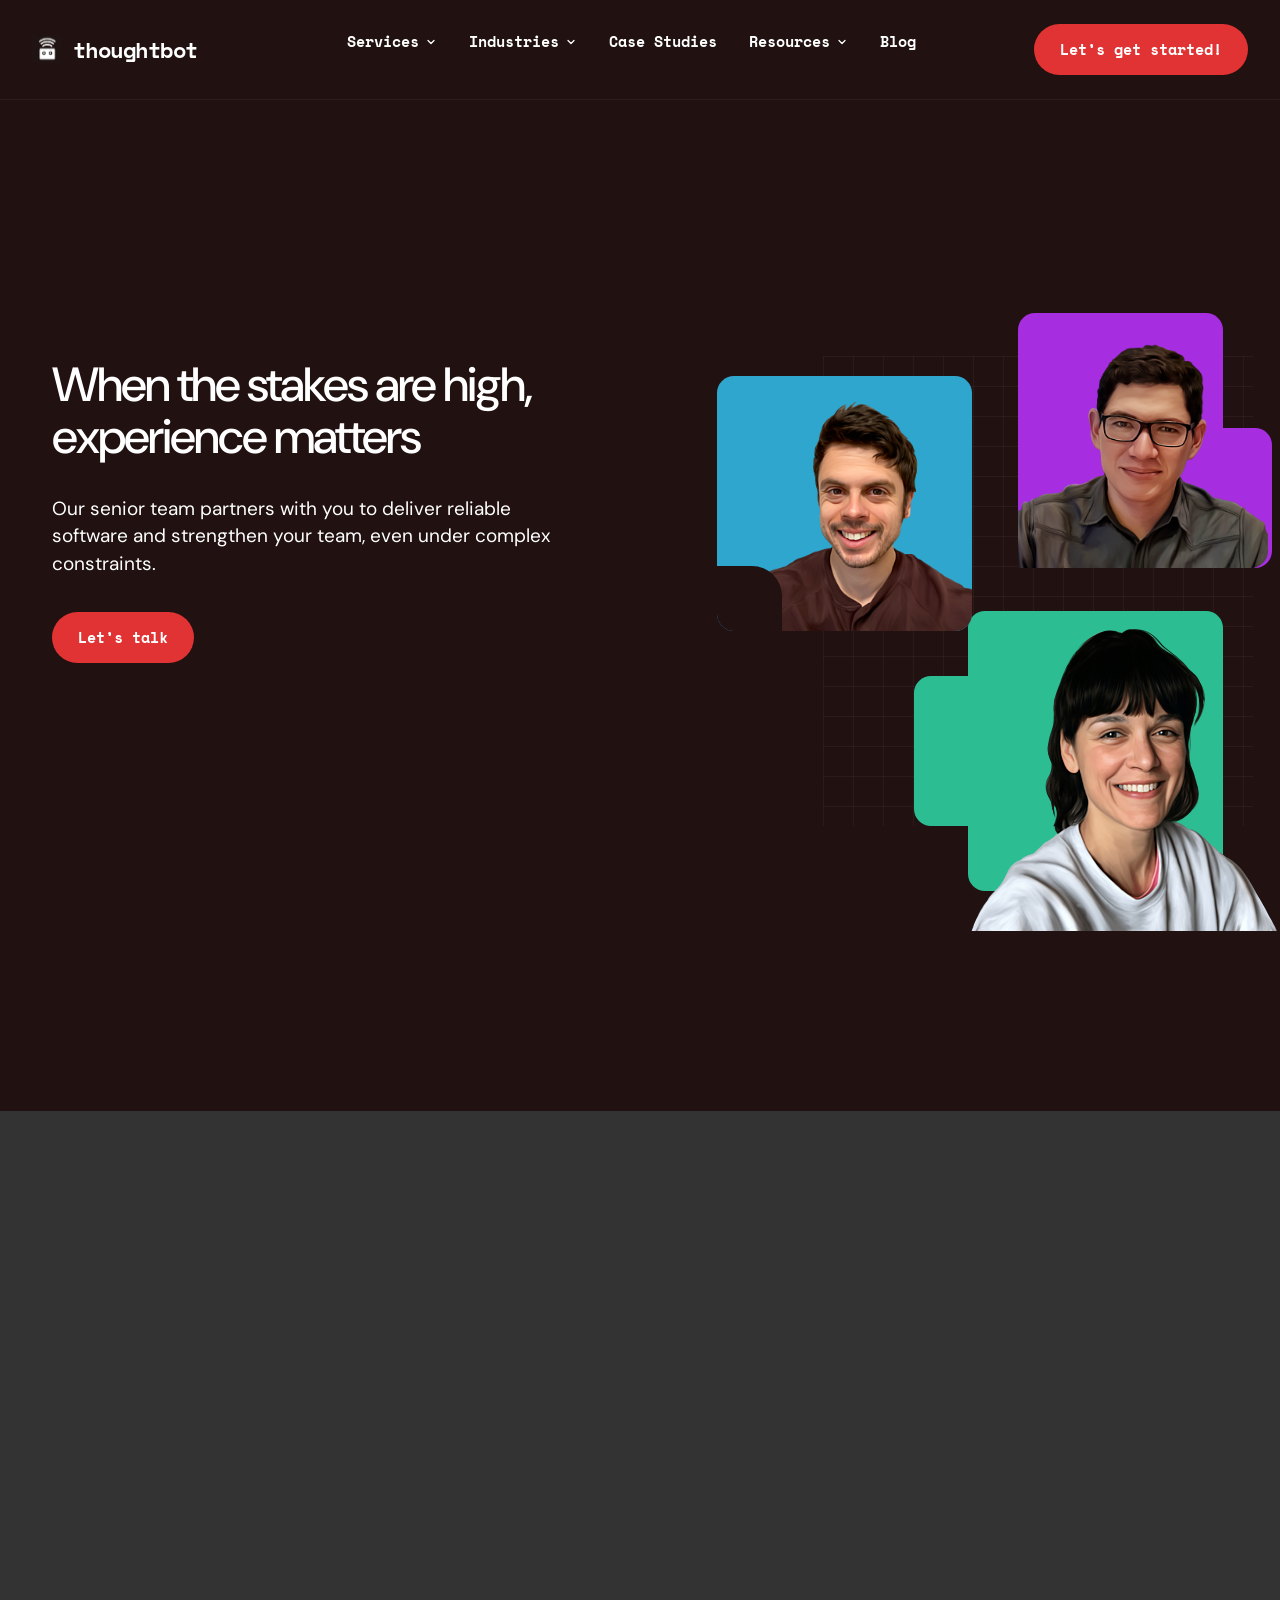
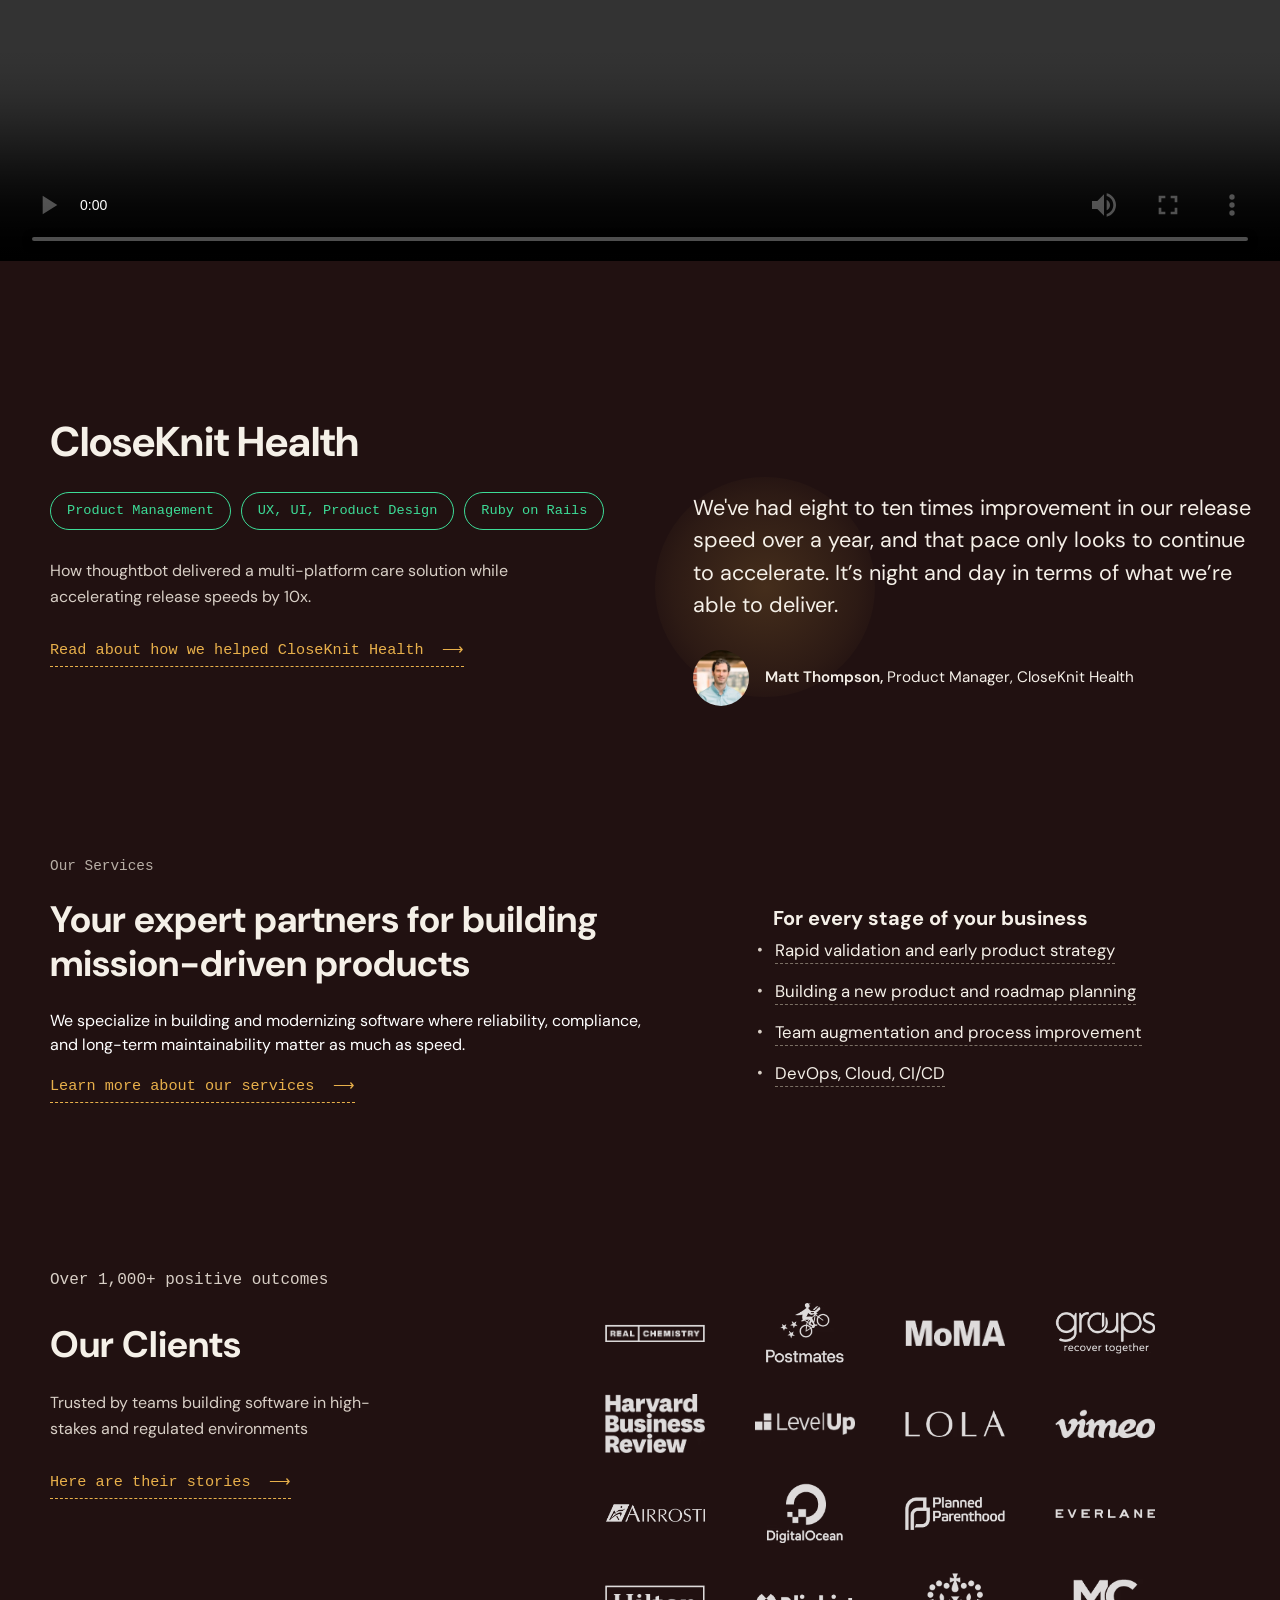
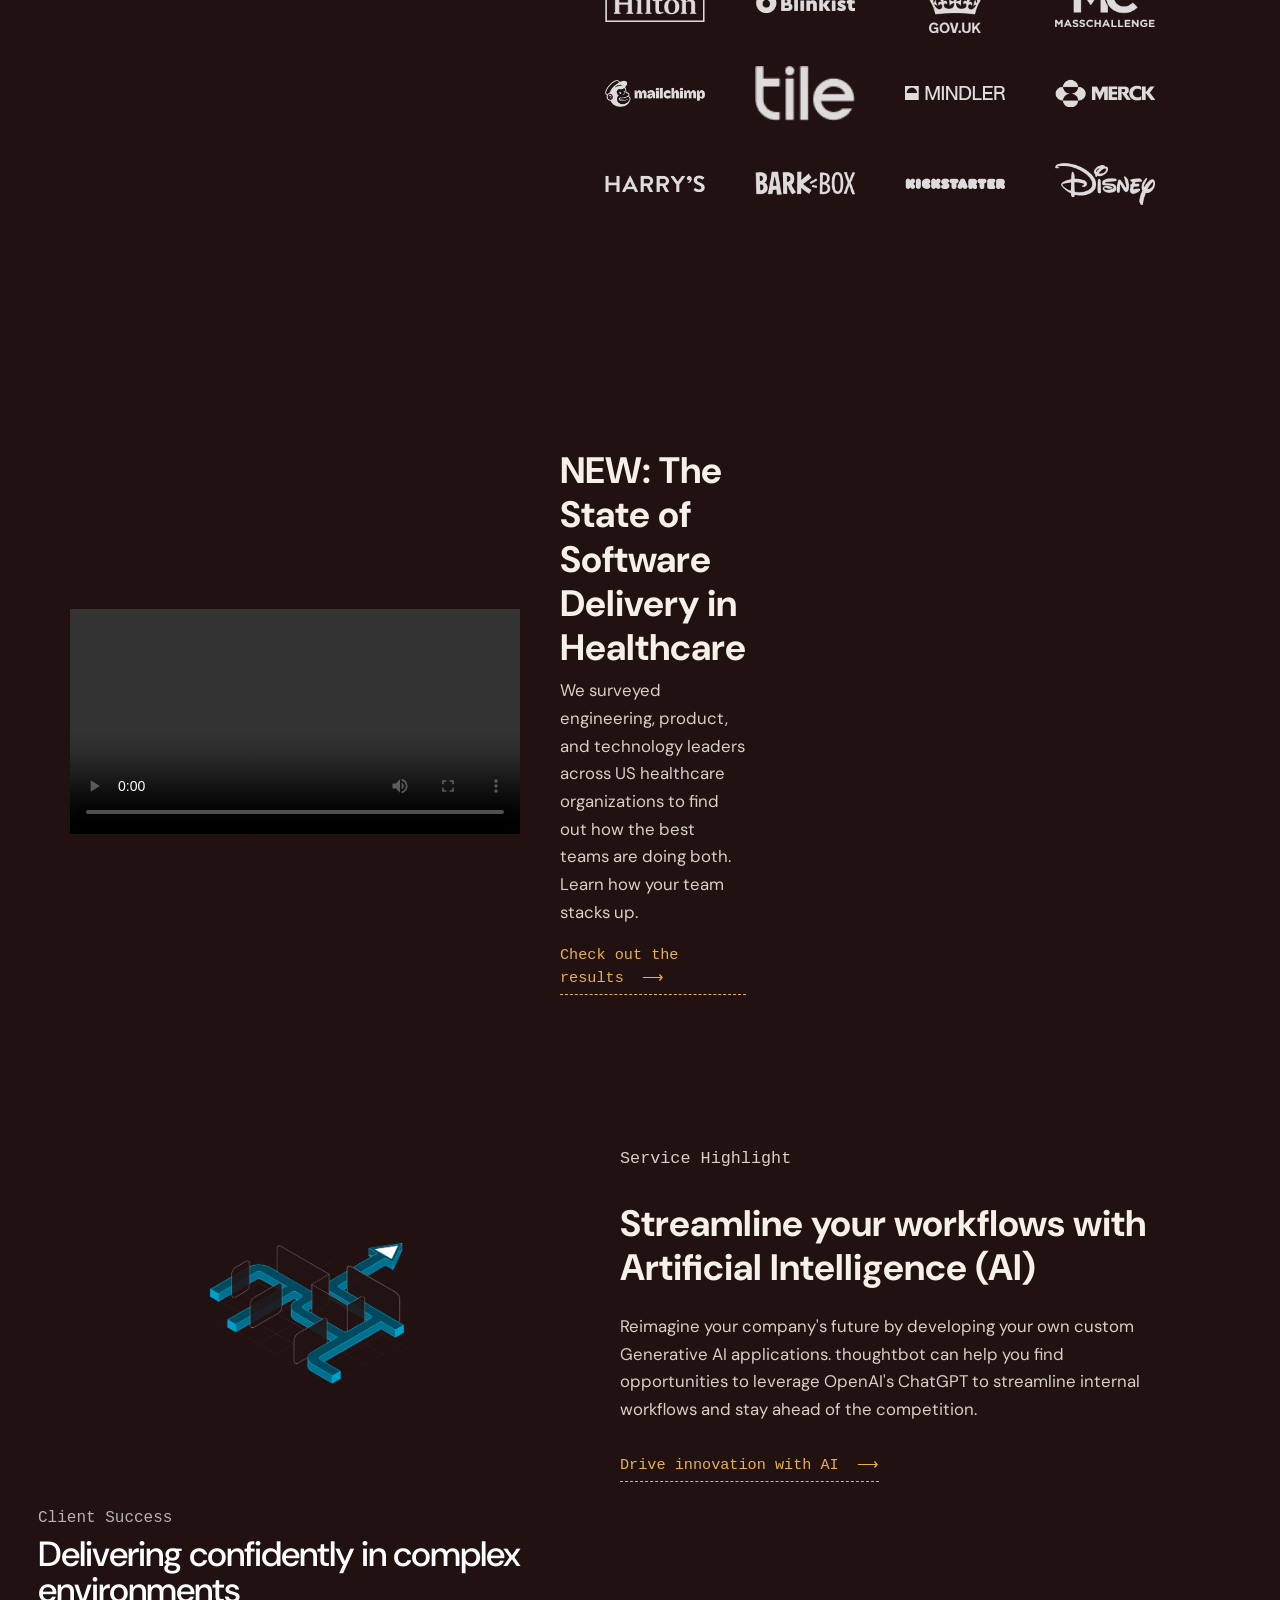
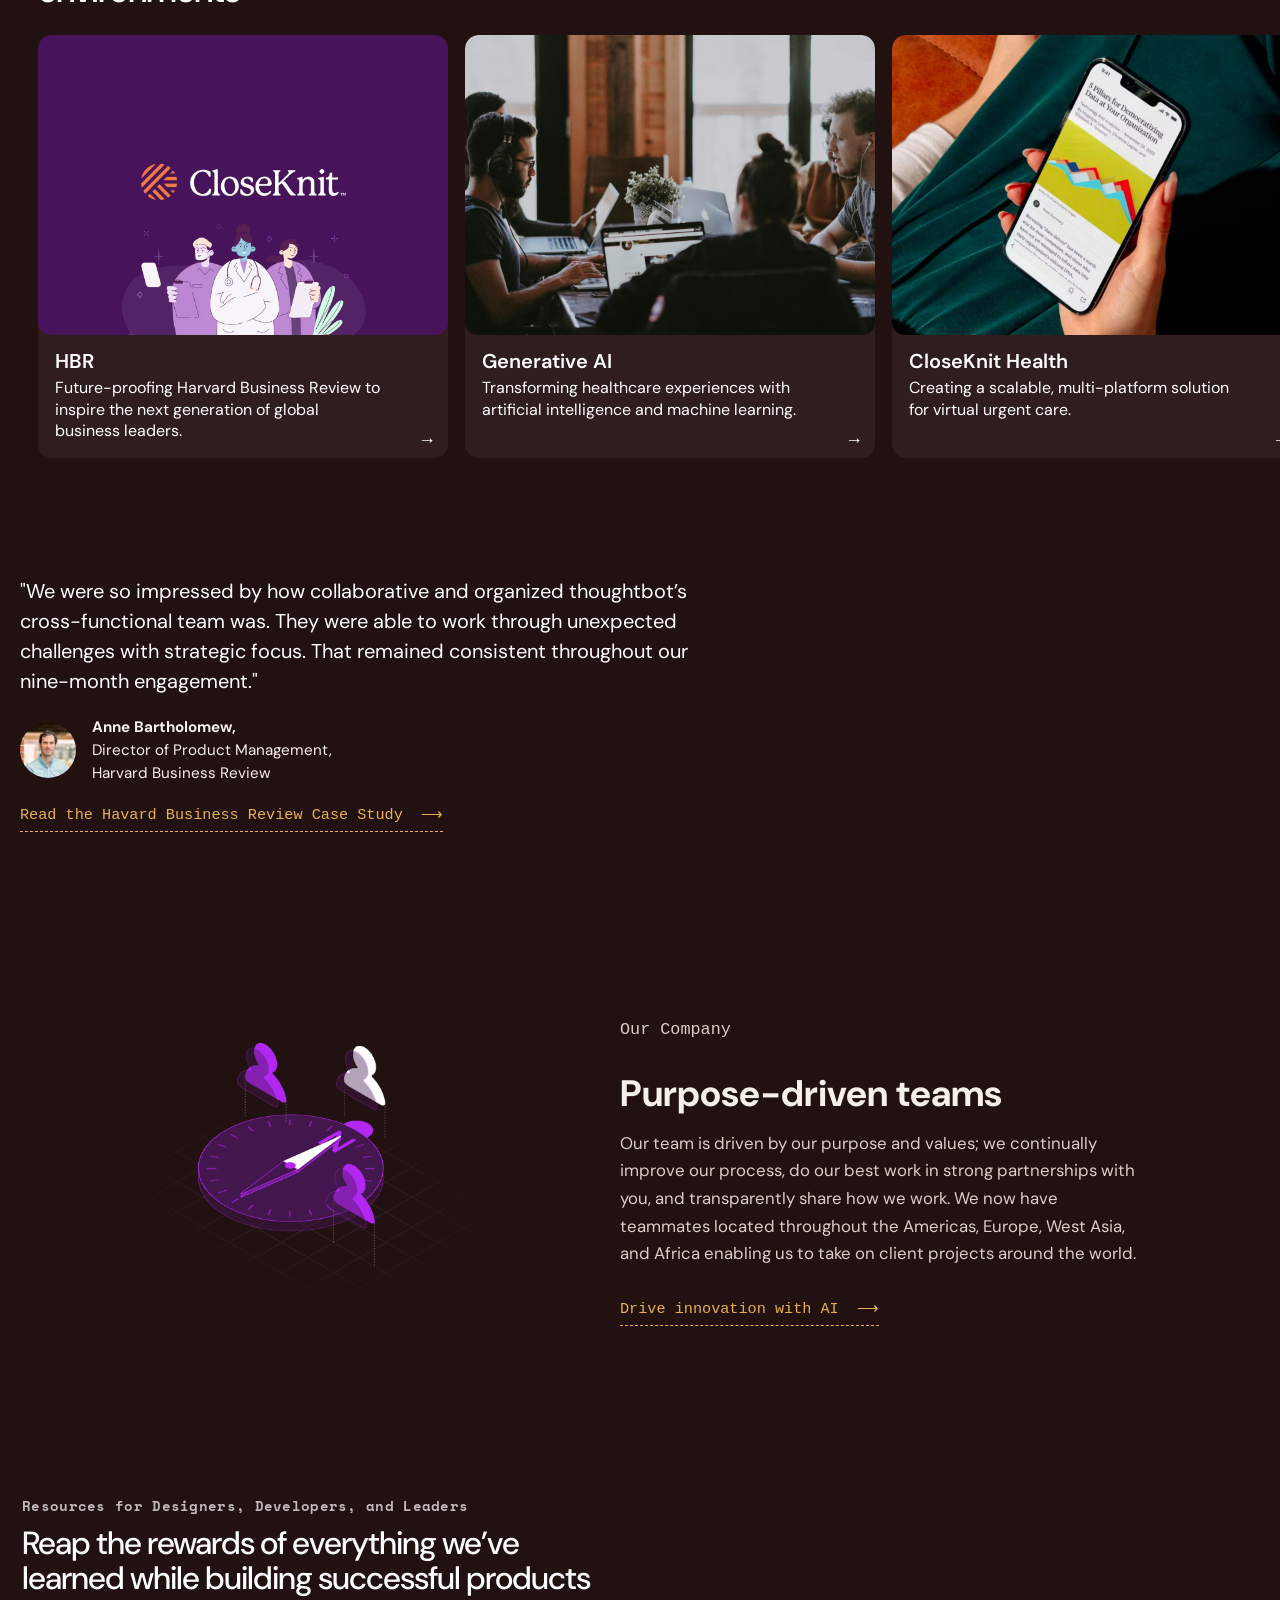
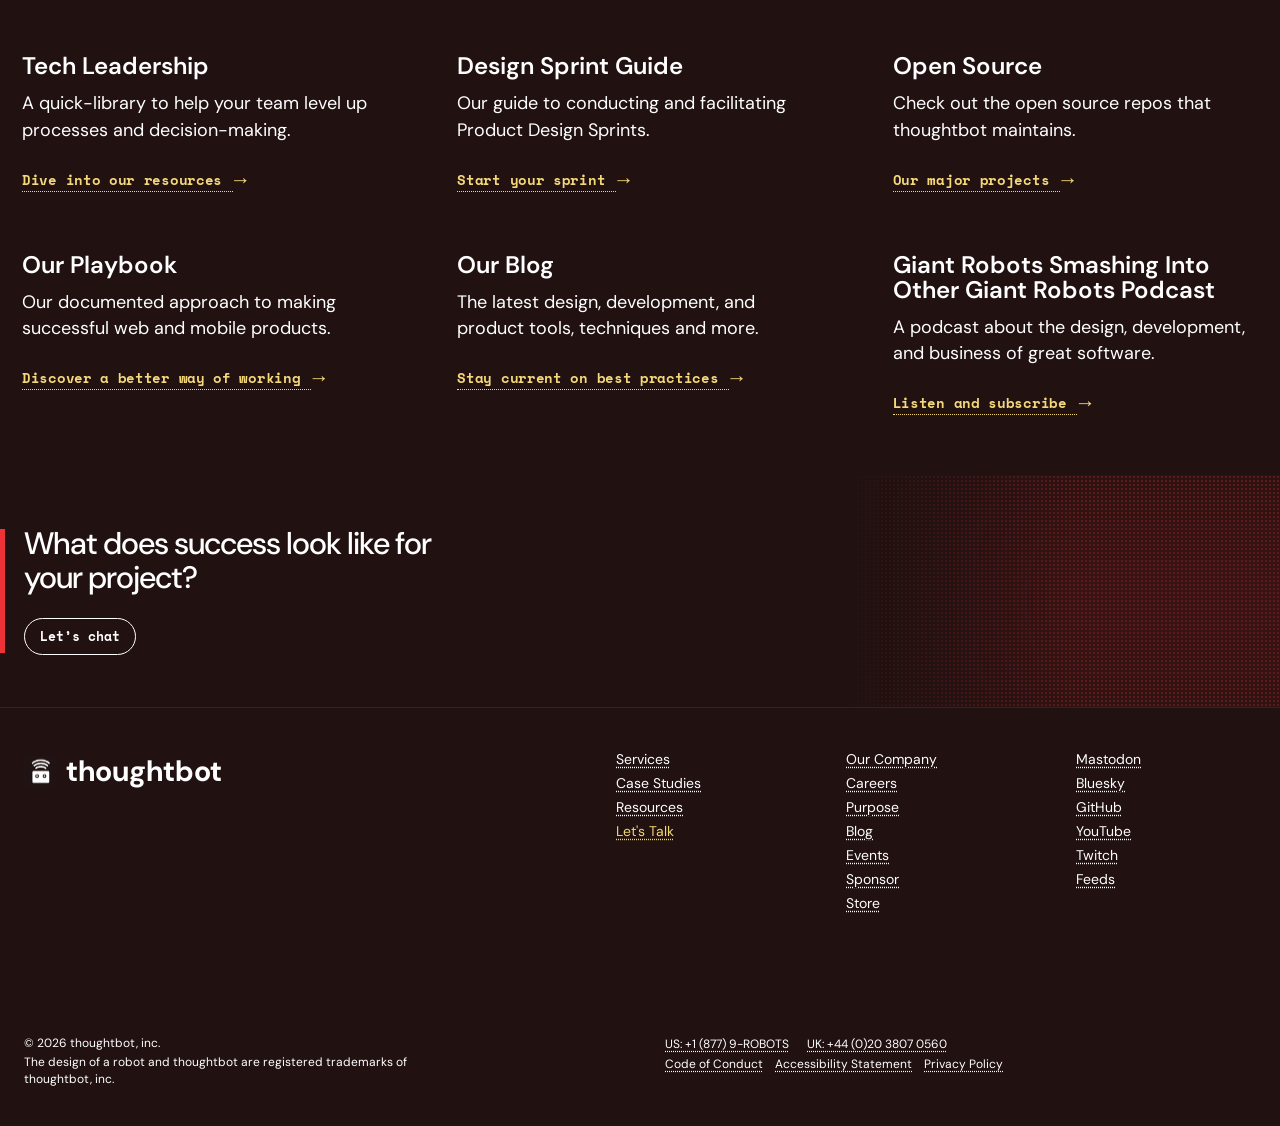
<file: index.html>
<!DOCTYPE html>
<html lang="en">

<head>
    <meta charset="UTF-8">
    <meta name="viewport" content="width=device-width, initial-scale=1.0">

    <title>Thoughtbot</title>

    <link href="https://cdn.jsdelivr.net/npm/bootstrap@5.3.3/dist/css/bootstrap.min.css" rel="stylesheet">

    <link rel="stylesheet" ref="https://cdn.jsdelivr.net/npm/bootstrap-icons@1.11.3/font/bootstrap-icons.min.css">

    <link rel="preconnect" href="https://fonts.googleapis.com">
    <link rel="preconnect" href="https://fonts.gstatic.com" crossorigin>

    <link
        href="https://fonts.googleapis.com/css2?family=DM+Sans:wght@400;500;600;700&family=Space+Mono:wght@400;700&display=swap"
        rel="stylesheet">

    <link rel="stylesheet" href="style.css">

</head>

<body>

    <header class="navbar-header">
        <nav class="navbar">

            <a href="#" class="brand-logo">
                <img src="./image/logo.png" alt="thoughtbot logo" class="brand-logo-img">
                <span class="brand-text">thoughtbot</span>
            </a>

            <ul class="nav-links">

                <li class="has-dropdown1">
                    <a href="#" class="nav-item">
                        Services
                        <svg class="chevron-icon" viewBox="0 0 24 24" fill="none" stroke="currentColor"
                            stroke-width="2.5" stroke-linecap="round" stroke-linejoin="round">
                            <polyline points="6 9 12 15 18 9"></polyline>
                        </svg>
                    </a>


                    <div class="mega-dropdown">
                        <div class="mega-dropdown-content">

                            <div class="dropdown-column">
                                <h3 class="column-title">Development</h3>
                                <ul>
                                    <li><a href="#">Ruby on Rails</a></li>
                                    <li><a href="#">Hotwire</a></li>
                                    <li><a href="#">AI and Machine Learning</a></li>
                                    <li><a href="#">Maintenance</a></li>
                                    <li><a href="#">Mobile</a></li>
                                </ul>
                            </div>

                            <div class="dropdown-column">
                                <h3 class="column-title">Design</h3>
                                <ul>
                                    <li><a href="#">Shaping Sprints</a></li>
                                    <li><a href="#">UX, UI, and Product Design</a></li>
                                    <li><a href="#">Design Systems</a></li>
                                </ul>
                            </div>

                            <div class="dropdown-column">
                                <h3 class="column-title">Product</h3>
                                <ul>
                                    <li><a href="#">MVP</a></li>
                                    <li><a href="#">Product Management</a></li>
                                    <li><a href="#">Accessibility</a></li>
                                </ul>
                            </div>

                            <div class="dropdown-column">
                                <h3 class="column-title">Team and Processes</h3>
                                <ul>
                                    <li><a href="#">Team Augmentation</a></li>
                                    <li><a href="#">Fractional Leadership</a></li>
                                </ul>
                            </div>

                        </div>

                        <div class="mega-dropdown-footer">
                            <a href="#" class="view-all-link">View all Services &rarr;</a>
                        </div>
                    </div>
                </li>

                <li class="has-dropdown2">
                    <a href="#" class="nav-item">
                        Industries
                        <svg class="chevron-icon2" viewBox="0 0 24 24" fill="none" stroke="currentColor"
                            stroke-width="2.5" stroke-linecap="round" stroke-linejoin="round">
                            <polyline points="6 9 12 15 18 9"></polyline>
                        </svg>
                    </a>

                    <div class="mega-dropdown2">
                        <div class="mega-dropdown-content">

                            <div class="dropdown-column2">
                                <h3 class="column-title1">Healthcare</h3>
                            </div>

                            <div class="dropdown-column">
                                <h3 class="column-title">Insurance</h3>
                            </div>

                            <div class="dropdown-column">
                                <h3 class="column-title">Finance</h3>
                            </div>

                        </div>
                    </div>
                </li>

                <li>
                    <a href="#" class="nav-item">Case Studies</a>
                </li>

                <li class="has-dropdown3">
                    <a href="#" class="nav-item">
                        Resources
                        <svg class="chevron-icon3" viewBox="0 0 24 24" fill="none" stroke="currentColor"
                            stroke-width="2.5" stroke-linecap="round" stroke-linejoin="round">
                            <polyline points="6 9 12 15 18 9"></polyline>
                        </svg>
                    </a>

                    <div class="mega-dropdown3">
                        <div class="mega-dropdown3-content">

                            <div class="dropdown-column3">
                                <h3 class="column-title3">Development</h3>
                                <ul>
                                    <li><a href="#">Tech Leaderhip Resources</a></li>
                                    <li><a href="#">Open Source</a></li>
                                    <li><a href="#">Agent Skills</a></li>
                                    <li><a href="#">Books</a></li>
                                    <li><a href="#">The Bike Shed Podcast</a></li>
                                    <li><a href="#">Live Streaming on Youtube</a></li>
                                    <li><a href="#">Conference Talks</a></li>
                                </ul>
                            </div>

                            <div class="dropdown-column3">
                                <h3 class="column-title3">The Business of Great Software</h3>
                                <ul>
                                    <li><a href="#">Play Book</a></li>
                                    <li><a href="#">Giant Robots Smashing into Other Giant Robots Podcast</a></li>
                                    <li><a href="#">Design Sprint Guide</a></li>
                                    <li><a href="#">Live Streaming on LinkedIn</a></li>
                                </ul>
                            </div>

                        </div>

                        <div class="mega-dropdown-footer3">
                            <a href="#" class="view-all-link">View all Services &rarr;</a>
                        </div>
                    </div>

                </li>

                <li>
                    <a href="#" class="nav-item">Blog</a>
                </li>

            </ul>

            <a href="#" class="cta-button">Let’s get started!</a>

        </nav>
    </header>



    <div class="section-divider1">
        <span>Featured case study</span>
    </div>

    <section class="hero">
        <div class="container-fluid">
            <div class="row hero-row align-items-center">
                <div class="col-lg-6 hero-left">
                    <h1>
                        When the stakes are high,
                        <br>
                        experience matters
                    </h1>

                    <p>
                        Our senior team partners with you to deliver reliable
                        software and strengthen your team, even under
                        complex constraints.
                    </p>

                    <a href="#" class="talk-btn">
                        Let’s talk
                    </a>

                </div>

                <div class="col-lg-6 hero-right">
                    <div class="people-container">
                        <div class="hero-grid"></div>
                        <div class="blue-person">

                            <img src="./image/imgi_51_Steve_Polito.png" alt="Team member">
                        </div>

                        <div class="purple-person">

                            <img src="./image/imgi_47_Diego_Oliveria_.png" alt="Team member">
                        </div>

                        <div class="green-shape">
                            <img src="./image/imgi_49_Valeria_Graffeo.png" alt="Team member">
                        </div>
                    </div>
                </div>
            </div>
        </div>
    </section>

    <script src="https://cdn.jsdelivr.net/npm/bootstrap@5.3.3/dist/js/bootstrap.bundle.min.js">
    </script>


    <section class="thoughtbot2">
        <div class="first-video">
            <video src="./image/thoughbot2.mp4" controls></video>
        </div>
    </section>

    <section class="container1">

        <div class="left">
            <h1>CloseKnit Health</h1>
            <div class="tags">

                <span class="tag">Product Management</span>
                <span class="tag">UX, UI, Product Design</span>
                <span class="tag">Ruby on Rails</span>
            </div>
            <p>How thoughtbot delivered a multi-platform care solution while accelerating release speeds by 10x.</p>
            <a href="#" class="cta">Read about how we helped CloseKnit Health &nbsp;&#10230;</a>
        </div>


        <div class="right">
            <div class="glow"></div>
            <div class="quote-block">
                <span class="quote-mark"></span>
                <p class="quote-text">We've had eight to ten times improvement in our release speed over a year, and
                    that pace only looks to continue to accelerate. It&rsquo;s night and day in terms of what
                    we&rsquo;re able to deliver.</p>
                <div class="attribution">
                    <img class="avatar" src="./image/imgi_4_a35a7111-0877-4116-8ecf-7b08fa1ad0fe_Matthew-Thompson.jpg"
                        alt="Matt Thompson">
                    <div class="attribution-text"><strong>Matt Thompson,</strong> Product Manager, CloseKnit Health
                    </div>
                </div>
            </div>
        </div>
    </section>


    <section class="container2">

        <div class="left1">
            <p class="header">Our Services</p>
            <h6 class="headline">Your expert partners for building mission-driven products</h6>
            <p>We specialize in building and modernizing software where reliability, compliance, and long-term
                maintainability matter as much as speed.</p>
            <a href="#" class="cta">Learn more about our services &nbsp;&#10230;</a>
        </div>

        <div class="right">
            <h3>For every stage of your business</h3>
            <ul class="service-list">
                <li><a href="#">Rapid validation and early product strategy</a></li>
                <li><a href="#">Building a new product and roadmap planning</a></li>
                <li><a href="#">Team augmentation and process improvement</a></li>
                <li><a href="#">DevOps, Cloud, CI/CD</a></li>
            </ul>
        </div>

    </section>


    <section class="container3">
        <div class="left">
            <p class="header2">Over 1,000+ positive outcomes</p>
            <h2 class="headline">Our Clients</h2>
            <p>Trusted by teams building software in high-stakes and regulated environments</p>
            <a href="#" class="cta">Here are their stories &nbsp;&#10230;</a>
        </div>

        <div class="right">
            <div class="logo-grid">
                <div class="logo"><img src="./image/real chemistry.png" alt="Client logo 1"></div>
                <div class="logo"><img src="./image/postmates.png" alt="Client logo 2"></div>
                <div class="logo"><img src="./image/moma.png" alt="Client logo 3"></div>
                <div class="logo"><img src="./image/groups.png" alt="Client logo 4"></div>

                <div class="logo"><img src="./image/havard business review.png" alt="Client logo 5"></div>
                <div class="logo"><img src="./image/levelup.png" alt="Client logo 6"></div>
                <div class="logo"><img src="./image/lola.png" alt="Client logo 7"></div>
                <div class="logo"><img src="./image/vimeo.png" alt="Client logo 8"></div>

                <div class="logo"><img src="./image/airrostle.png" alt="Client logo 9"></div>
                <div class="logo"><img src="./image/digital rename.png" alt="Client logo 10"></div>
                <div class="logo"><img src="./image/planned parenthood.png" alt="Client logo 11"></div>
                <div class="logo"><img src="./image/everlane (2).png" alt="Client logo 12"></div>

                <div class="logo"><img src="./image/hilton.png" alt="Client logo 13"></div>
                <div class="logo"><img src="./image/blinkist.png" alt="Client logo 14"></div>
                <div class="logo"><img src="./image/gov.uk.png" alt="Client logo 15"></div>
                <div class="logo"><img src="./image/MC.png" alt="Client logo 16"></div>

                <div class="logo"><img src="./image/mailchimp.png" alt="Client logo 17"></div>
                <div class="logo"><img src="./image/tile.png" alt="Client logo 18"></div>
                <div class="logo"><img src="./image/mindler.png" alt="Client logo 19"></div>
                <div class="logo"><img src="./image/merck.png" alt="Client logo 20"></div>

                <div class="logo"><img src="./image/harry.png" alt="Client logo 21"></div>
                <div class="logo"><img src="./image/bark box.png" alt="Client logo 22"></div>
                <div class="logo"><img src="./image/kickstarter.png" alt="Client logo 23"></div>
                <div class="logo"><img src="./image/disney.png" alt="Client logo 24"></div>
            </div>
        </div>

        <section class="video-container1">
            <div class="left-container">
                <video src="./image/thoughtbot.mp4" controls width="500px"></video>
            </div>

            <div class="right2">
                <h3>NEW: The State of Software Delivery in Healthcare</h3>
                <p class="content11">We surveyed engineering, product, and technology leaders across US healthcare
                    organizations to find out how the best teams are doing both. Learn how your team stacks up.</p>
                <a href="#" class="new-cta">Check out the results &nbsp;&#10230;</a>
            </div>
        </section>

    </section>

    <section class="container4">
        <div class="illustration">
            <img src="./image/streamline.png" alt="AI workflow illustration">
        </div>

        <div class="text-block1">
            <p class="header4">Service Highlight</p>
            <h2 class="headline">Streamline your workflows with Artificial Intelligence (AI)</h2>
            <p>Reimagine your company's future by developing your own custom Generative AI applications. thoughtbot can
                help you find opportunities to leverage OpenAI's ChatGPT to streamline internal workflows and stay ahead
                of the competition.</p>
            <a href="#" class="cta">Drive innovation with AI &nbsp;&#10230;</a>
        </div>
    </section>

    <section class="client-success">
        <div class="client-success-container">
            <div class="client-success-heading">
                <p class="success-label">
                    Client Success
                </p>
                <h2>
                    Delivering confidently in complex
                    <br>
                    environments
                </h2>
            </div>

            <div class="success-grid">
                <article class="success-card">
                    <div class="success-image">
                        <img src="image/imgi_78_dee4f34d-9119-4eec-9be3-974af6ea0d19_case-study-card__Closeknit.png"
                            alt="HBR project">
                    </div>
                    <div class="success-card-content">
                        <h3>HBR</h3>
                        <p>
                            Future-proofing Harvard Business Review to inspire the next
                            generation of global business leaders.
                        </p>

                    </div>

                    <a href="#" class="success-arrow">
                        →
                    </a>

                </article>

                <article class="success-card">
                    <div class="success-image">
                        <img src="image/imgi_77_ad-yQJ1ZCF7ETOK1_confidential-healthcare-case-study-card.jpg"
                            alt="Generative AI project">
                    </div>
                    <div class="success-card-content">
                        <h3>
                            Generative AI
                        </h3>

                        <p>
                            Transforming healthcare experiences with artificial intelligence
                            and machine learning.
                        </p>

                    </div>

                    <a href="#" class="success-arrow">
                        →
                    </a>

                </article>

                <article class="success-card">
                    <div class="success-image">
                        <img src="image/imgi_76_ad-yRp1ZCF7ETOK5_hbr-case-study-card (1).jpg"
                            alt="CloseKnit Health project">
                    </div>

                    <div class="success-card-content">

                        <h3>
                            CloseKnit Health
                        </h3>

                        <p>
                            Creating a scalable, multi-platform solution for
                            virtual urgent care.
                        </p>
                    </div>

                    <a href="#" class="success-arrow">
                        →
                    </a>

                </article>
            </div>
        </div>
    </section>


    <div class="text-block2">
        <p>"We were so impressed by how collaborative and organized thoughtbot’s cross-functional
            team was. They were able to work through unexpected challenges with strategic focus. That remained
            consistent throughout our nine-month engagement."</p>
        <div class="attribution2">
            <img class="avatar2" src="image/imgi_4_a35a7111-0877-4116-8ecf-7b08fa1ad0fe_Matthew-Thompson.jpg"
                alt="Matt Thompson">
            <div class="attribution-text2"><strong>Anne Bartholomew,</strong><br> Director of Product Management,<br>
                Harvard Business Review
            </div>
        </div>
        <a href="#" class="cta2">Read the Havard Business Review Case Study &nbsp;&#10230;</a>
    </div>


    <section class="container5">
        <div class="illustration2">
            <img src="./image/purpose.png" alt="AI workflow illustration">
        </div>

        <div class="text-block3">
            <p class="header5">Our Company</p>
            <h2 class="headline2">Purpose-driven teams</h2>
            <p>Our team is driven by our purpose and values; we continually improve our process, do our best work in
                strong partnerships with you, and transparently share how we work. We now have teammates located
                throughout the Americas, Europe, West Asia, and Africa enabling us to take on client projects around the
                world.</p>
            <a href="#" class="cta">Drive innovation with AI &nbsp;&#10230;</a>
        </div>
    </section>


    <section class="resources-section">
        <div class="resources-container">
            <div class="resources-heading">
                <p class="resources-label">
                    Resources for Designers, Developers, and Leaders
                </p>
                <h2>
                    Reap the rewards of everything we’ve
                    <br>
                    learned while building successful products
                </h2>
            </div>

            <div class="resources-grid">
                <article class="resource-card">
                    <h3>Tech Leadership</h3>
                    <p>
                        A quick-library to help your team level up processes
                        and decision-making.
                    </p>
                    <a href="#">
                        Dive into our resources
                        <span>→</span>
                    </a>
                </article>

                <article class="resource-card">
                    <h3>Design Sprint Guide</h3>
                    <p>
                        Our guide to conducting and facilitating Product
                        Design Sprints.
                    </p>
                    <a href="#">
                        Start your sprint
                        <span>→</span>
                    </a>
                </article>

                <article class="resource-card">
                    <h3>Open Source</h3>
                    <p>
                        Check out the open source repos that
                        thoughtbot maintains.
                    </p>
                    <a href="#">
                        Our major projects
                        <span>→</span>
                    </a>
                </article>
                <article class="resource-card">
                    <h3>Our Playbook</h3>
                    <p>
                        Our documented approach to making successful web
                        and mobile products.
                    </p>
                    <a href="#">
                        Discover a better way of working
                        <span>→</span>
                    </a>
                </article>

                <article class="resource-card">
                    <h3>Our Blog</h3>
                    <p>
                        The latest design, development, and product tools,
                        techniques and more.
                    </p>
                    <a href="#">
                        Stay current on best practices
                        <span>→</span>
                    </a>
                </article>

                <article class="resource-card">
                    <h3>
                        Giant Robots Smashing Into Other Giant
                        Robots Podcast
                    </h3>
                    <p>
                        A podcast about the design, development, and
                        business of great software.
                    </p>
                    <a href="#">
                        Listen and subscribe
                        <span>→</span>
                    </a>
                </article>
            </div>
        </div>
    </section>


    <footer class="site-footer">
        <section class="footer-cta">

            <div class="cta-content">

                <h2>
                    What does success look like for
                    <br>
                    your project?
                </h2>

                <a href="#" class="chat-button">
                    Let’s chat
                </a>

            </div>
            <div class="cta-texture"></div>

        </section>


        <div class="footer-main">
            <div class="footer-content">
                <div class="footer-brand">
                    <a href="#" class="footer-logo">
                        <img src="./image/logo.png" alt="">
                        <span>thoughtbot</span>

                    </a>

                </div>

                <div class="footer-column">
                    <a href="./otherpages/services.html">Services</a>
                    <a href="#">Case Studies</a>
                    <a href="./otherpages/resources.html">Resources</a>
                    <a href="#" class="yellow-link">
                        Let's Talk
                    </a>
                </div>

                <div class="footer-column">
                    <a href="./otherpages/ourcompany.html">Our Company</a>
                    <a href="./otherpages/career.html">Careers</a>
                    <a href="#">Purpose</a>
                    <a href="#">Blog</a>
                    <a href="#">Events</a>
                    <a href="#">Sponsor</a>
                    <a href="#">Store</a>

                </div>

                <div class="footer-column">
                    <a href="#">Mastodon</a>
                    <a href="#">Bluesky</a>
                    <a href="#">GitHub</a>
                    <a href="#">YouTube</a>
                    <a href="#">Twitch</a>
                    <a href="#">Feeds</a>
                </div>
            </div>

            <div class="footer-bottom">



                <div class="copyright">

                    <p>
                        © 2026 thoughtbot, inc.
                    </p>

                    <p>
                        The design of a robot and thoughtbot are registered trademarks of
                        <br>
                        thoughtbot, inc.
                    </p>

                </div>



                <div class="footer-legal">

                    <div class="phone-numbers">

                        <a href="#">
                            US: +1 (877) 9-ROBOTS
                        </a>

                        <a href="#">
                            UK: +44 (0)20 3807 0560
                        </a>

                    </div>


                    <div class="legal-links">

                        <a href="#">
                            Code of Conduct
                        </a>

                        <a href="#">
                            Accessibility Statement
                        </a>

                        <a href="#">
                            Privacy Policy
                        </a>

                    </div>

                </div>


            </div>
        </div>

    </footer>

</body>

</html>
</file>
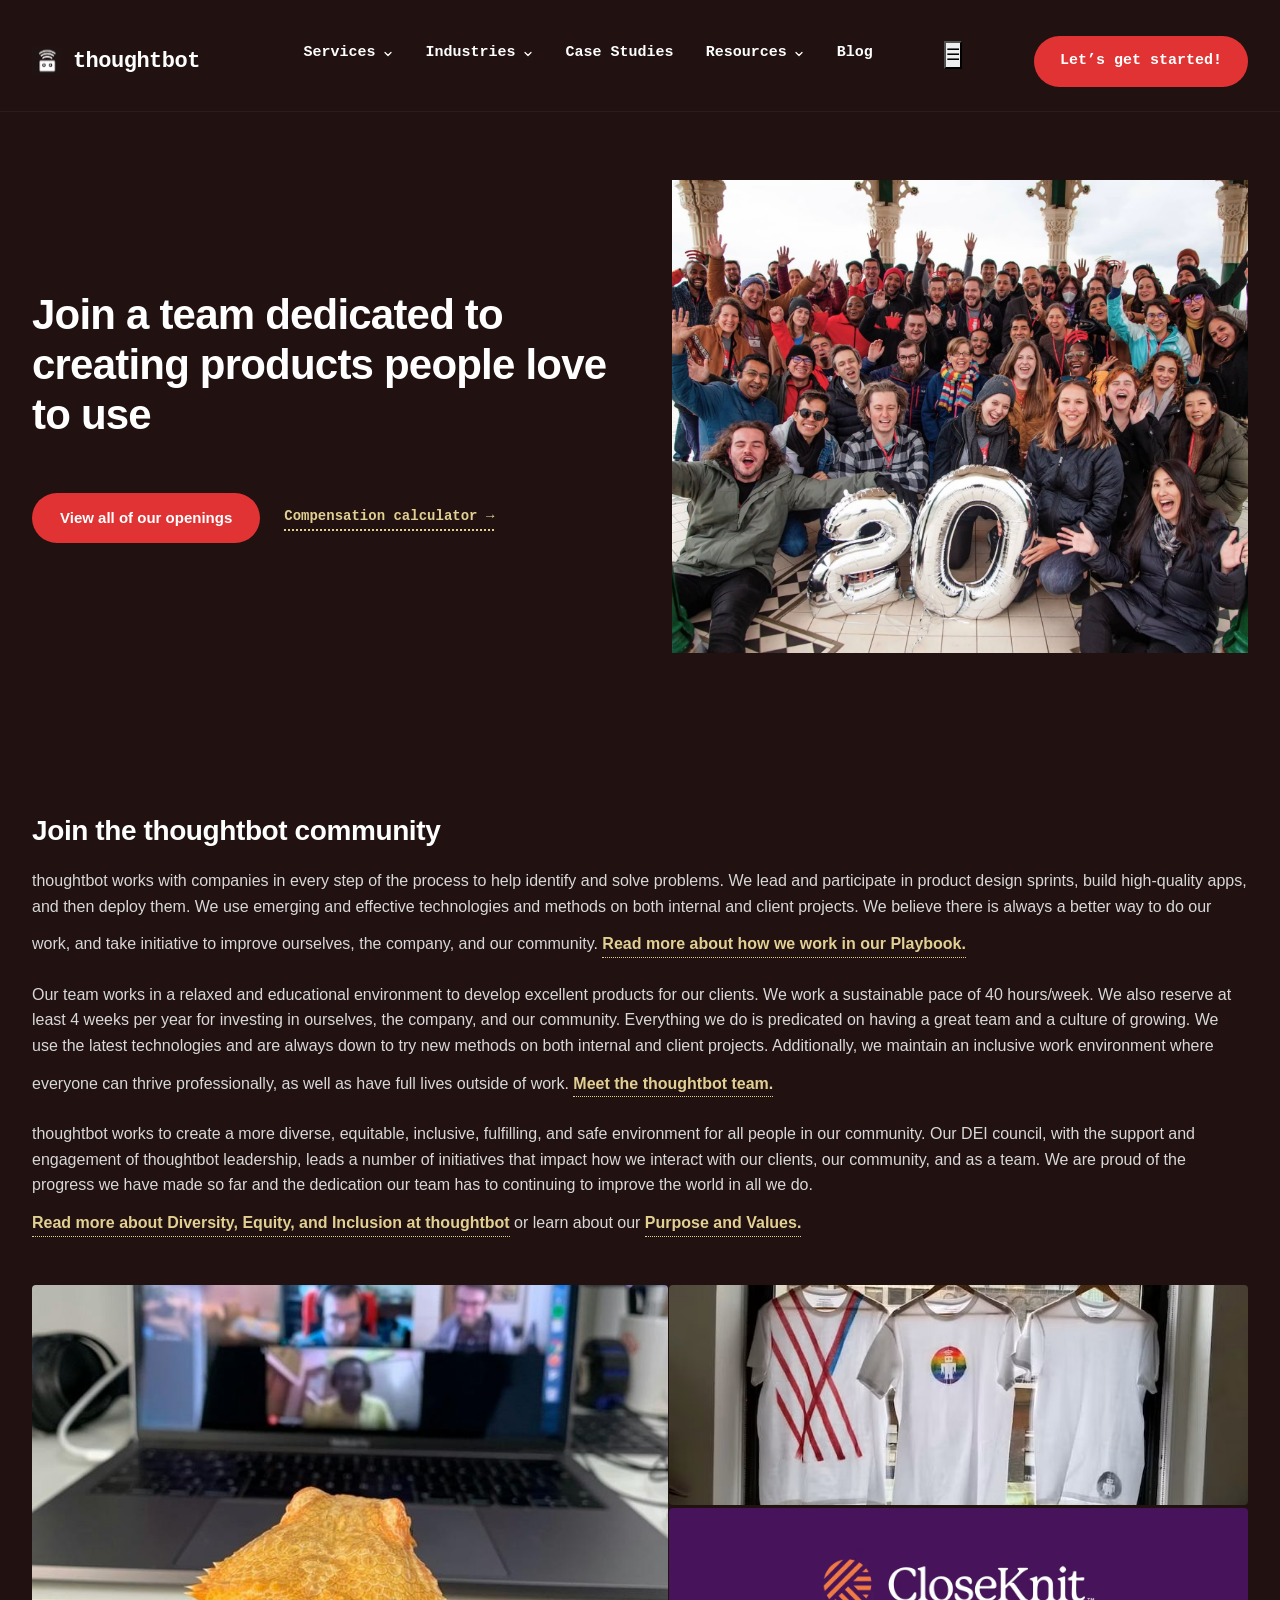
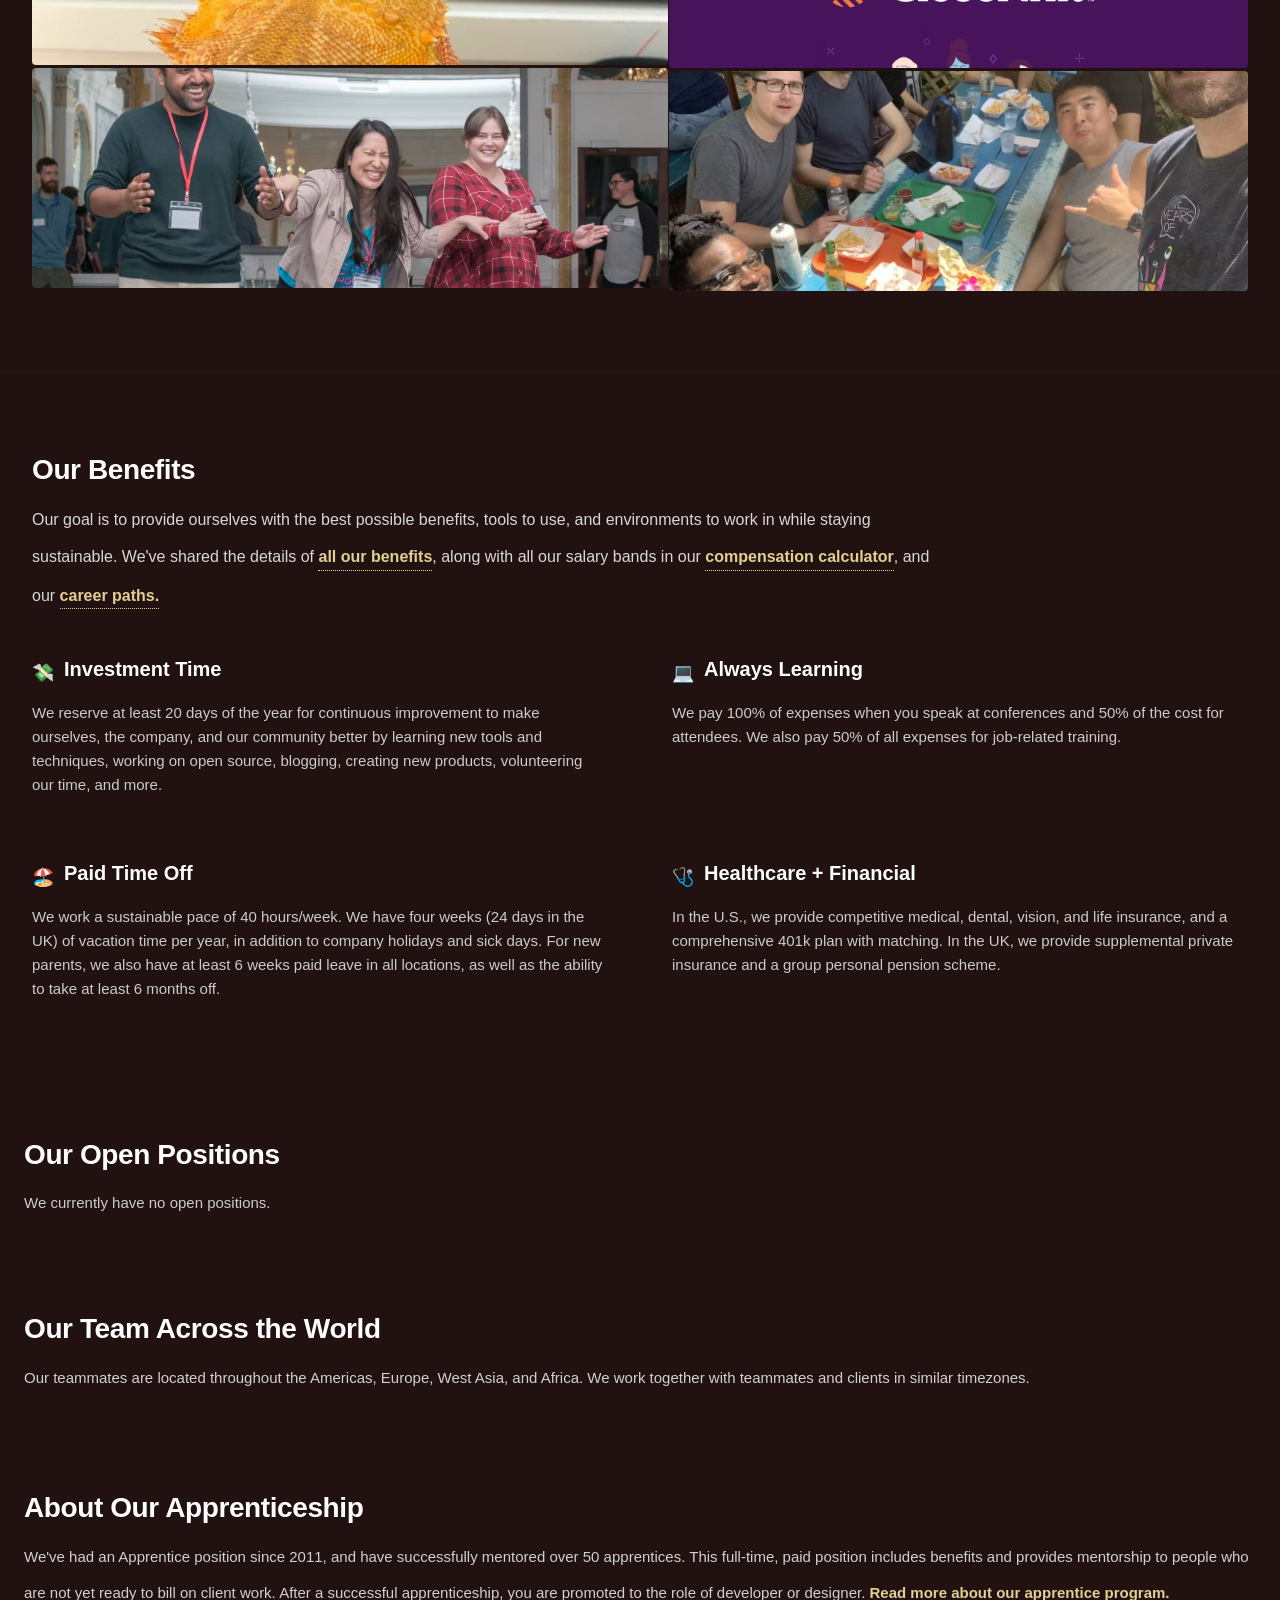
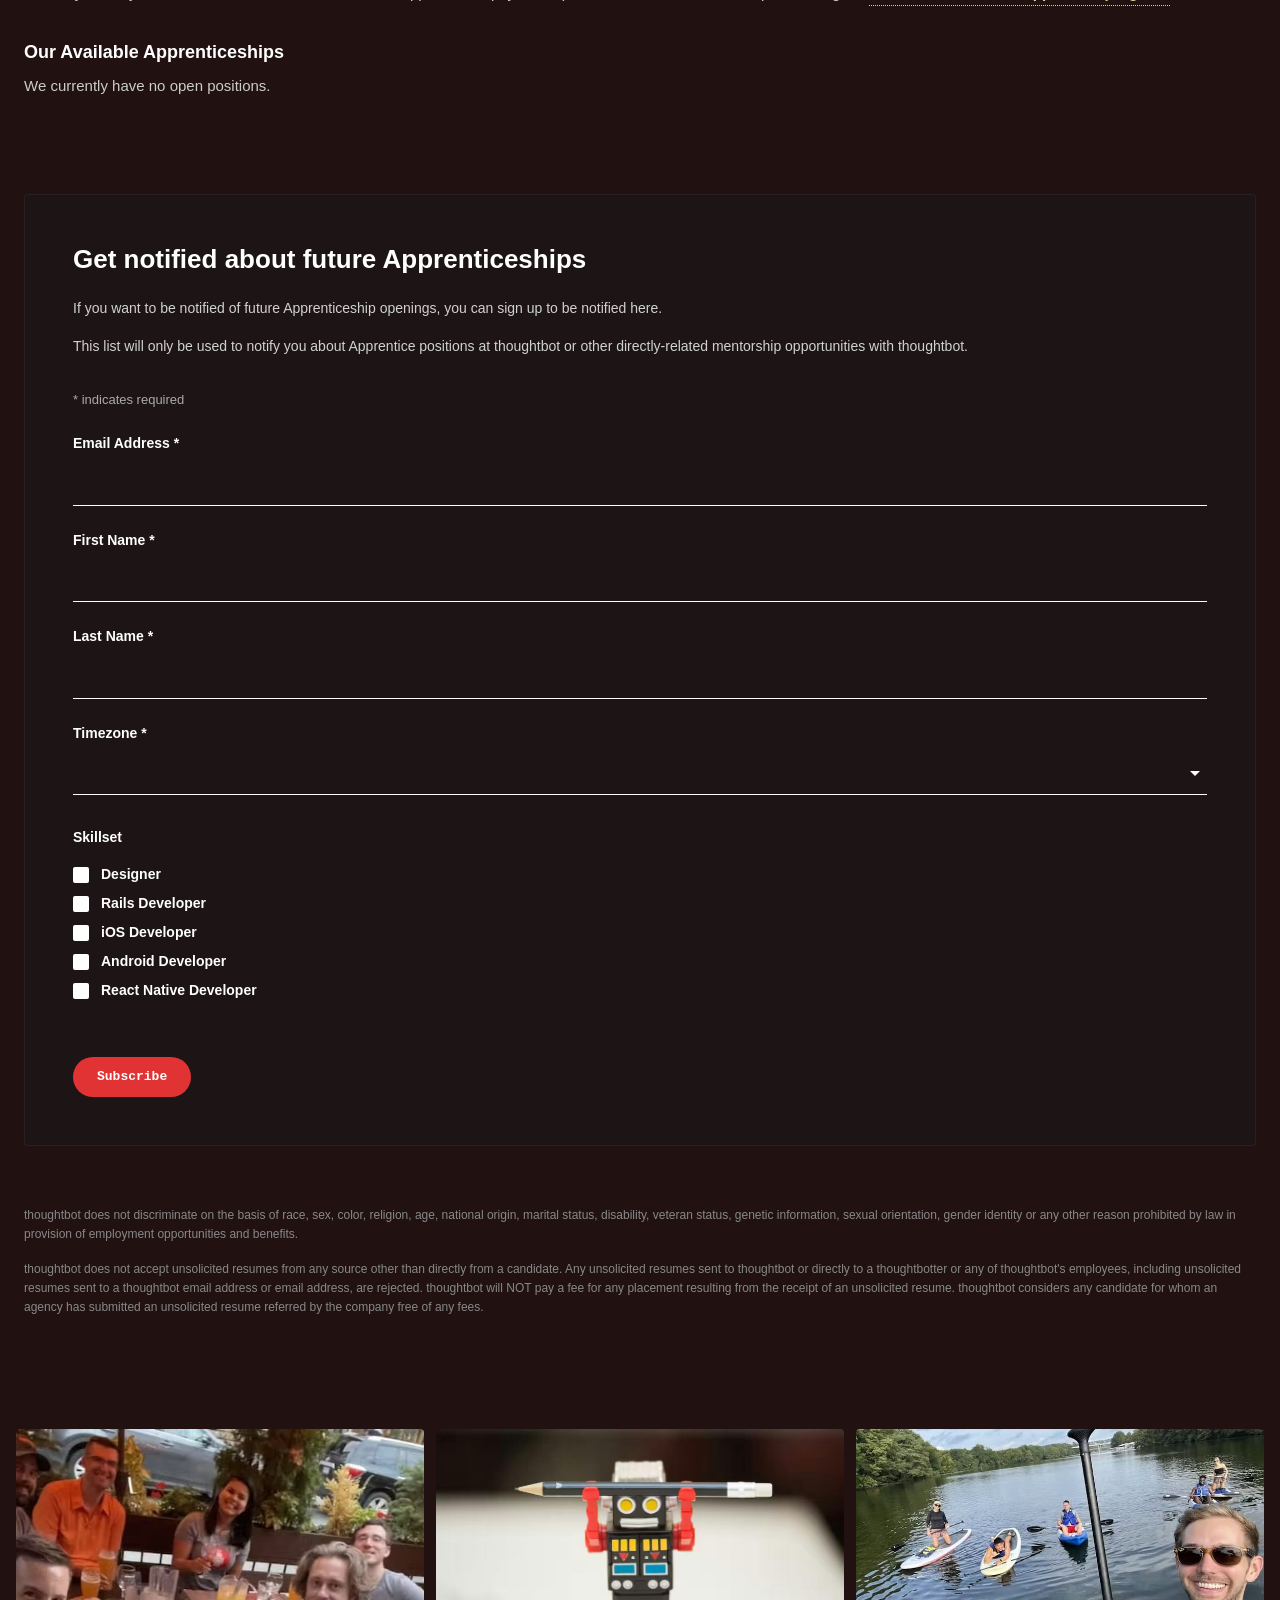
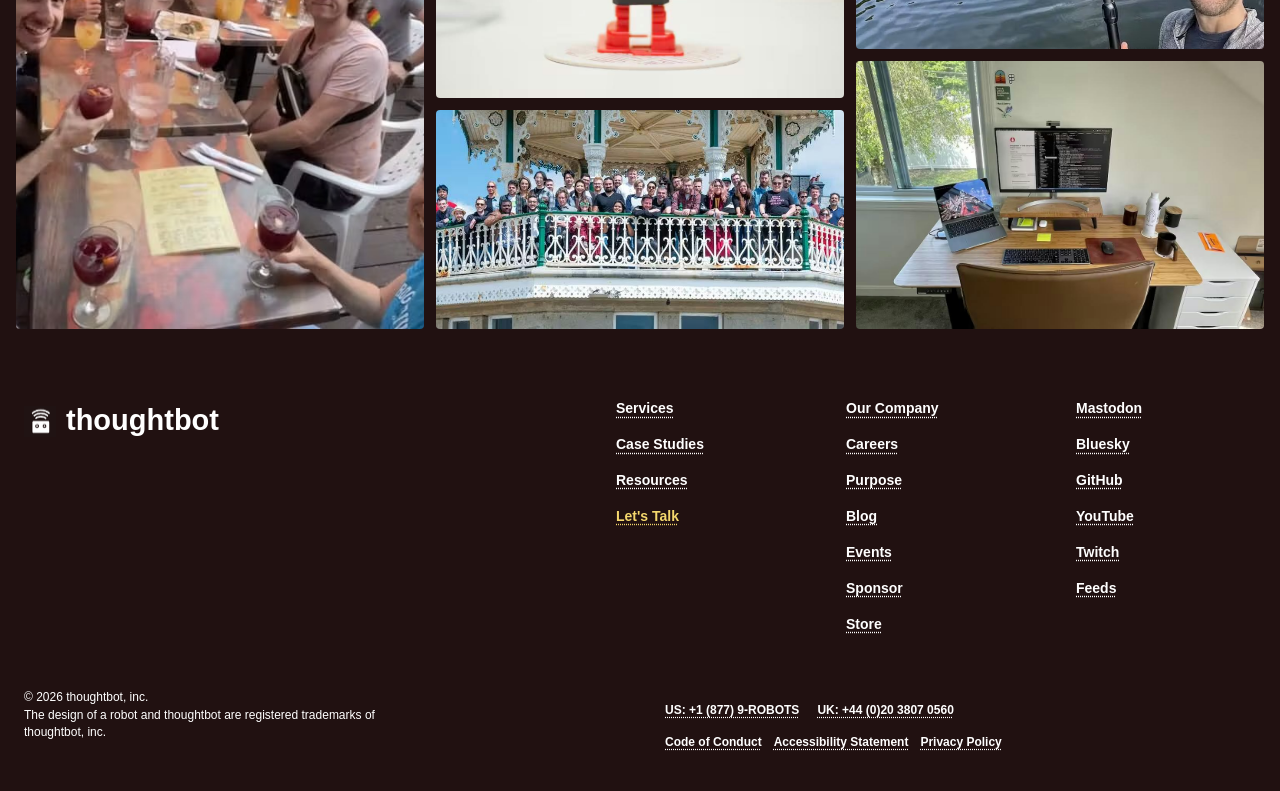
<file: otherpages/career.html>
<!DOCTYPE html>
<html lang="en">

<head>
    <meta charset="UTF-8">
    <meta name="viewport" content="width=device-width, initial-scale=1.0">

    <title>Thoughtbot</title>

    <link href="https://cdn.jsdelivr.net/npm/bootstrap@5.3.3/dist/css/bootstrap.min.css" rel="stylesheet">

    <link rel="stylesheet" ref="https://cdn.jsdelivr.net/npm/bootstrap-icons@1.11.3/font/bootstrap-icons.min.css">

    <link rel="preconnect" href="https://fonts.googleapis.com">
    <link rel="preconnect" href="https://fonts.gstatic.com" crossorigin>

    <link rel="stylesheet"
        href="https://fonts.googleapis.com/css2?family=Material+Symbols+Outlined:opsz,wght,FILL,GRAD@20..48,100..700,0..1,-50..200&icon_names=menu" />

    <link rel="stylesheet" href="career.css">
</head>

<body>


    <header class="navbar-header">
        <nav class="navbar">

            <a href="#" class="brand-logo">
                <img src="./image/logo.png" alt="thoughtbot logo" class="brand-logo-img">
                <span class="brand-text">thoughtbot</span>
            </a>

        
            <ul class="nav-links">
                <li class="has-dropdown">
                    <a href="#" class="nav-item">
                        Services
                        <svg class="chevron-icon" viewBox="0 0 24 24" fill="none" stroke="currentColor"
                            stroke-width="2.5" stroke-linecap="round" stroke-linejoin="round">
                            <polyline points="6 9 12 15 18 9"></polyline>
                        </svg>
                    </a>
                </li>


                <li>
                    <a href="#" class="nav-item">
                        Industries
                        <svg class="chevron-icon" viewBox="0 0 24 24" fill="none" stroke="currentColor"
                            stroke-width="2.5" stroke-linecap="round" stroke-linejoin="round">
                            <polyline points="6 9 12 15 18 9"></polyline>
                        </svg>
                    </a>
                </li>

                <li>
                    <a href="#" class="nav-item">Case Studies</a>
                </li>

                <li>
                    <a href="#" class="nav-item">
                        Resources
                        <svg class="chevron-icon" viewBox="0 0 24 24" fill="none" stroke="currentColor"
                            stroke-width="2.5" stroke-linecap="round" stroke-linejoin="round">
                            <polyline points="6 9 12 15 18 9"></polyline>
                        </svg>
                    </a>
                </li>

                <li>
                    <a href="#" class="nav-item">Blog</a>
                </li>

            </ul>

             <button class="hamburger" aria-label="Open menu">
                ☰
            </button>
            
            <a href="#" class="cta-button">Let’s get started!</a>

        </nav>
    </header>

    <section class="careers-hero-section">
        <div class="careers-hero-container">

            <div class="careers-hero-text">
                <h1 class="hero-title">
                    Join a team dedicated to creating products people love to use
                </h1>

                <div class="hero-actions">
                    <a href="#" class="btn-primary">View all of our openings</a>
                    <a href="#" class="dotted-link">Compensation calculator &rarr;</a>
                </div>
            </div>

            <div class="careers-hero-image">
                <img src="./image/imgi_25_aTBODHNYClf9nxal_20th-team.jpg"
                    alt="Thoughtbot team photo celebrating 20 years">
            </div>

        </div>
    </section>


    <section class="community-section">
        <div class="section-container">

            <div class="community-header">
                <h2 class="main-heading">Join the thoughtbot community</h2>

                <p class="community-text">
                    thoughtbot works with companies in every step of the process to help identify and solve problems. We
                    lead and participate in product design sprints, build high-quality apps, and then deploy them. We
                    use emerging and effective technologies and methods on both internal and client projects. We believe
                    there is always a better way to do our work, and take initiative to improve ourselves, the company,
                    and our community.
                    <a href="#" class="dotted-link-inline">Read more about how we work in our Playbook.</a>
                </p>

                <p class="community-text">
                    Our team works in a relaxed and educational environment to develop excellent products for our
                    clients. We work a sustainable pace of 40 hours/week. We also reserve at least 4 weeks per year for
                    investing in ourselves, the company, and our community. Everything we do is predicated on having a
                    great team and a culture of growing. We use the latest technologies and are always down to try new
                    methods on both internal and client projects. Additionally, we maintain an inclusive work
                    environment where everyone can thrive professionally, as well as have full lives outside of work.
                    <a href="#" class="dotted-link-inline">Meet the thoughtbot team.</a>
                </p>

                <p class="community-text">
                    thoughtbot works to create a more diverse, equitable, inclusive, fulfilling, and safe environment
                    for all people in our community. Our DEI council, with the support and engagement of thoughtbot
                    leadership, leads a number of initiatives that impact how we interact with our clients, our
                    community, and as a team. We are proud of the progress we have made so far and the dedication our
                    team has to continuing to improve the world in all we do.
                    <a href="#" class="dotted-link-inline">Read more about Diversity, Equity, and Inclusion at
                        thoughtbot</a>
                    or learn about our
                    <a href="#" class="dotted-link-inline">Purpose and Values.</a>
                </p>
            </div>

            <div class="community-gallery">
                <div class="gallery-col gallery-col-left">
                    <div class="gallery-item large">
                        <img src="./image/imgi_26_8bb85c14-ea03-47d4-a15a-242da6947697_remoteWorking_Lizard.jpg"
                            alt="Team meeting on laptop with lizard in foreground">
                    </div>
                    <div class="gallery-item medium">
                        <img src="./image/imgi_15_aJT6zaTt2nPbZ-iB_ThoughtbotBrighton-LRes-116.jpg"
                            alt="Team dining together outdoors">
                    </div>
                </div>

                <div class="gallery-col gallery-col-right">
                    <div class="gallery-item medium">
                        <img src="./image/imgi_28_aLiX7GGNHVfTOmBj_ddfe3e04-5275-4a73-9189-02d6b426dc76_tb_tshirtWindow.jpg"
                            alt="Team members laughing together">
                    </div>
                    <div class="gallery-item small">
                        <img src="./image/imgi_78_dee4f34d-9119-4eec-9be3-974af6ea0d19_case-study-card__Closeknit.png"
                            alt="Hanging t-shirts display">
                    </div>
                    <div class="gallery-item medium">
                        <img src="./image/imgi_20_aLiWvGGNHVfTOl-j_8b581ab7-484b-47fd-9725-9ca29dfab01e_IMG_2109.png"
                            alt="Team members presenting at event">
                    </div>
                </div>
            </div>

        </div>
    </section>

    <section class="benefits-section">
        <div class="section-container">

            <div class="benefits-header">
                <h2 class="main-heading">Our Benefits</h2>
                <p class="benefits-intro">
                    Our goal is to provide ourselves with the best possible benefits, tools to use, and environments to
                    work in while staying sustainable. We've shared the details of
                    <a href="#" class="dotted-link-inline">all our benefits</a>,
                    along with all our salary bands in our
                    <a href="#" class="dotted-link-inline">compensation calculator</a>,
                    and our
                    <a href="#" class="dotted-link-inline">career paths.</a>
                </p>
            </div>

            <div class="benefits-grid">

                <div class="benefit-card">
                    <div class="benefit-title-wrap">
                        <span class="benefit-icon">💸</span>
                        <h3 class="benefit-title">Investment Time</h3>
                    </div>
                    <p class="benefit-desc">
                        We reserve at least 20 days of the year for continuous improvement to make ourselves, the
                        company, and our community better by learning new tools and techniques, working on open source,
                        blogging, creating new products, volunteering our time, and more.
                    </p>
                </div>

                <div class="benefit-card">
                    <div class="benefit-title-wrap">
                        <span class="benefit-icon">💻</span>
                        <h3 class="benefit-title">Always Learning</h3>
                    </div>
                    <p class="benefit-desc">
                        We pay 100% of expenses when you speak at conferences and 50% of the cost for attendees. We also
                        pay 50% of all expenses for job-related training.
                    </p>
                </div>

                <div class="benefit-card">
                    <div class="benefit-title-wrap">
                        <span class="benefit-icon">🏖️</span>
                        <h3 class="benefit-title">Paid Time Off</h3>
                    </div>
                    <p class="benefit-desc">
                        We work a sustainable pace of 40 hours/week. We have four weeks (24 days in the UK) of vacation
                        time per year, in addition to company holidays and sick days. For new parents, we also have at
                        least 6 weeks paid leave in all locations, as well as the ability to take at least 6 months off.
                    </p>
                </div>

                <div class="benefit-card">
                    <div class="benefit-title-wrap">
                        <span class="benefit-icon">🩺</span>
                        <h3 class="benefit-title">Healthcare + Financial</h3>
                    </div>
                    <p class="benefit-desc">
                        In the U.S., we provide competitive medical, dental, vision, and life insurance, and a
                        comprehensive 401k plan with matching. In the UK, we provide supplemental private insurance and
                        a group personal pension scheme.
                    </p>
                </div>

            </div>

        </div>
    </section>

    <section class="info-section">
        <div class="section-container">
            <h2 class="main-heading">Our Open Positions</h2>
            <p class="status-message">We currently have no open positions.</p>
        </div>
    </section>

    <section class="info-section">
        <div class="section-container">
            <h2 class="main-heading">Our Team Across the World</h2>
            <p class="section-paragraph">
                Our teammates are located throughout the Americas, Europe, West Asia, and Africa. We work together with
                teammates and clients in similar timezones.
            </p>
        </div>
    </section>

    <section class="info-section">
        <div class="section-container">
            <h2 class="main-heading">About Our Apprenticeship</h2>
            <p class="section-paragraph">
                We've had an Apprentice position since 2011, and have successfully mentored over 50 apprentices. This
                full-time, paid position includes benefits and provides mentorship to people who are not yet ready to
                bill on client work. After a successful apprenticeship, you are promoted to the role of developer or
                designer.
                <a href="#" class="dotted-link-inline">Read more about our apprentice program.</a>
            </p>

            <div class="sub-block">
                <h3 class="sub-heading">Our Available Apprenticeships</h3>
                <p class="status-message">We currently have no open positions.</p>
            </div>
        </div>
    </section>

    <section class="form-section">
        <div class="section-container">
            <div class="form-card">

                <h2 class="card-heading">Get notified about future Apprenticeships</h2>

                <p class="form-desc">
                    If you want to be notified of future Apprenticeship openings, you can sign up to be notified here.
                </p>
                <p class="form-desc">
                    This list will only be used to notify you about Apprentice positions at thoughtbot or other
                    directly-related mentorship opportunities with thoughtbot.
                </p>

                <form action="#" method="POST" class="notify-form">
                    <span class="required-notice">* indicates required</span>

                    <!-- Text Inputs -->
                    <div class="form-group">
                        <label for="email">Email Address <span>*</span></label>
                        <input type="email" id="email" name="email" required>
                    </div>

                    <div class="form-group">
                        <label for="first_name">First Name <span>*</span></label>
                        <input type="text" id="first_name" name="first_name" required>
                    </div>

                    <div class="form-group">
                        <label for="last_name">Last Name <span>*</span></label>
                        <input type="text" id="last_name" name="last_name" required>
                    </div>

                    <!-- Dropdown Select -->
                    <div class="form-group">
                        <label for="timezone">Timezone <span>*</span></label>
                        <select id="timezone" name="timezone" required>
                            <option value="" disabled selected hidden></option>
                            <option value="americas">Americas (UTC-3 through UTC-10)</option>
                            <option value="europe_africa">Europe, Middle East, or Africa (UTC-2 through UTC+3)</option>
                        </select>
                    </div>

                    <!-- Checkbox Options -->
                    <div class="form-group checkboxes-group">
                        <label class="group-label">Skillset</label>

                        <label class="checkbox-label">
                            <input type="checkbox" name="skillset" value="designer">
                            <span class="custom-checkbox"></span>
                            Designer
                        </label>

                        <label class="checkbox-label">
                            <input type="checkbox" name="skillset" value="rails">
                            <span class="custom-checkbox"></span>
                            Rails Developer
                        </label>

                        <label class="checkbox-label">
                            <input type="checkbox" name="skillset" value="ios">
                            <span class="custom-checkbox"></span>
                            iOS Developer
                        </label>

                        <label class="checkbox-label">
                            <input type="checkbox" name="skillset" value="android">
                            <span class="custom-checkbox"></span>
                            Android Developer
                        </label>

                        <label class="checkbox-label">
                            <input type="checkbox" name="skillset" value="react_native">
                            <span class="custom-checkbox"></span>
                            React Native Developer
                        </label>
                    </div>

                    <button type="submit" class="submit-btn">Subscribe</button>
                </form>

            </div>
        </div>
    </section>

    <section class="legal-disclaimer-section">
        <div class="section-container">
            <p class="disclaimer-text">
                thoughtbot does not discriminate on the basis of race, sex, color, religion, age, national origin,
                marital status, disability, veteran status, genetic information, sexual orientation, gender identity or
                any other reason prohibited by law in provision of employment opportunities and benefits.
            </p>
            <p class="disclaimer-text">
                thoughtbot does not accept unsolicited resumes from any source other than directly from a candidate. Any
                unsolicited resumes sent to thoughtbot or directly to a thoughtbotter or any of thoughtbot's employees,
                including unsolicited resumes sent to a thoughtbot email address or email address, are rejected.
                thoughtbot will NOT pay a fee for any placement resulting from the receipt of an unsolicited resume.
                thoughtbot considers any candidate for whom an agency has submitted an unsolicited resume referred by
                the company free of any fees.
            </p>
        </div>
    </section>

    <section class="gallery-section">
        <div class="gallery-container">

            <div class="gallery-item item-tall">
                <img src="image/imgi_17_aLiX9WGNHVfTOmBq_bff0c887-4190-4b66-b1b1-e367169f7e8e_img_5424.jpg"
                    alt="Team outdoor dining together">
            </div>

            <div class="gallery-middle-col">
                <div class="gallery-item item-top-mid">
                    <img src="./image/imgi_21_aLiWMWGNHVfTOl9R_fd783a18-9a31-4fbe-b383-1f12fb180f21_mini_robot.jpg"
                        alt="Lego robot holding a pencil">
                </div>
                <div class="gallery-item item-bottom-mid">
                    <img src="./image/imgi_22_aLiWx2GNHVfTOl-q_aJT6zKTt2nPbZ-iA_ThoughtbotBrighton-LRes-165.jpg"
                        alt="Team members kayaking on a river">
                </div>
            </div>

            <div class="gallery-right-col">
                <div class="gallery-item item-top-right">
                    <img src="./image/imgi_23_aLiUzGGNHVfTOl5b_a70cf179-8874-4009-b164-d3f1ca43db32_IMG_7573.jpg"
                        alt="Large group team photo on a gazebo">
                </div>
                <div class="gallery-item item-bottom-right">
                    <img src="./image/imgi_24_aLiW0WGNHVfTOl-y_cf2ac09a-c24a-4d59-b582-277798be4bc8_IMG_3039.jpg"
                        alt="Desk setup with dual monitors">
                </div>
            </div>

        </div>
    </section>

    <div class="footer-main">
        <div class="footer-content">
            <div class="footer-brand">
                <a href="#" class="footer-logo">
                    <img src="./image/logo.png" alt="">
                    <span>thoughtbot</span>

                </a>

            </div>

            <div class="footer-column">
                <a href="./otherpages/services.html">Services</a>
                <a href="#">Case Studies</a>
                <a href="./otherpages/resources.html">Resources</a>
                <a href="#" class="yellow-link">
                    Let's Talk
                </a>
            </div>

            <div class="footer-column">
                <a href="./otherpages/ourcompany.html">Our Company</a>
                <a href="./otherpages/career.html">Careers</a>
                <a href="#">Purpose</a>
                <a href="#">Blog</a>
                <a href="#">Events</a>
                <a href="#">Sponsor</a>
                <a href="#">Store</a>

            </div>

            <div class="footer-column">
                <a href="#">Mastodon</a>
                <a href="#">Bluesky</a>
                <a href="#">GitHub</a>
                <a href="#">YouTube</a>
                <a href="#">Twitch</a>
                <a href="#">Feeds</a>
            </div>
        </div>

        <div class="footer-bottom">



            <div class="copyright">

                <p>
                    © 2026 thoughtbot, inc.
                </p>

                <p>
                    The design of a robot and thoughtbot are registered trademarks of
                    <br>
                    thoughtbot, inc.
                </p>

            </div>



            <!-- Contact / Legal -->

            <div class="footer-legal">

                <div class="phone-numbers">

                    <a href="#">
                        US: +1 (877) 9-ROBOTS
                    </a>

                    <a href="#">
                        UK: +44 (0)20 3807 0560
                    </a>

                </div>


                <div class="legal-links">

                    <a href="#">
                        Code of Conduct
                    </a>

                    <a href="#">
                        Accessibility Statement
                    </a>

                    <a href="#">
                        Privacy Policy
                    </a>

                </div>

            </div>


        </div>
</body>

</html>
</file>
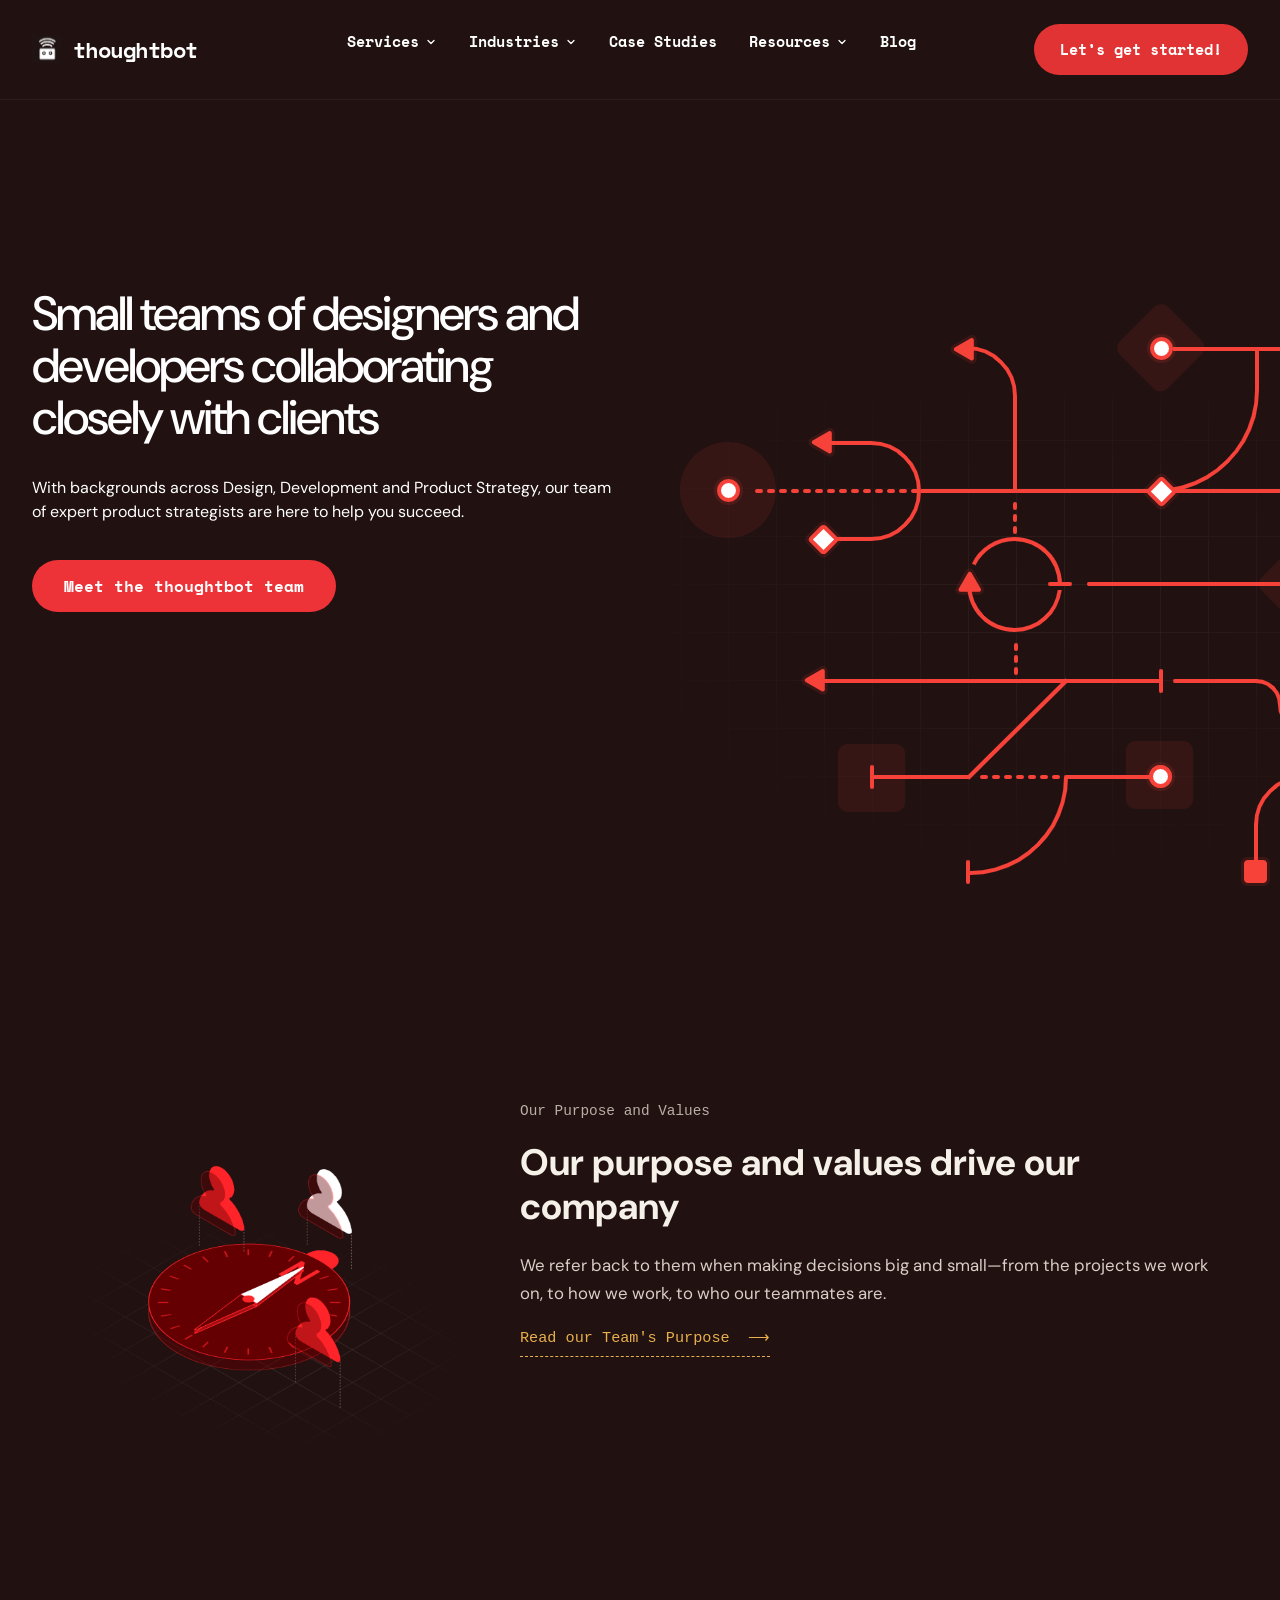
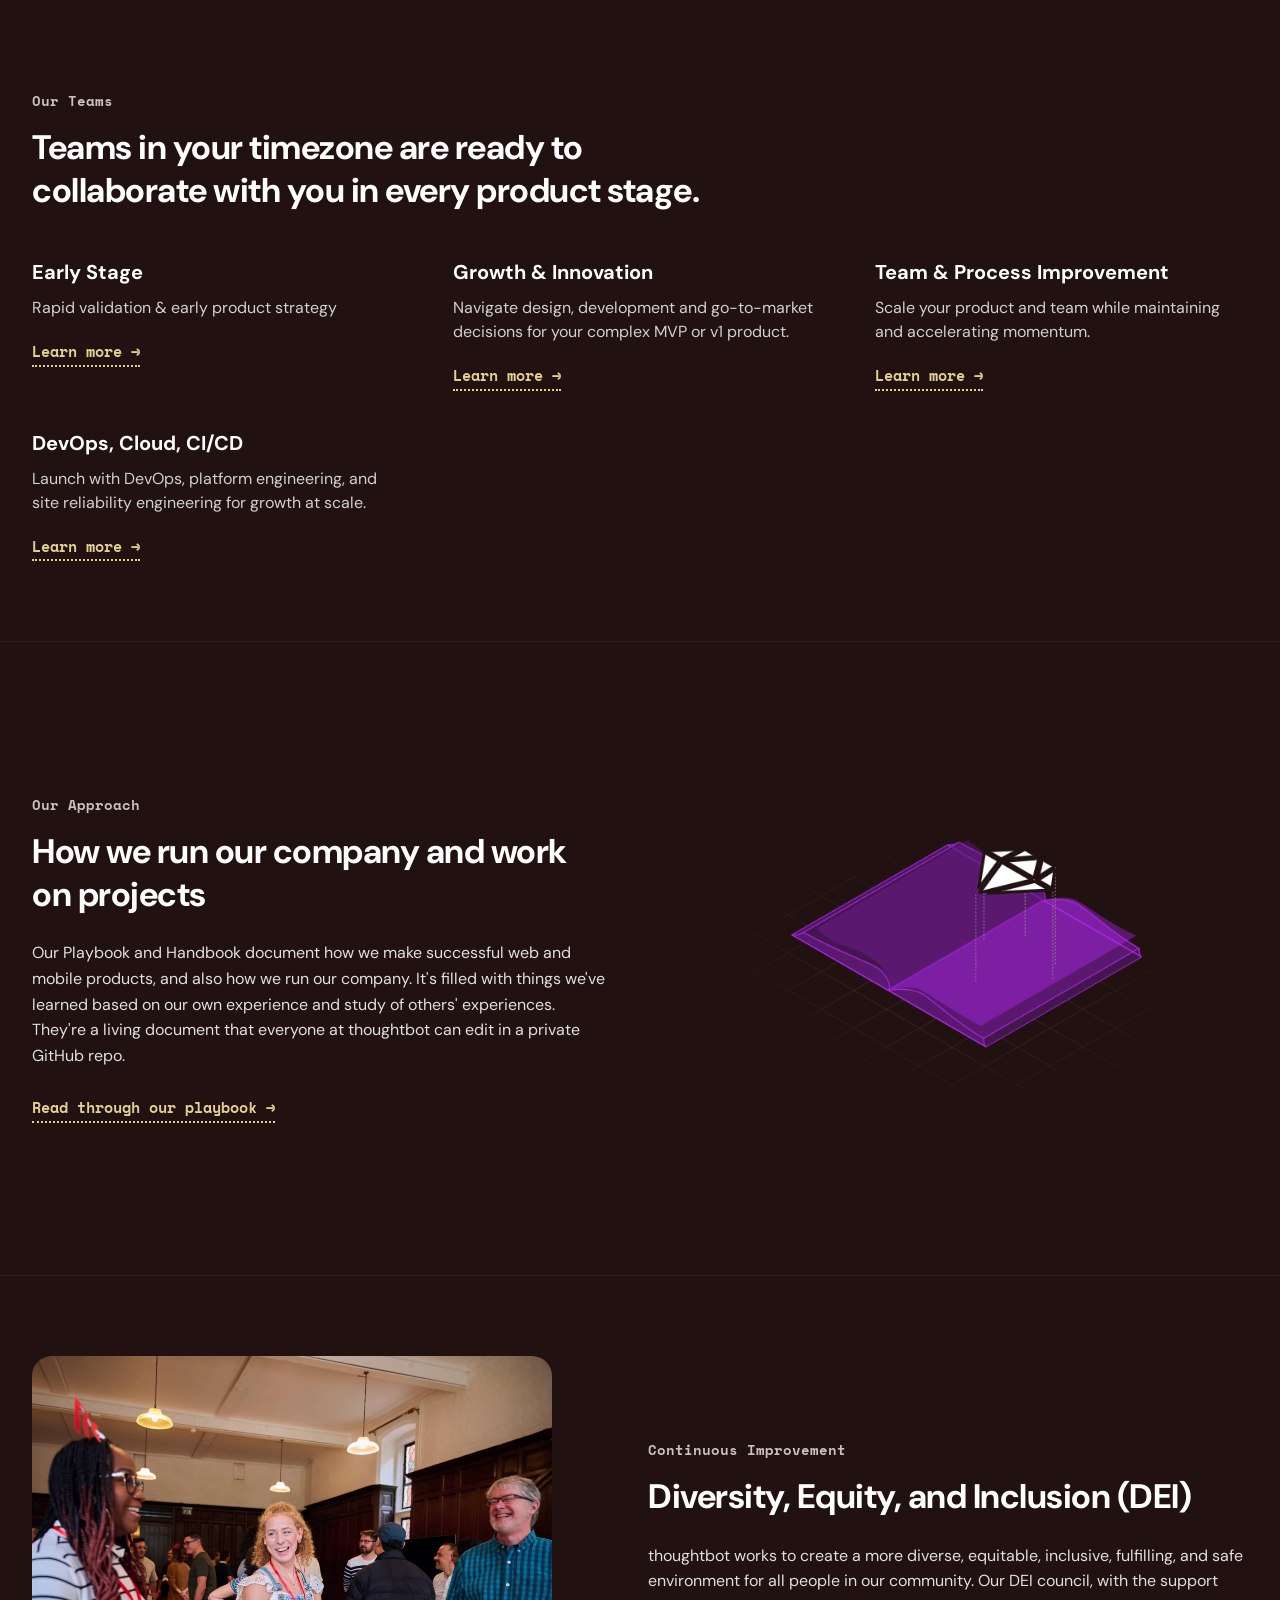
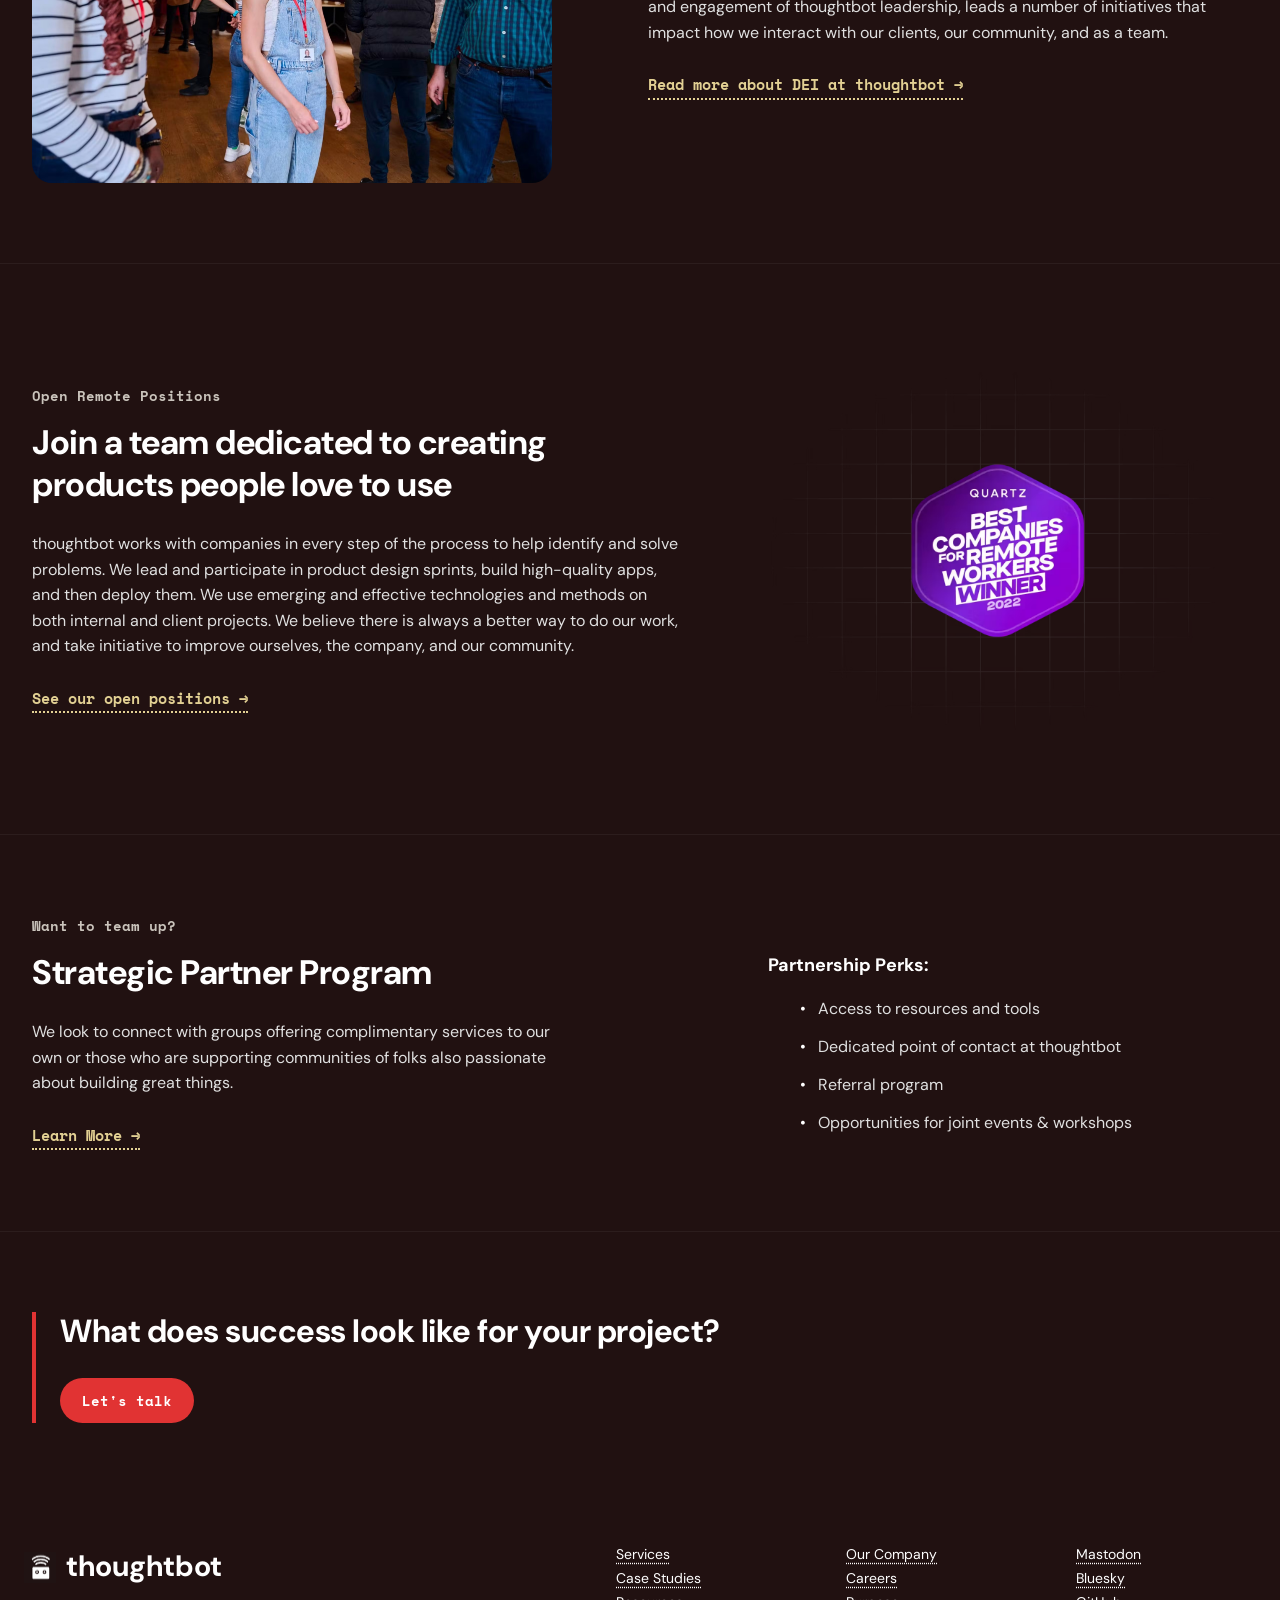
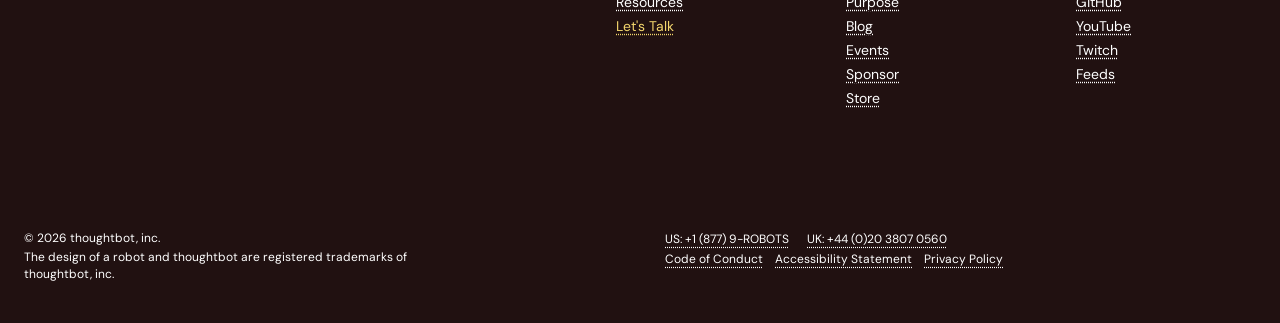
<file: otherpages/ourcompany.html>
<!DOCTYPE html>
<html lang="en">

<head>
    <meta charset="UTF-8">
    <meta name="viewport" content="width=device-width, initial-scale=1.0">
    <title>Thoughtbot</title>

    <link href="https://cdn.jsdelivr.net/npm/bootstrap@5.3.3/dist/css/bootstrap.min.css" rel="stylesheet">

    <link rel="stylesheet" ref="https://cdn.jsdelivr.net/npm/bootstrap-icons@1.11.3/font/bootstrap-icons.min.css">

    <link rel="preconnect" href="https://fonts.googleapis.com">
    <link rel="preconnect" href="https://fonts.gstatic.com" crossorigin>

    <link
        href="https://fonts.googleapis.com/css2?family=DM+Sans:wght@400;500;600;700&family=Space+Mono:wght@400;700&display=swap"
        rel="stylesheet">

    <link rel="stylesheet" href="ourcompany.css">
</head>

<body>


    <header class="navbar-header">
        <nav class="navbar">

            <a href="#" class="brand-logo">
                <img src="./image/logo.png" alt="thoughtbot logo" class="brand-logo-img">
                <span class="brand-text">thoughtbot</span>
            </a>

            <ul class="nav-links">

                <li class="has-dropdown">
                    <a href="#" class="nav-item">
                        Services
                        <svg class="chevron-icon" viewBox="0 0 24 24" fill="none" stroke="currentColor"
                            stroke-width="2.5" stroke-linecap="round" stroke-linejoin="round">
                            <polyline points="6 9 12 15 18 9"></polyline>
                        </svg>
                    </a>
                </li>


                <li>
                    <a href="#" class="nav-item">
                        Industries
                        <svg class="chevron-icon" viewBox="0 0 24 24" fill="none" stroke="currentColor"
                            stroke-width="2.5" stroke-linecap="round" stroke-linejoin="round">
                            <polyline points="6 9 12 15 18 9"></polyline>
                        </svg>
                    </a>
                </li>

                <li>
                    <a href="#" class="nav-item">Case Studies</a>
                </li>

                <li>
                    <a href="#" class="nav-item">
                        Resources
                        <svg class="chevron-icon" viewBox="0 0 24 24" fill="none" stroke="currentColor"
                            stroke-width="2.5" stroke-linecap="round" stroke-linejoin="round">
                            <polyline points="6 9 12 15 18 9"></polyline>
                        </svg>
                    </a>
                </li>

                <li>
                    <a href="#" class="nav-item">Blog</a>
                </li>

            </ul>

            <a href="#" class="cta-button">Let’s get started!</a>

        </nav>
    </header>

    <section class="hero">
        <div class="container-fluid">
            <div class="row hero-row align-items-center">
                <div class="col-lg-6 hero-left">
                    <h1>Small teams of designers and developers collaborating closely with clients</h1>
                    <p>With backgrounds across Design, Development and Product Strategy, our team of expert product
                        strategists are here to help you succeed.</p>

                    <a href="#" class="talk-btn">
                        Meet the thoughtbot team
                    </a>
                </div>

                <div class="right-image">

                    <img src="./image/imgi_1_hero_01_right-897d7e36851f41930b595c4b0afd36f40b3b50267f8bb374cd28e490cd7ebe05.png"
                        alt="Team member">
                </div>
            </div>

    </section>

    <section class="container1">
        <div class="content1">
            <div class="left-image1">
                <img src="./image/imgi_2_aTBaIXNYClf9nxoF_purposedriventeams-red.png" alt="AI workflow illustration">
            </div>

            <div class="text-content1">
                <p class="heading1">Our Purpose and Values</p>
                <h2 class="headline">Our purpose and values drive our company</h2>
                <p>We refer back to them when making decisions big and small—from the projects we work on, to how we
                    work, to who our teammates are.</p>
                <a href="#" class="cta">Read our Team's Purpose &nbsp;&#10230;</a>
            </div>
        </div>
    </section>

    <section class="teams-timezone-section">
        <div class="section-container">

            <div class="section-header">
                <span class="overline">Our Teams</span>
                <h2 class="main-heading">
                    Teams in your timezone are ready to collaborate with you in every product stage.
                </h2>
            </div>

            <div class="teams-grid">
                <div class="team-card">
                    <h3 class="card-title">Early Stage</h3>
                    <p class="card-desc">Rapid validation & early product strategy</p>
                    <a href="#" class="dotted-link">Learn more &rarr;</a>
                </div>

                <div class="team-card">
                    <h3 class="card-title">Growth & Innovation</h3>
                    <p class="card-desc">Navigate design, development and go-to-market decisions for your complex MVP or
                        v1 product.</p>
                    <a href="#" class="dotted-link">Learn more &rarr;</a>
                </div>

                <div class="team-card">
                    <h3 class="card-title">Team & Process Improvement</h3>
                    <p class="card-desc">Scale your product and team while maintaining and accelerating momentum.</p>
                    <a href="#" class="dotted-link">Learn more &rarr;</a>
                </div>

                <div class="team-card">
                    <h3 class="card-title">DevOps, Cloud, CI/CD</h3>
                    <p class="card-desc">Launch with DevOps, platform engineering, and site reliability engineering for
                        growth at scale.</p>
                    <a href="#" class="dotted-link">Learn more &rarr;</a>
                </div>
            </div>

        </div>
    </section>

    <section class="approach-section">
        <div class="section-container approach-container">

            <div class="approach-content">
                <span class="overline">Our Approach</span>
                <h2 class="main-heading">How we run our company and work on projects</h2>
                <p class="section-paragraph">
                    Our Playbook and Handbook document how we make successful web and mobile products, and also how we
                    run our company. It's filled with things we've learned based on our own experience and study of
                    others' experiences. They're a living document that everyone at thoughtbot can edit in a private
                    GitHub repo.
                </p>
                <a href="#" class="dotted-link">Read through our playbook &rarr;</a>
            </div>

            <div class="approach-image">
                <!-- Insert your diamond/playbook illustration image here -->
                <img src="./image/imgi_3_aTBbbHNYClf9nxpu_rubyonrailsbook.png" alt="Playbook illustration">
            </div>

        </div>
    </section>


    <section class="dei-section">
        <div class="section-container dei-container">

            <div class="dei-image">
                <img src="./image/our company.jpg" alt="thoughtbot team members collaborating">
            </div>

            <div class="dei-content">
                <span class="overline">Continuous Improvement</span>
                <h2 class="main-heading">Diversity, Equity, and Inclusion (DEI)</h2>
                <p class="section-paragraph">
                    thoughtbot works to create a more diverse, equitable, inclusive, fulfilling, and safe environment
                    for all people in our community. Our DEI council, with the support and engagement of thoughtbot
                    leadership, leads a number of initiatives that impact how we interact with our clients, our
                    community, and as a team.
                </p>
                <a href="#" class="dotted-link">Read more about DEI at thoughtbot &rarr;</a>
            </div>

        </div>
    </section>

    <section class="careers-section">
        <div class="section-container careers-container">

            <div class="careers-content">
                <span class="overline">Open Remote Positions</span>
                <h2 class="main-heading">
                    Join a team dedicated to creating products people love to use
                </h2>
                <p class="section-paragraph">
                    thoughtbot works with companies in every step of the process to help identify and solve problems. We
                    lead and participate in product design sprints, build high-quality apps, and then deploy them. We
                    use emerging and effective technologies and methods on both internal and client projects. We believe
                    there is always a better way to do our work, and take initiative to improve ourselves, the company,
                    and our community.
                </p>
                <a href="#" class="dotted-link">See our open positions &rarr;</a>
            </div>

            <div class="careers-badge">
                <!-- Replace 'quartz-badge.png' with your badge asset -->
                <img src="./image/imgi_5_aTBVqHNYClf9nxh0_Remotework.png"
                    alt="Quartz Best Companies for Remote Workers Winner 2023">
            </div>

        </div>
    </section>

    <section class="partner-section">
        <div class="section-container partner-container">

            <div class="partner-info">
                <span class="overline">Want to team up?</span>
                <h2 class="main-heading">Strategic Partner Program</h2>
                <p class="section-paragraph">
                    We look to connect with groups offering complimentary services to our own or those who are
                    supporting communities of folks also passionate about building great things.
                </p>
                <a href="#" class="dotted-link">Learn More &rarr;</a>
            </div>

            <div class="partner-perks">
                <h3 class="perks-heading">Partnership Perks:</h3>
                <ul class="perks-list">
                    <li>Access to resources and tools</li>
                    <li>Dedicated point of contact at thoughtbot</li>
                    <li>Referral program</li>
                    <li>Opportunities for joint events & workshops</li>
                </ul>
            </div>

        </div>
    </section>

    <section class="cta-banner-section">
        <div class="section-container cta-banner-container">

            <div class="cta-banner-content">
                <h2 class="cta-heading">
                    What does success look like for your project?
                </h2>
                <a href="#" class="cta-talk-button">Let's talk</a>
            </div>

        </div>
    </section>


    <div class="footer-main">
        <div class="footer-content">
            <div class="footer-brand">
                <a href="#" class="footer-logo">
                    <img src="./image/logo.png" alt="">
                    <span>thoughtbot</span>

                </a>

            </div>

            <div class="footer-column">
                <a href="./otherpages/services.html">Services</a>
                <a href="#">Case Studies</a>
                <a href="./otherpages/resources.html">Resources</a>
                <a href="#" class="yellow-link">
                    Let's Talk
                </a>
            </div>

            <div class="footer-column">
                <a href="./otherpages/ourcompany.html">Our Company</a>
                <a href="./otherpages/career.html">Careers</a>
                <a href="#">Purpose</a>
                <a href="#">Blog</a>
                <a href="#">Events</a>
                <a href="#">Sponsor</a>
                <a href="#">Store</a>

            </div>

            <div class="footer-column">
                <a href="#">Mastodon</a>
                <a href="#">Bluesky</a>
                <a href="#">GitHub</a>
                <a href="#">YouTube</a>
                <a href="#">Twitch</a>
                <a href="#">Feeds</a>
            </div>
        </div>

        <div class="footer-bottom">



            <div class="copyright">

                <p>
                    © 2026 thoughtbot, inc.
                </p>

                <p>
                    The design of a robot and thoughtbot are registered trademarks of
                    <br>
                    thoughtbot, inc.
                </p>

            </div>



            <!-- Contact / Legal -->

            <div class="footer-legal">

                <div class="phone-numbers">

                    <a href="#">
                        US: +1 (877) 9-ROBOTS
                    </a>

                    <a href="#">
                        UK: +44 (0)20 3807 0560
                    </a>

                </div>


                <div class="legal-links">

                    <a href="#">
                        Code of Conduct
                    </a>

                    <a href="#">
                        Accessibility Statement
                    </a>

                    <a href="#">
                        Privacy Policy
                    </a>

                </div>

            </div>


        </div>


</body>

</html>
</file>
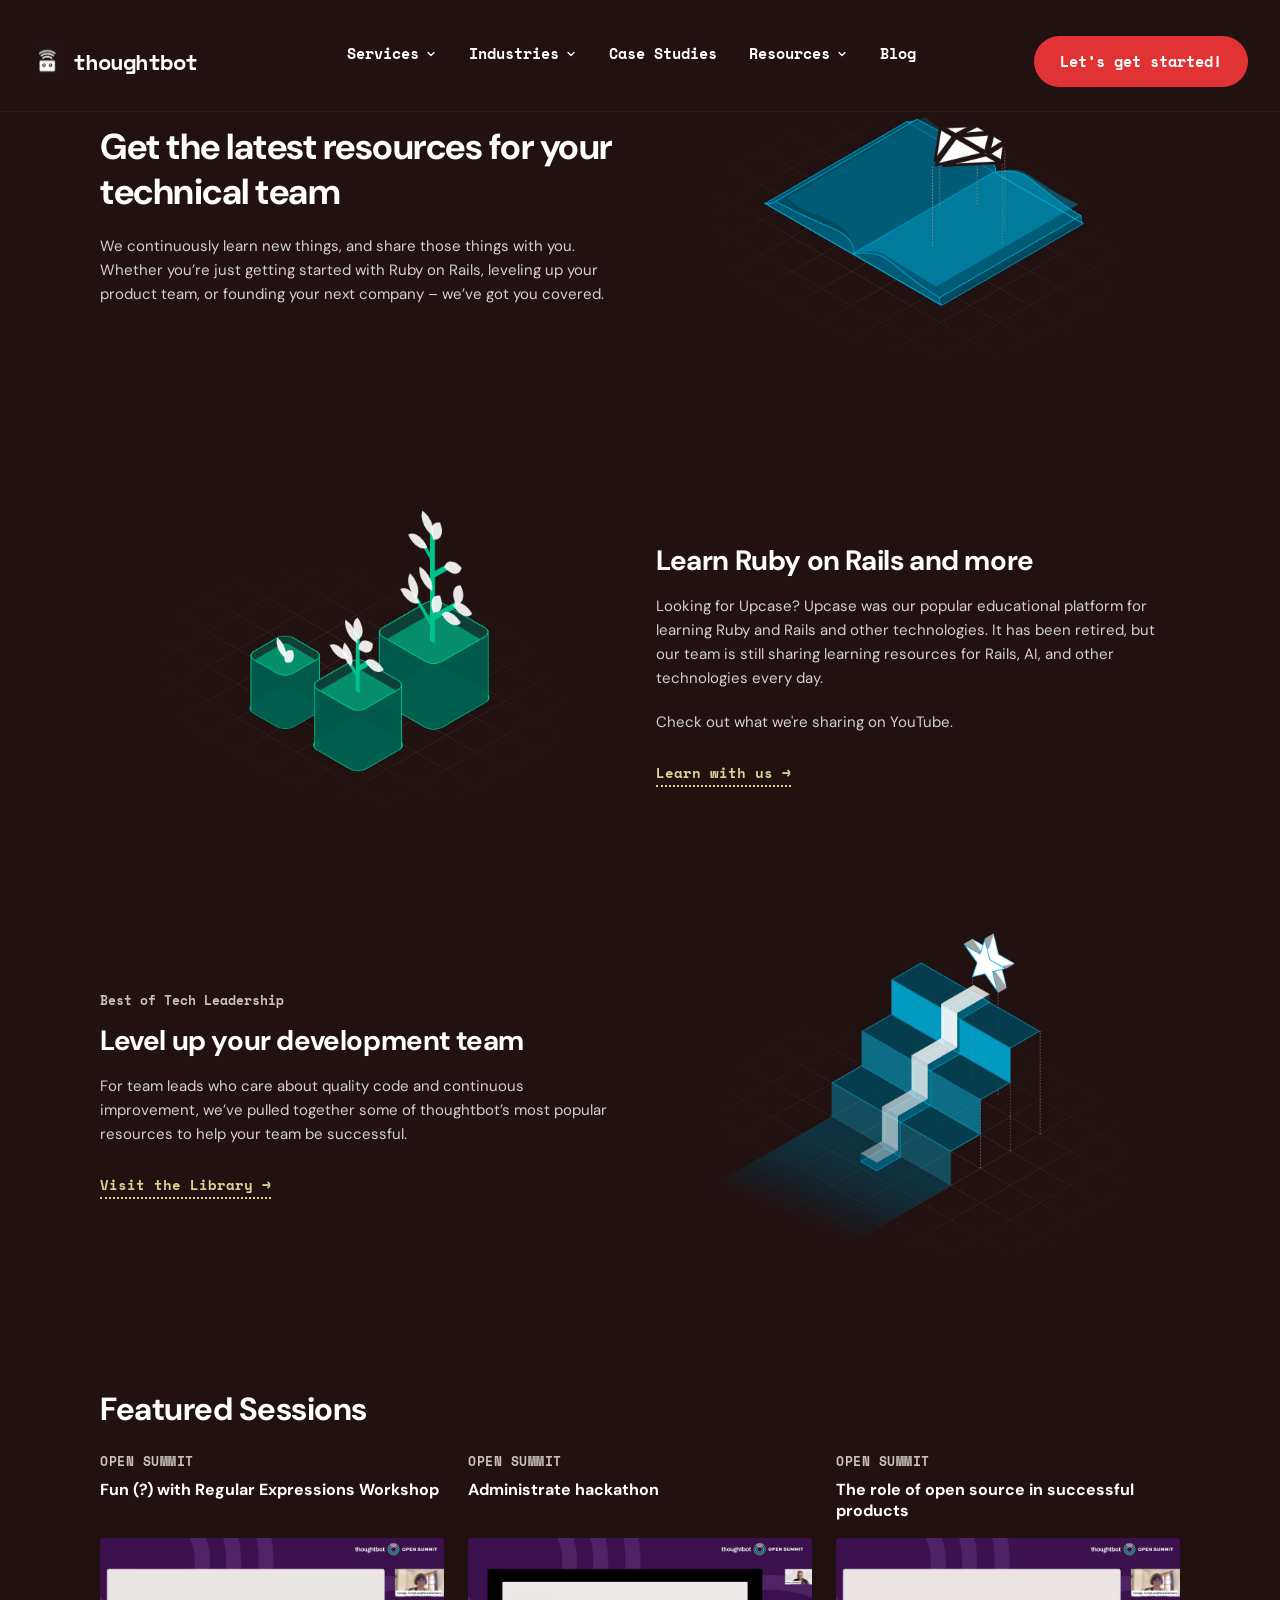
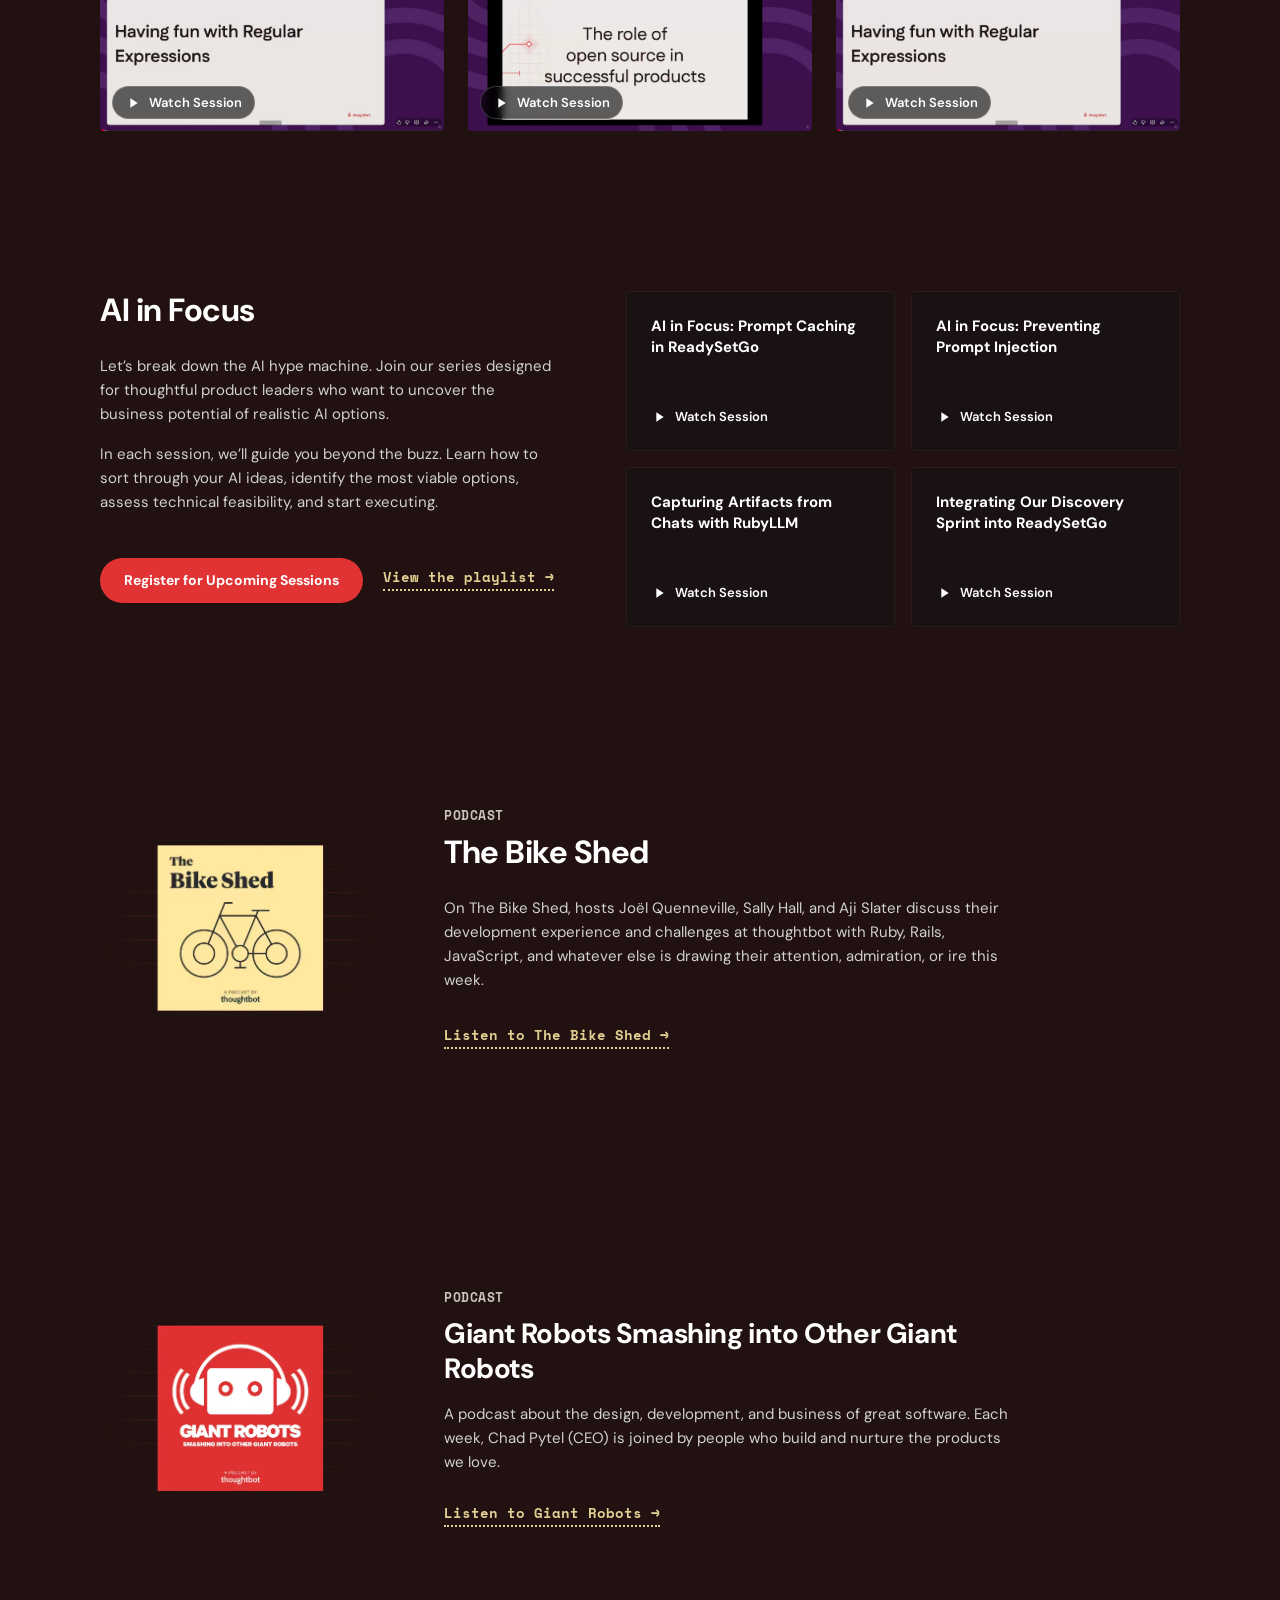
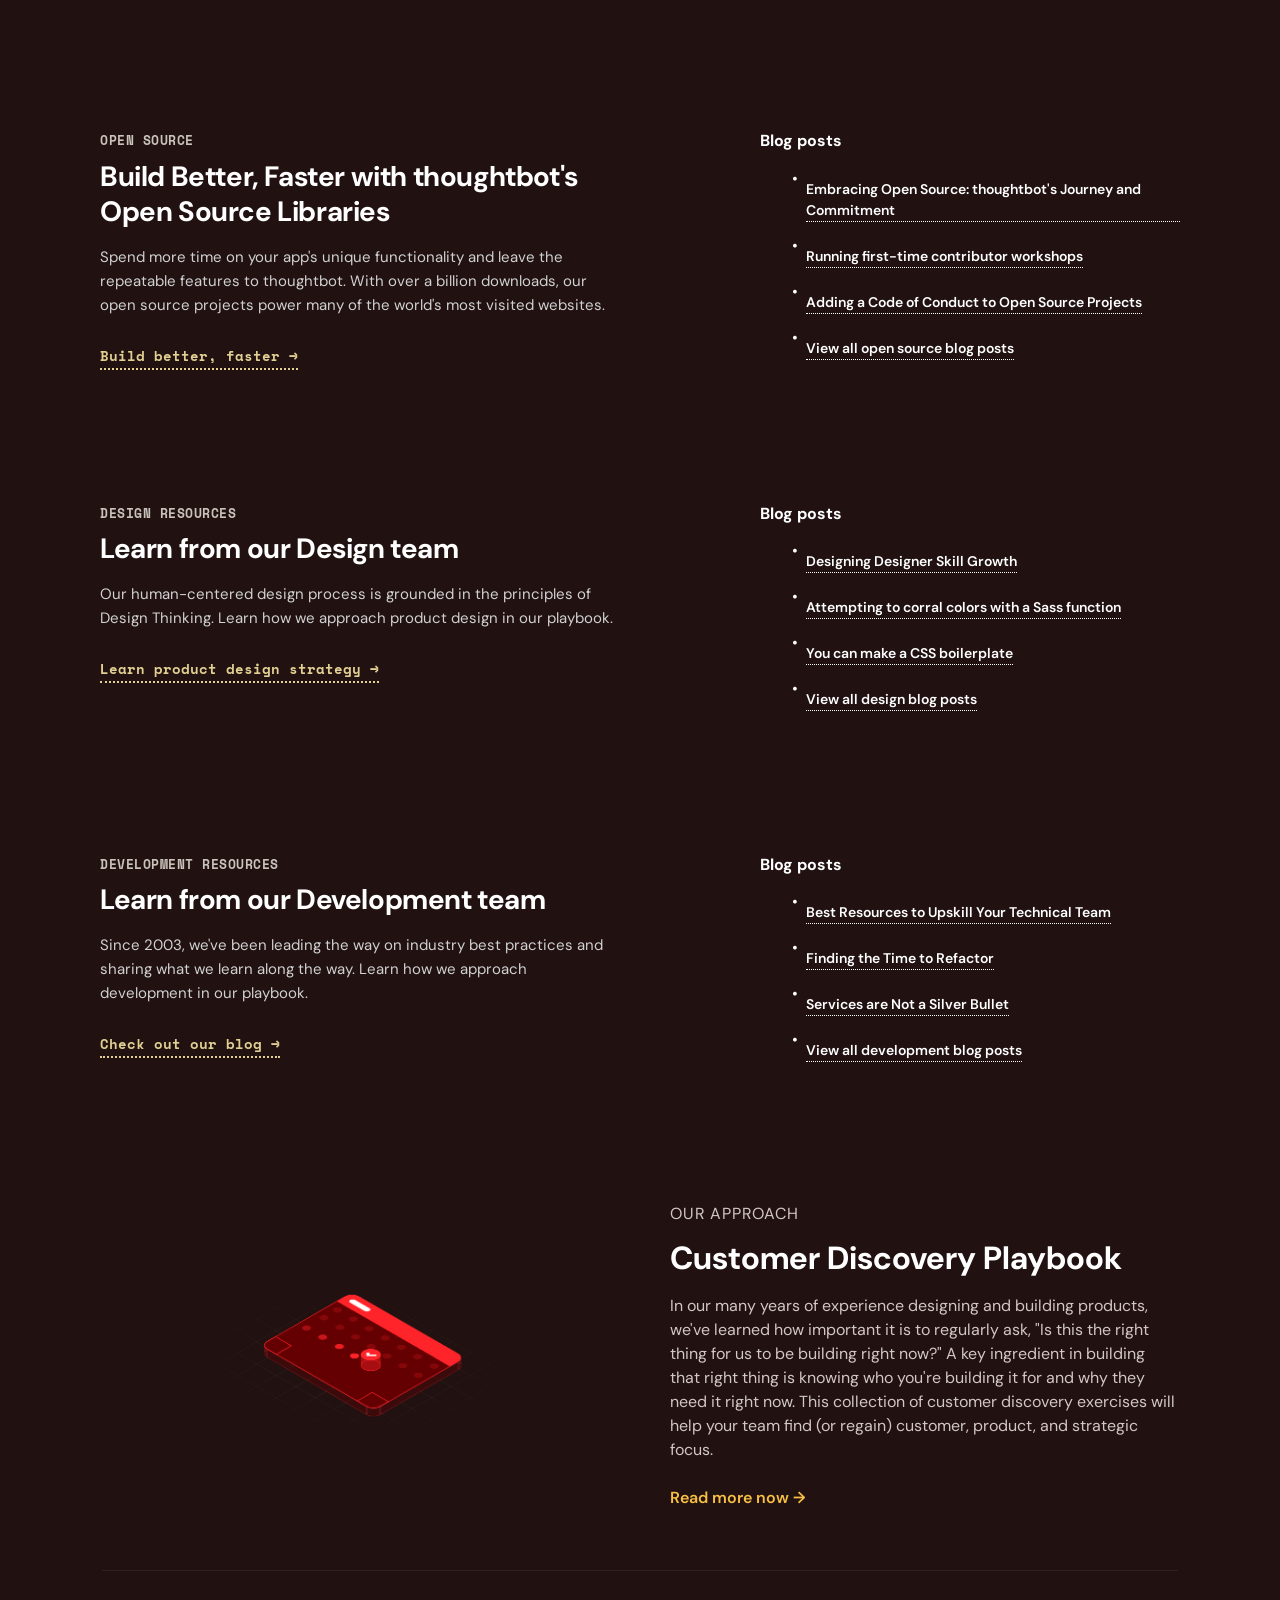
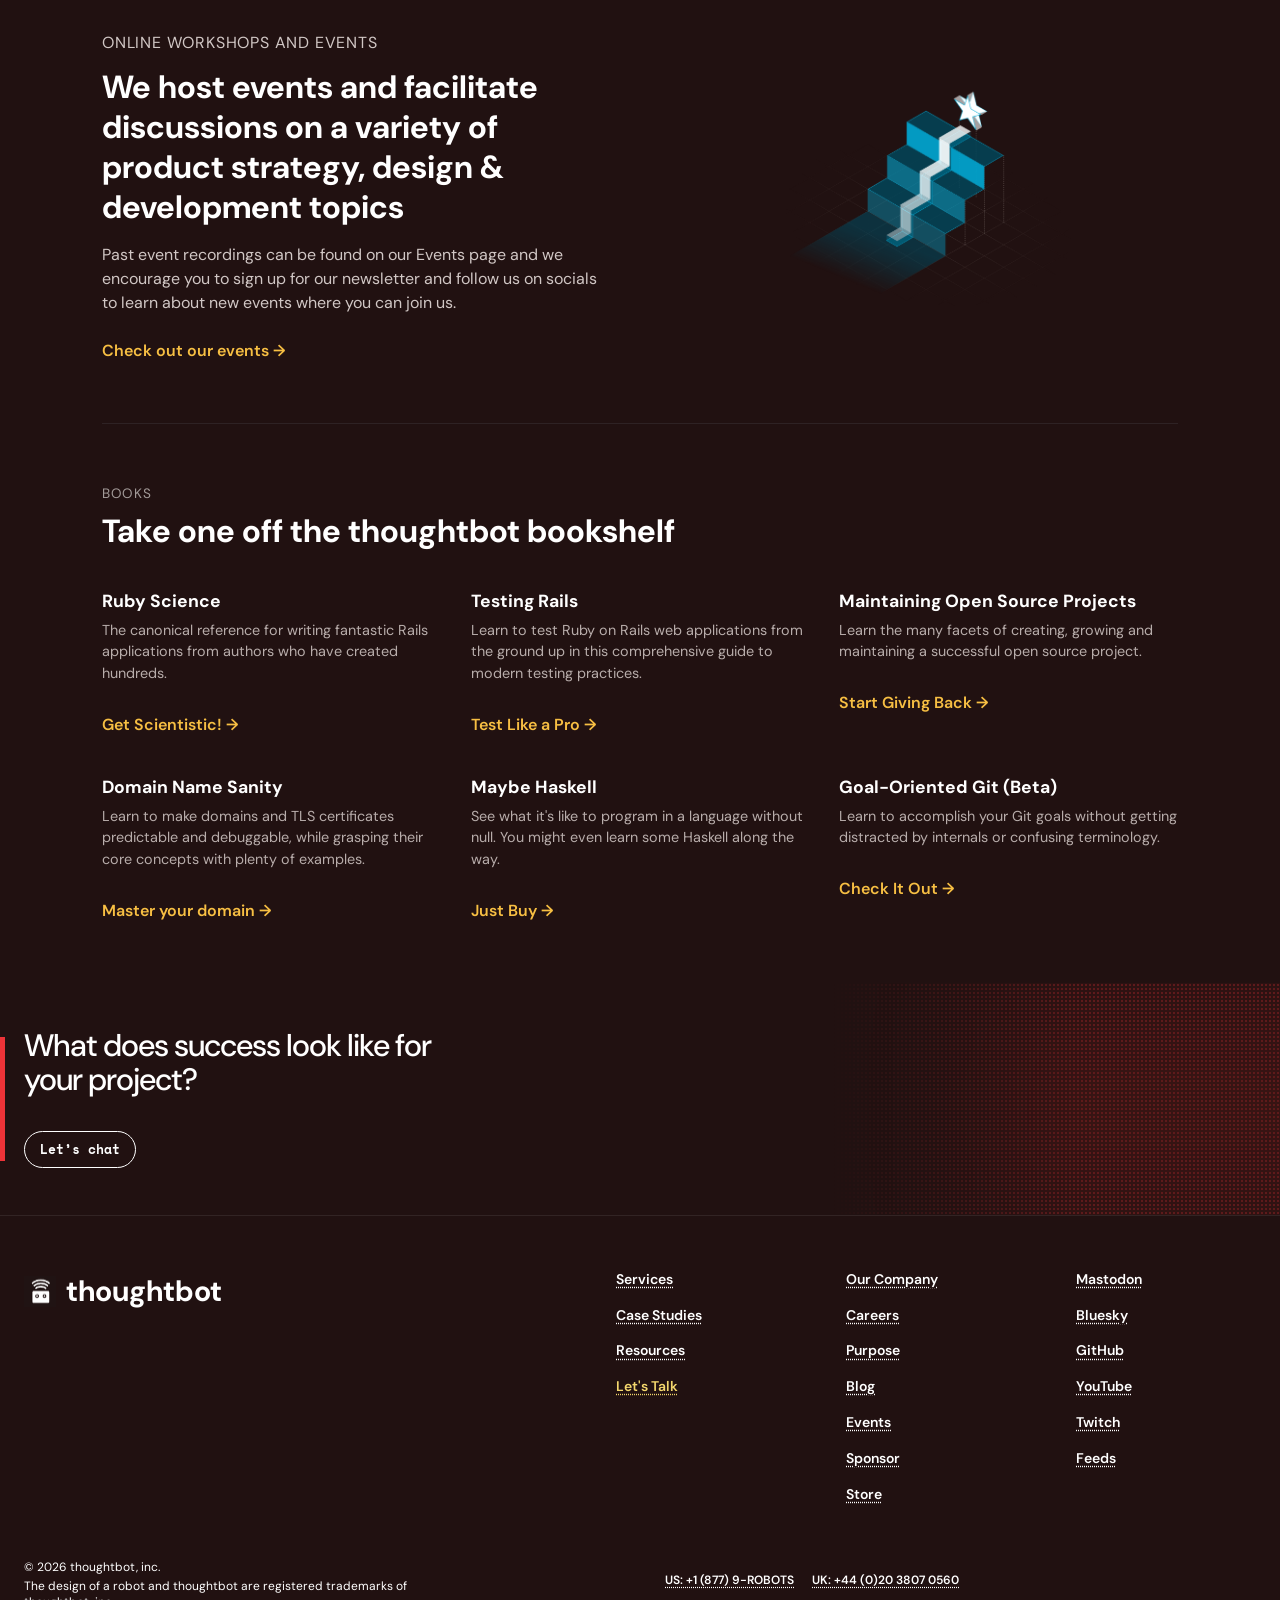
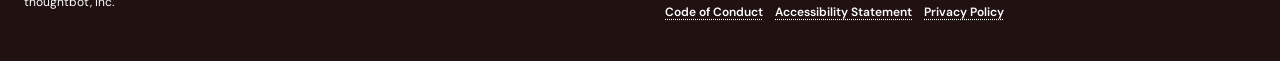
<file: otherpages/resources.html>
<!DOCTYPE html>
<html lang="en">

<head>
    <meta charset="UTF-8">
    <meta name="viewport" content="width=device-width, initial-scale=1.0">

    <title>Thoughtbot</title>

    <link href="https://cdn.jsdelivr.net/npm/bootstrap@5.3.3/dist/css/bootstrap.min.css" rel="stylesheet">

    <link rel="stylesheet" ref="https://cdn.jsdelivr.net/npm/bootstrap-icons@1.11.3/font/bootstrap-icons.min.css">

    <link rel="preconnect" href="https://fonts.googleapis.com">
    <link rel="preconnect" href="https://fonts.gstatic.com" crossorigin>

    <link
        href="https://fonts.googleapis.com/css2?family=DM+Sans:wght@400;500;600;700&family=Space+Mono:wght@400;700&display=swap"
        rel="stylesheet">

    <link rel="stylesheet" href="resources.css">
</head>

<body>


    <header class="navbar-header">
        <nav class="navbar">

            <a href="#" class="brand-logo">
                <img src="./image/logo.png" alt="thoughtbot logo" class="brand-logo-img">
                <span class="brand-text">thoughtbot</span>
            </a>

            <ul class="nav-links">

                <li class="has-dropdown">
                    <a href="#" class="nav-item">
                        Services
                        <svg class="chevron-icon" viewBox="0 0 24 24" fill="none" stroke="currentColor"
                            stroke-width="2.5" stroke-linecap="round" stroke-linejoin="round">
                            <polyline points="6 9 12 15 18 9"></polyline>
                        </svg>
                    </a>
                </li>


                <li>
                    <a href="#" class="nav-item">
                        Industries
                        <svg class="chevron-icon" viewBox="0 0 24 24" fill="none" stroke="currentColor"
                            stroke-width="2.5" stroke-linecap="round" stroke-linejoin="round">
                            <polyline points="6 9 12 15 18 9"></polyline>
                        </svg>
                    </a>
                </li>

                <li>
                    <a href="#" class="nav-item">Case Studies</a>
                </li>

                <li>
                    <a href="#" class="nav-item">
                        Resources
                        <svg class="chevron-icon" viewBox="0 0 24 24" fill="none" stroke="currentColor"
                            stroke-width="2.5" stroke-linecap="round" stroke-linejoin="round">
                            <polyline points="6 9 12 15 18 9"></polyline>
                        </svg>
                    </a>
                </li>

                <li>
                    <a href="#" class="nav-item">Blog</a>
                </li>

            </ul>

            <a href="#" class="cta-button">Let’s get started!</a>

        </nav>
    </header>


    <section class="resource-block1">
        <div class="section-container feature-row">

            <div class="feature-text">
                <h2 class="main-heading1">
                    Get the latest resources for your technical team
                </h2>
                <p class="section-paragraph">
                    We continuously learn new things, and share those things with you. Whether you’re just getting
                    started with Ruby on Rails, leveling up your product team, or founding your next company – we’ve got
                    you covered.
                </p>
            </div>

            <div class="feature-image">
                <img src="./image/resources 1.png" alt="Resource illustration">
            </div>

        </div>
    </section>

    <section class="resource-block">
        <div class="section-container feature-row reverse">

            <div class="feature-text">
                <h2 class="main-heading">
                    Learn Ruby on Rails and more
                </h2>
                <p class="section-paragraph">
                    Looking for Upcase? Upcase was our popular educational platform for learning Ruby and Rails and
                    other technologies. It has been retired, but our team is still sharing learning resources for Rails,
                    AI, and other technologies every day.
                </p>
                <p class="section-paragraph">
                    Check out what we're sharing on YouTube.
                </p>
                <a href="#" class="dotted-link">Learn with us &rarr;</a>
            </div>

            <div class="feature-image">
                <img src="./image/resources 2.png" alt="Growing plants illustration">
            </div>

        </div>
    </section>

    <section class="resource-block">
        <div class="section-container feature-row">

            <div class="feature-text">
                <span class="overline">Best of Tech Leadership</span>
                <h2 class="main-heading">
                    Level up your development team
                </h2>
                <p class="section-paragraph">
                    For team leads who care about quality code and continuous improvement, we’ve pulled together some of
                    thoughtbot’s most popular resources to help your team be successful.
                </p>
                <a href="#" class="dotted-link">Visit the Library &rarr;</a>
            </div>

            <div class="feature-image">
                <img src="./image/resources 3.png" alt="Stairs with star illustration">
            </div>

        </div>
    </section>

    <section class="sessions-section">
        <div class="section-container">
            <h2 class="section-heading">Featured Sessions</h2>

            <div class="sessions-grid">
                <div class="session-card">
                    <span class="category-tag">OPEN SUMMIT</span>
                    <h3 class="card-title">Fun (?) with Regular Expressions Workshop</h3>
                    <div class="thumbnail-wrapper">
                        <img src="./image/card1.png" alt="Having fun with Regular Expressions">
                        <button class="play-overlay">
                            <svg class="play-icon" viewBox="0 0 24 24" fill="currentColor">
                                <path d="M8 5v14l11-7z" />
                            </svg>
                            <span>Watch Session</span>
                        </button>
                    </div>
                </div>

                <div class="session-card">
                    <span class="category-tag">OPEN SUMMIT</span>
                    <h3 class="card-title">Administrate hackathon</h3>
                    <div class="thumbnail-wrapper">
                        <!-- Replace src with your image -->
                        <img src="./image/card2.png" alt="Administrate hackathon screen">
                        <button class="play-overlay">
                            <svg class="play-icon" viewBox="0 0 24 24" fill="currentColor">
                                <path d="M8 5v14l11-7z" />
                            </svg>
                            <span>Watch Session</span>
                        </button>
                    </div>
                </div>

                <div class="session-card">
                    <span class="category-tag">OPEN SUMMIT</span>
                    <h3 class="card-title">The role of open source in successful products</h3>
                    <div class="thumbnail-wrapper">
                        <img src="./image/card3.png" alt="The role of open source in successful products">
                        <button class="play-overlay">
                            <svg class="play-icon" viewBox="0 0 24 24" fill="currentColor">
                                <path d="M8 5v14l11-7z" />
                            </svg>
                            <span>Watch Session</span>
                        </button>
                    </div>
                </div>
            </div>
        </div>
    </section>


    <section class="ai-focus-section">
        <div class="section-container ai-focus-layout">

            <div class="ai-focus-intro">
                <h2 class="section-heading">AI in Focus</h2>
                <p class="intro-desc">
                    Let’s break down the AI hype machine. Join our series designed for thoughtful product leaders who
                    want to uncover the business potential of realistic AI options.
                </p>
                <p class="intro-desc">
                    In each session, we’ll guide you beyond the buzz. Learn how to sort through your AI ideas, identify
                    the most viable options, assess technical feasibility, and start executing.
                </p>
                <div class="cta-actions">
                    <a href="#" class="btn-primary">Register for Upcoming Sessions</a>
                    <a href="#" class="dotted-link">View the playlist &rarr;</a>
                </div>
            </div>


            <div class="ai-tiles-grid">

                <div class="ai-card">
                    <h3 class="ai-card-title">AI in Focus: Prompt Caching in ReadySetGo</h3>
                    <button class="play-btn">
                        <svg class="play-icon" viewBox="0 0 24 24" fill="currentColor">
                            <path d="M8 5v14l11-7z" />
                        </svg>
                        <span>Watch Session</span>
                    </button>
                </div>

                <div class="ai-card">
                    <h3 class="ai-card-title">AI in Focus: Preventing Prompt Injection</h3>
                    <button class="play-btn">
                        <svg class="play-icon" viewBox="0 0 24 24" fill="currentColor">
                            <path d="M8 5v14l11-7z" />
                        </svg>
                        <span>Watch Session</span>
                    </button>
                </div>

                <div class="ai-card">
                    <h3 class="ai-card-title">Capturing Artifacts from Chats with RubyLLM</h3>
                    <button class="play-btn">
                        <svg class="play-icon" viewBox="0 0 24 24" fill="currentColor">
                            <path d="M8 5v14l11-7z" />
                        </svg>
                        <span>Watch Session</span>
                    </button>
                </div>

                <div class="ai-card">
                    <h3 class="ai-card-title">Integrating Our Discovery Sprint into ReadySetGo</h3>
                    <button class="play-btn">
                        <svg class="play-icon" viewBox="0 0 24 24" fill="currentColor">
                            <path d="M8 5v14l11-7z" />
                        </svg>
                        <span>Watch Session</span>
                    </button>
                </div>

            </div>

        </div>
    </section>

    <section class="podcast-section1">
        <div class="section-container podcast-layout">

            <div class="podcast-art-wrap">
                <img src="./image/bike shed.png" alt="The Bike Shed Podcast Artwork">
            </div>

            <div class="podcast-content">
                <span class="category-tag">Podcast</span>
                <h2 class="section-heading">The Bike Shed</h2>
                <p class="podcast-desc">
                    On The Bike Shed, hosts Joël Quenneville, Sally Hall, and Aji Slater discuss their development
                    experience and challenges at thoughtbot with Ruby, Rails, JavaScript, and whatever else is drawing
                    their attention, admiration, or ire this week.
                </p>
                <a href="#" class="dotted-link">Listen to The Bike Shed &rarr;</a>
            </div>

        </div>
    </section>

    <section class="podcast-section2">
        <div class="section-container podcast-layout">

            <div class="podcast-art-wrap">
                <img src="./image/giant robots.png" alt="Giant Robots Smashing Into Other Giant Robots Podcast Cover">
            </div>

            <div class="podcast-content">
                <span class="category-tag">Podcast</span>
                <h2 class="main-heading">Giant Robots Smashing into Other Giant Robots</h2>
                <p class="section-paragraph">
                    A podcast about the design, development, and business of great software. Each week, Chad Pytel (CEO)
                    is joined by people who build and nurture the products we love.
                </p>
                <a href="#" class="dotted-link">Listen to Giant Robots &rarr;</a>
            </div>

        </div>
    </section>

    <section class="resource-row-section">
        <div class="section-container resource-row">

            <div class="resource-main">
                <span class="category-tag">Open source</span>
                <h2 class="main-heading">Build Better, Faster with thoughtbot's Open Source Libraries</h2>
                <p class="section-paragraph">
                    Spend more time on your app's unique functionality and leave the repeatable features to thoughtbot.
                    With over a billion downloads, our open source projects power many of the world's most visited
                    websites.
                </p>
                <a href="#" class="dotted-link">Build better, faster &rarr;</a>
            </div>

            <div class="resource-posts">
                <h3 class="posts-title">Blog posts</h3>
                <ul class="posts-list">
                    <li><a href="#">Embracing Open Source: thoughtbot's Journey and Commitment</a></li>
                    <li><a href="#">Running first-time contributor workshops</a></li>
                    <li><a href="#">Adding a Code of Conduct to Open Source Projects</a></li>
                    <li><a href="#">View all open source blog posts</a></li>
                </ul>
            </div>

        </div>
    </section>

    <section class="resource-row-section">
        <div class="section-container resource-row">

            <div class="resource-main">
                <span class="category-tag">Design resources</span>
                <h2 class="main-heading">Learn from our Design team</h2>
                <p class="section-paragraph">
                    Our human-centered design process is grounded in the principles of Design Thinking. Learn how we
                    approach product design in our playbook.
                </p>
                <a href="#" class="dotted-link">Learn product design strategy &rarr;</a>
            </div>

            <div class="resource-posts">
                <h3 class="posts-title">Blog posts</h3>
                <ul class="posts-list">
                    <li><a href="#">Designing Designer Skill Growth</a></li>
                    <li><a href="#">Attempting to corral colors with a Sass function</a></li>
                    <li><a href="#">You can make a CSS boilerplate</a></li>
                    <li><a href="#">View all design blog posts</a></li>
                </ul>
            </div>

        </div>
    </section>

    <section class="resource-row-section">
        <div class="section-container resource-row">

            <div class="resource-main">
                <span class="category-tag">Development resources</span>
                <h2 class="main-heading">Learn from our Development team</h2>
                <p class="section-paragraph">
                    Since 2003, we've been leading the way on industry best practices and sharing what we learn along
                    the way. Learn how we approach development in our playbook.
                </p>
                <a href="#" class="dotted-link">Check out our blog &rarr;</a>
            </div>

            <div class="resource-posts">
                <h3 class="posts-title">Blog posts</h3>
                <ul class="posts-list">
                    <li><a href="#">Best Resources to Upskill Your Technical Team</a></li>
                    <li><a href="#">Finding the Time to Refactor</a></li>
                    <li><a href="#">Services are Not a Silver Bullet</a></li>
                    <li><a href="#">View all development blog posts</a></li>
                </ul>
            </div>

        </div>
    </section>


    <div class="container">

        <section class="feature-block">
            <div class="feature-media">
                <img src="./image/resource6.png"
                    alt="Iceberg Illustration" />
            </div>
            <div class="feature-content">
                <p class="section-tag">Our Approach</p>
                <h2>Customer Discovery Playbook</h2>
                <p>In our many years of experience designing and building products, we've learned how important it is to
                    regularly ask, "Is this the right thing for us to be building right now?" A key ingredient in
                    building that right thing is knowing who you're building it for and why they need it right now. This
                    collection of customer discovery exercises will help your team find (or regain) customer, product,
                    and strategic focus.</p>
                <a href="#">Read more now &rarr;</a>
            </div>
        </section>

        <section class="feature-block reverse">
            <div class="feature-media">
                <img src="./image/resources 3.png"
                    alt="Calendar Illustration" />
            </div>
            <div class="feature-content">
                <p class="section-tag">Online workshops and events</p>
                <h2>We host events and facilitate discussions on a variety of product strategy, design & development
                    topics</h2>
                <p>Past event recordings can be found on our Events page and we encourage you to sign up for our
                    newsletter and follow us on socials to learn about new events where you can join us.</p>
                <a href="#">Check out our events &rarr;</a>
            </div>
        </section>


        <section class="bookshelf-section">
            <p class="section-tag">Books</p>
            <h2>Take one off the thoughtbot bookshelf</h2>

            <div class="books-grid">
                <div class="book-card">
                    <h3>Ruby Science</h3>
                    <p>The canonical reference for writing fantastic Rails applications from authors who have created
                        hundreds.</p>
                    <a href="#">Get Scientistic! &rarr;</a>
                </div>

                <div class="book-card">
                    <h3>Testing Rails</h3>
                    <p>Learn to test Ruby on Rails web applications from the ground up in this comprehensive guide to
                        modern testing practices.</p>
                    <a href="#">Test Like a Pro &rarr;</a>
                </div>

                <div class="book-card">
                    <h3>Maintaining Open Source Projects</h3>
                    <p>Learn the many facets of creating, growing and maintaining a successful open source project.</p>
                    <a href="#">Start Giving Back &rarr;</a>
                </div>

                <div class="book-card">
                    <h3>Domain Name Sanity</h3>
                    <p>Learn to make domains and TLS certificates predictable and debuggable, while grasping their core
                        concepts with plenty of examples.</p>
                    <a href="#">Master your domain &rarr;</a>
                </div>

                <div class="book-card">
                    <h3>Maybe Haskell</h3>
                    <p>See what it's like to program in a language without null. You might even learn some Haskell along
                        the way.</p>
                    <a href="#">Just Buy &rarr;</a>
                </div>

                <div class="book-card">
                    <h3>Goal-Oriented Git (Beta)</h3>
                    <p>Learn to accomplish your Git goals without getting distracted by internals or confusing
                        terminology.</p>
                    <a href="#">Check It Out &rarr;</a>
                </div>
            </div>
        </section>

    </div>



    <footer class="site-footer">
        <section class="footer-cta">

            <div class="cta-content">

                <h2>
                    What does success look like for
                    <br>
                    your project?
                </h2>

                <a href="#" class="chat-button">
                    Let’s chat
                </a>

            </div>
            <div class="cta-texture"></div>

        </section>


        <div class="footer-main">
            <div class="footer-content">
                <div class="footer-brand">
                    <a href="#" class="footer-logo">
                        <img src="./image/logo.png" alt="">
                        <span>thoughtbot</span>

                    </a>

                </div>

                <div class="footer-column">
                    <a href="./otherpages/services.html">Services</a>
                    <a href="#">Case Studies</a>
                    <a href="./otherpages/resources.html">Resources</a>
                    <a href="#" class="yellow-link">
                        Let's Talk
                    </a>
                </div>

                <div class="footer-column">
                    <a href="./otherpages/ourcompany.html">Our Company</a>
                    <a href="./otherpages/career.html">Careers</a>
                    <a href="#">Purpose</a>
                    <a href="#">Blog</a>
                    <a href="#">Events</a>
                    <a href="#">Sponsor</a>
                    <a href="#">Store</a>

                </div>

                <div class="footer-column">
                    <a href="#">Mastodon</a>
                    <a href="#">Bluesky</a>
                    <a href="#">GitHub</a>
                    <a href="#">YouTube</a>
                    <a href="#">Twitch</a>
                    <a href="#">Feeds</a>
                </div>
            </div>

            <div class="footer-bottom">



                <div class="copyright">

                    <p>
                        © 2026 thoughtbot, inc.
                    </p>

                    <p>
                        The design of a robot and thoughtbot are registered trademarks of
                        <br>
                        thoughtbot, inc.
                    </p>

                </div>



                <!-- Contact / Legal -->

                <div class="footer-legal">

                    <div class="phone-numbers">

                        <a href="#">
                            US: +1 (877) 9-ROBOTS
                        </a>

                        <a href="#">
                            UK: +44 (0)20 3807 0560
                        </a>

                    </div>


                    <div class="legal-links">

                        <a href="#">
                            Code of Conduct
                        </a>

                        <a href="#">
                            Accessibility Statement
                        </a>

                        <a href="#">
                            Privacy Policy
                        </a>

                    </div>

                </div>


            </div>

        </div>

    </footer>

</body>

</html>
</file>
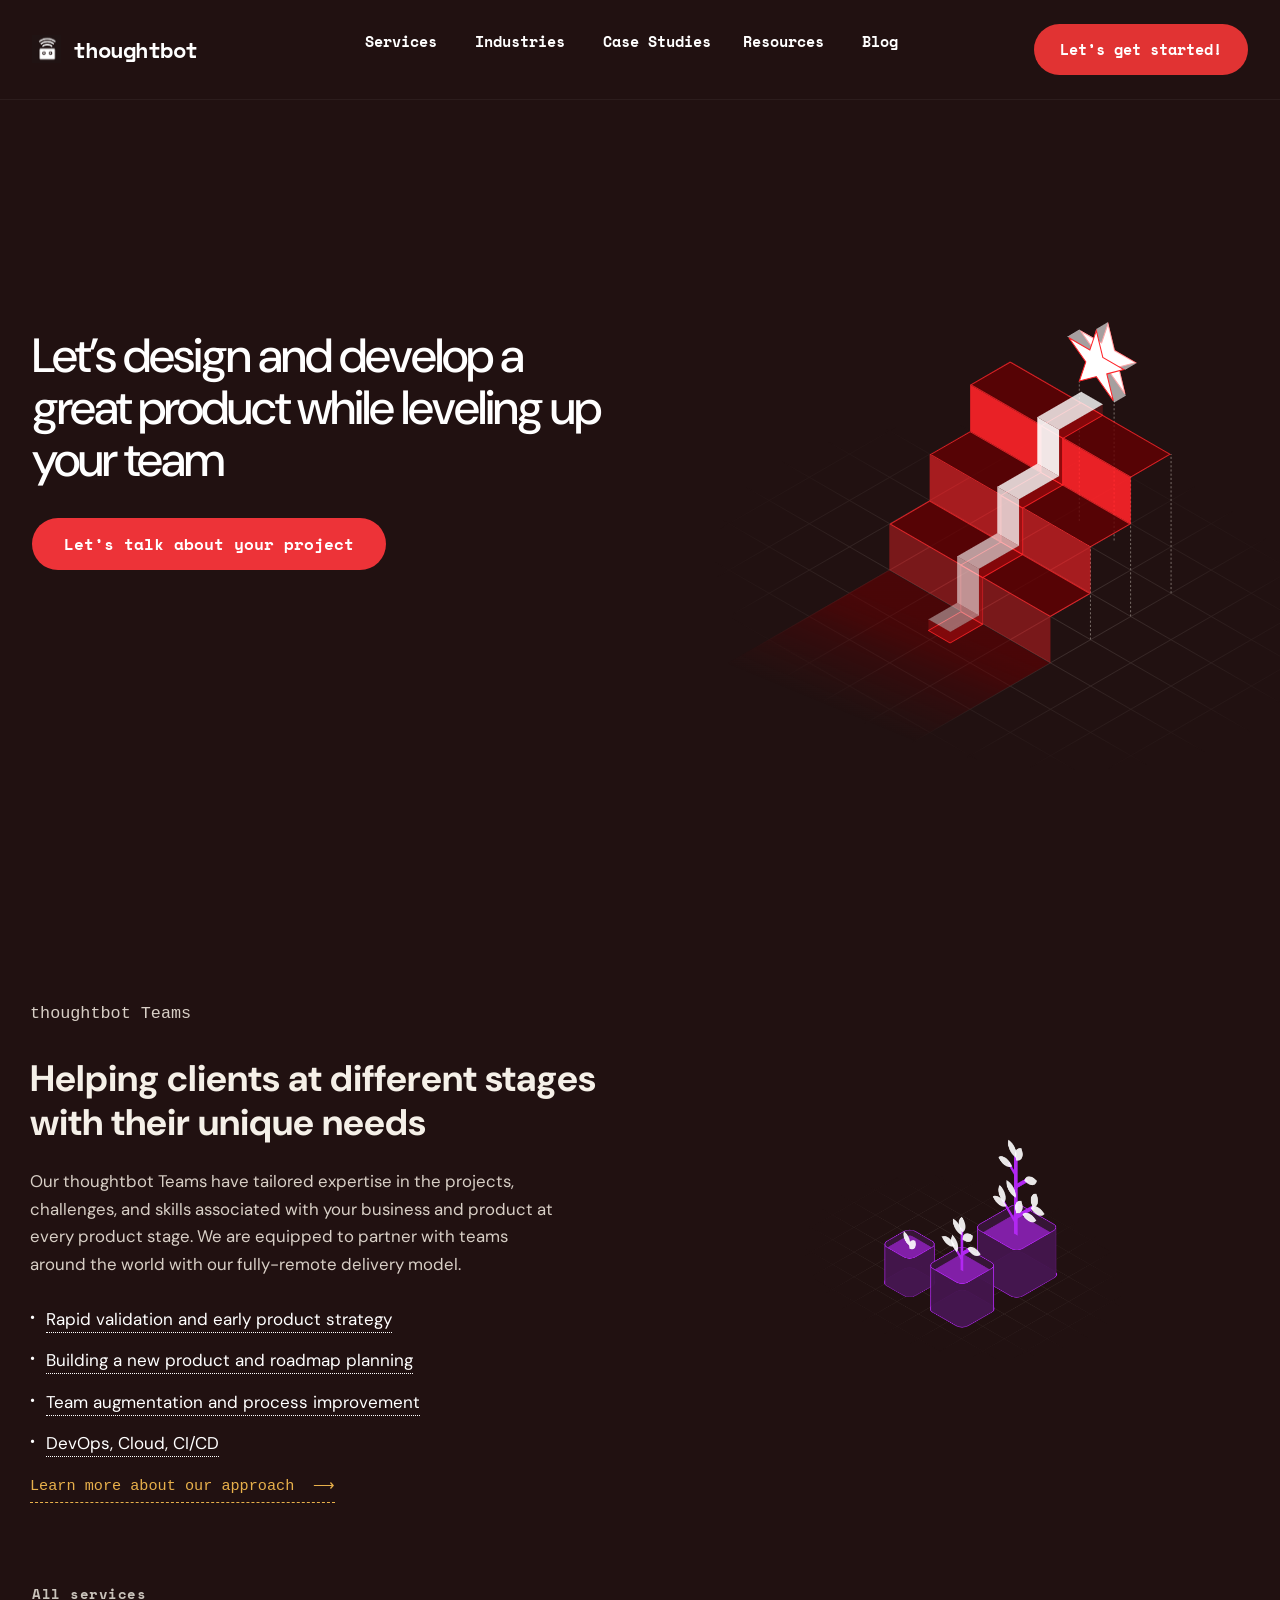
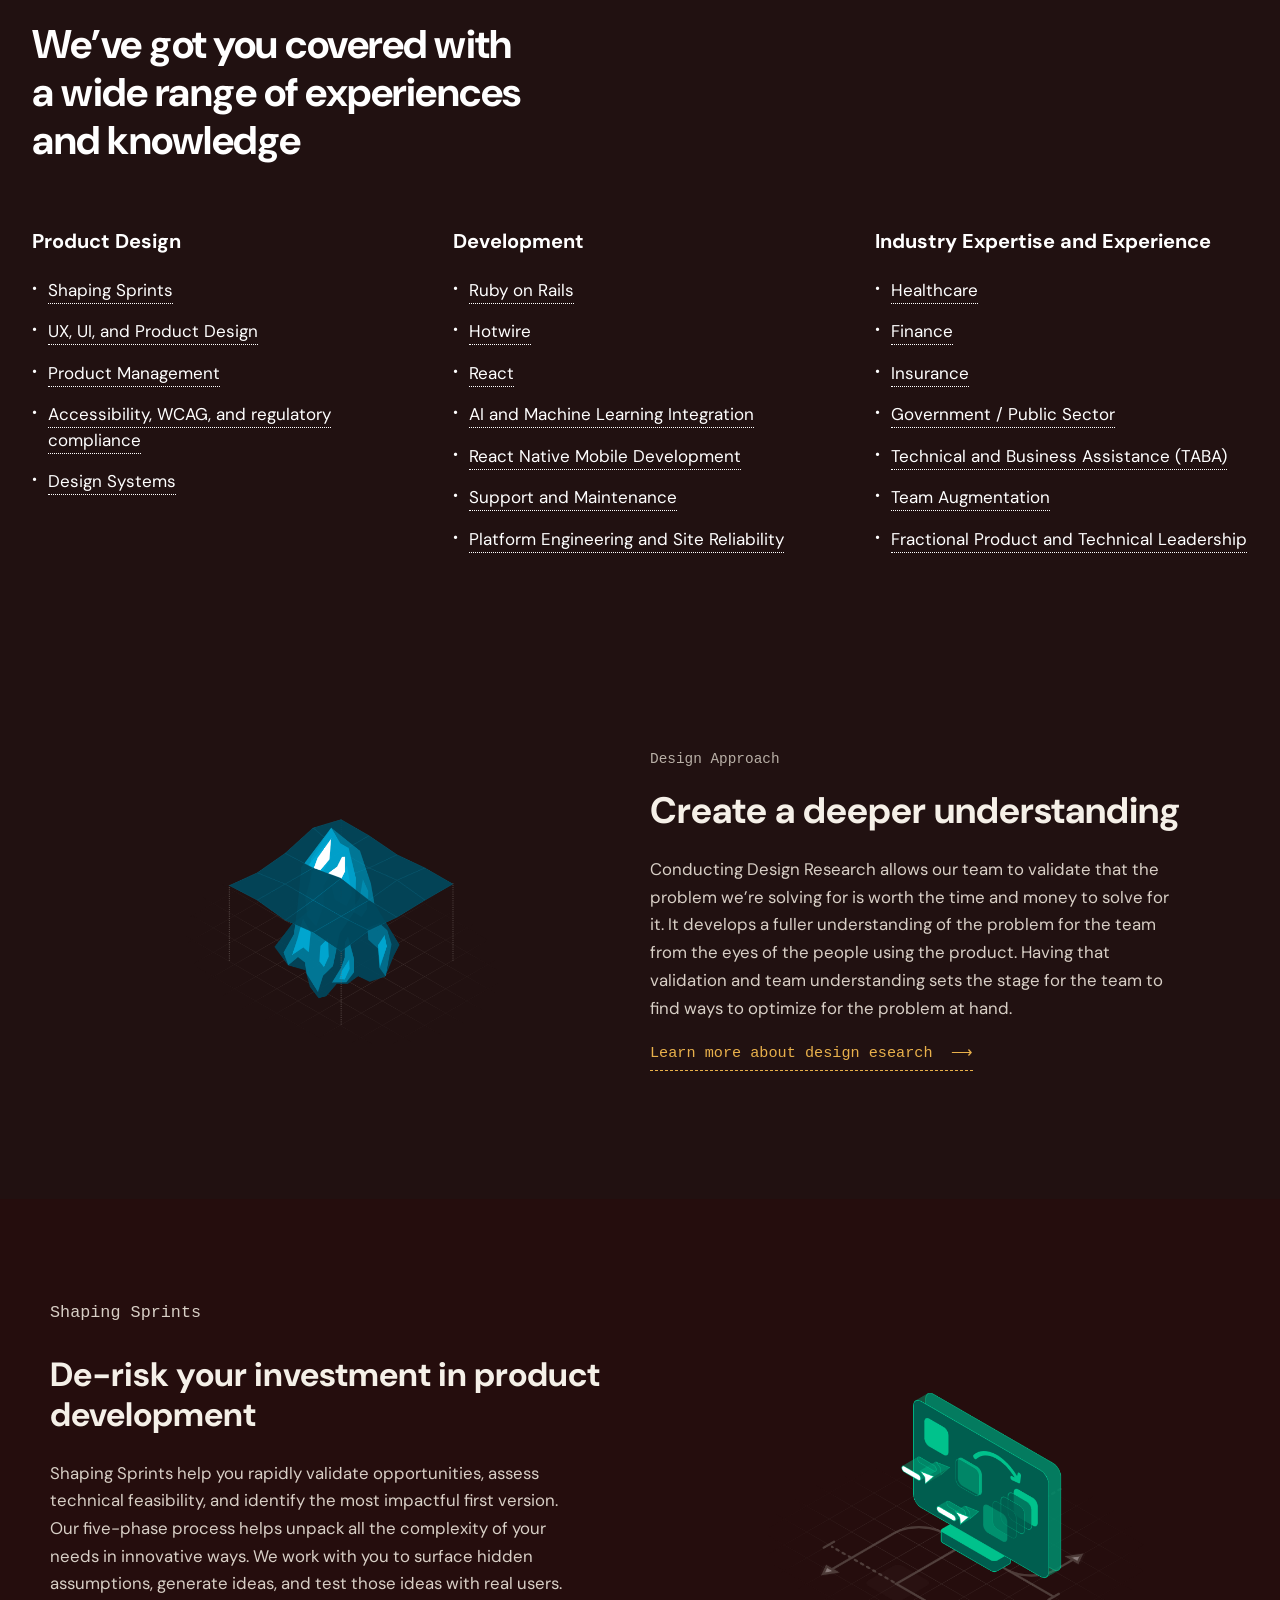
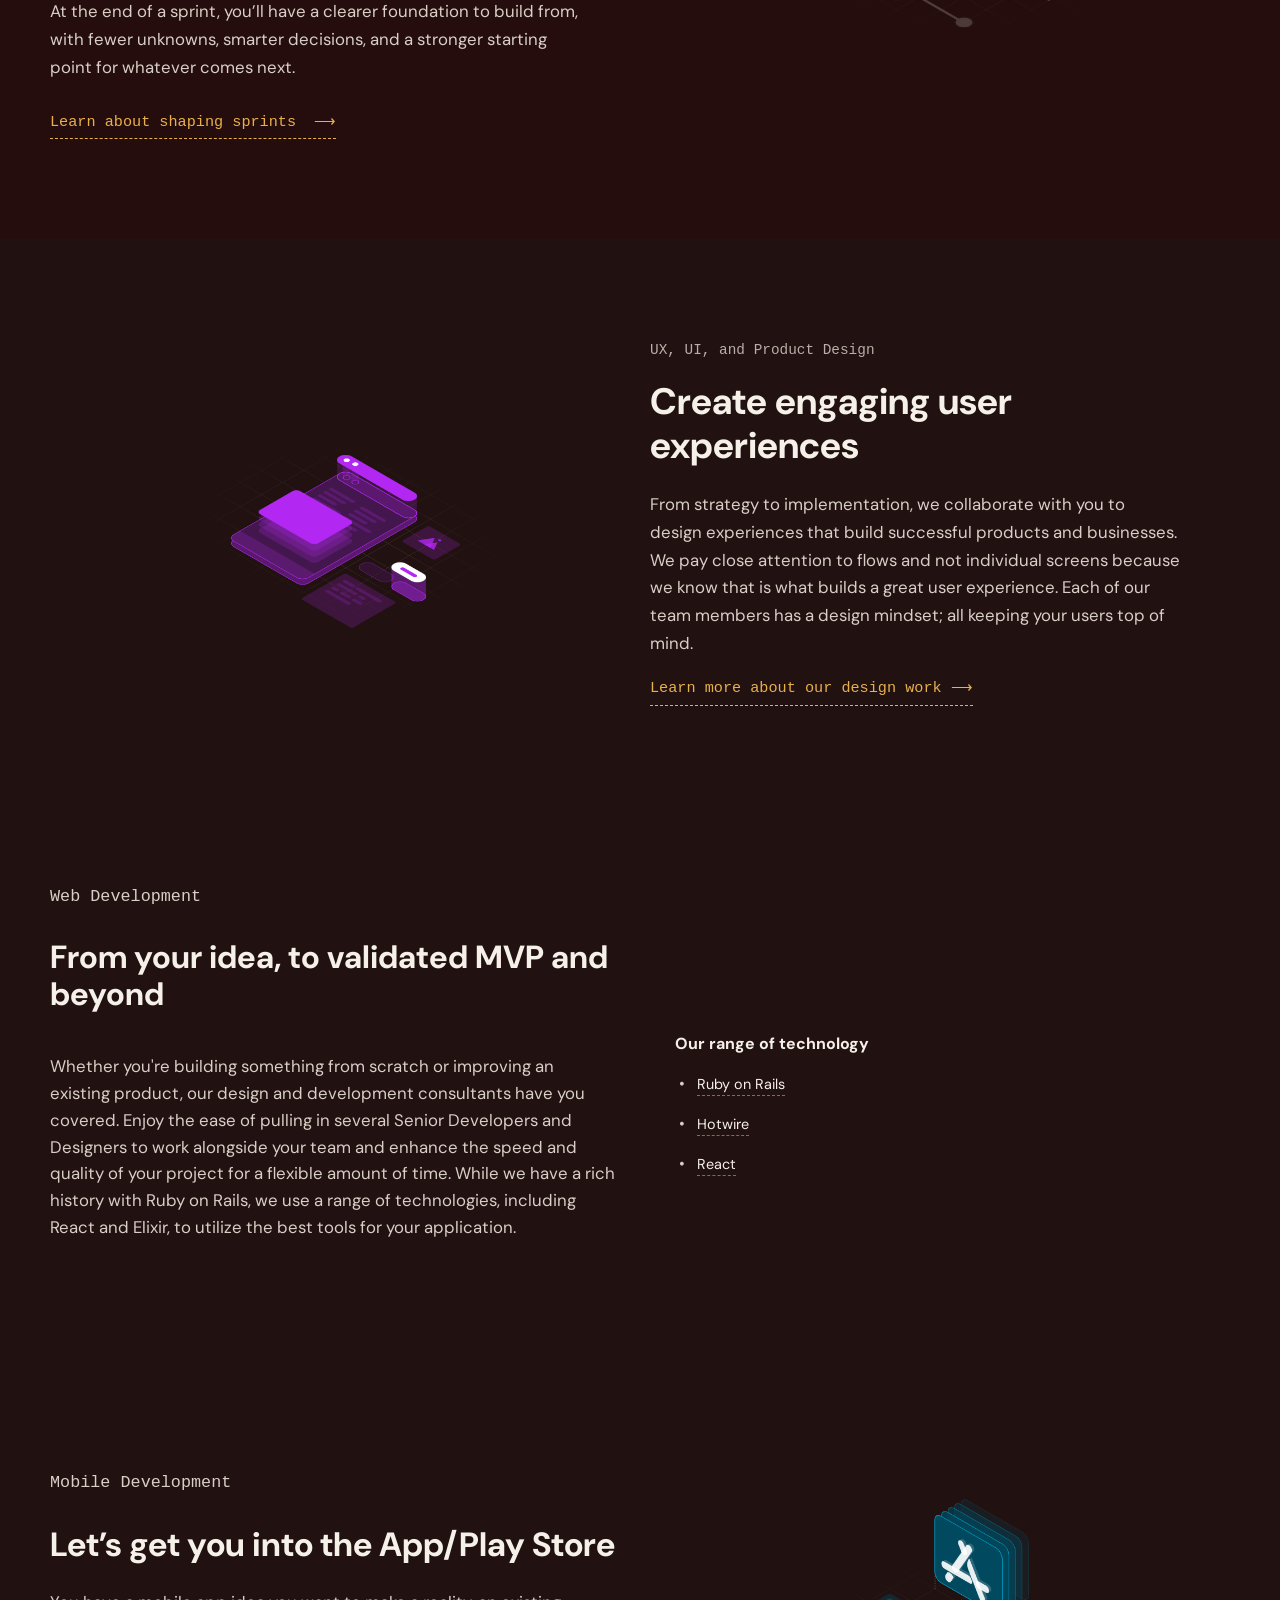
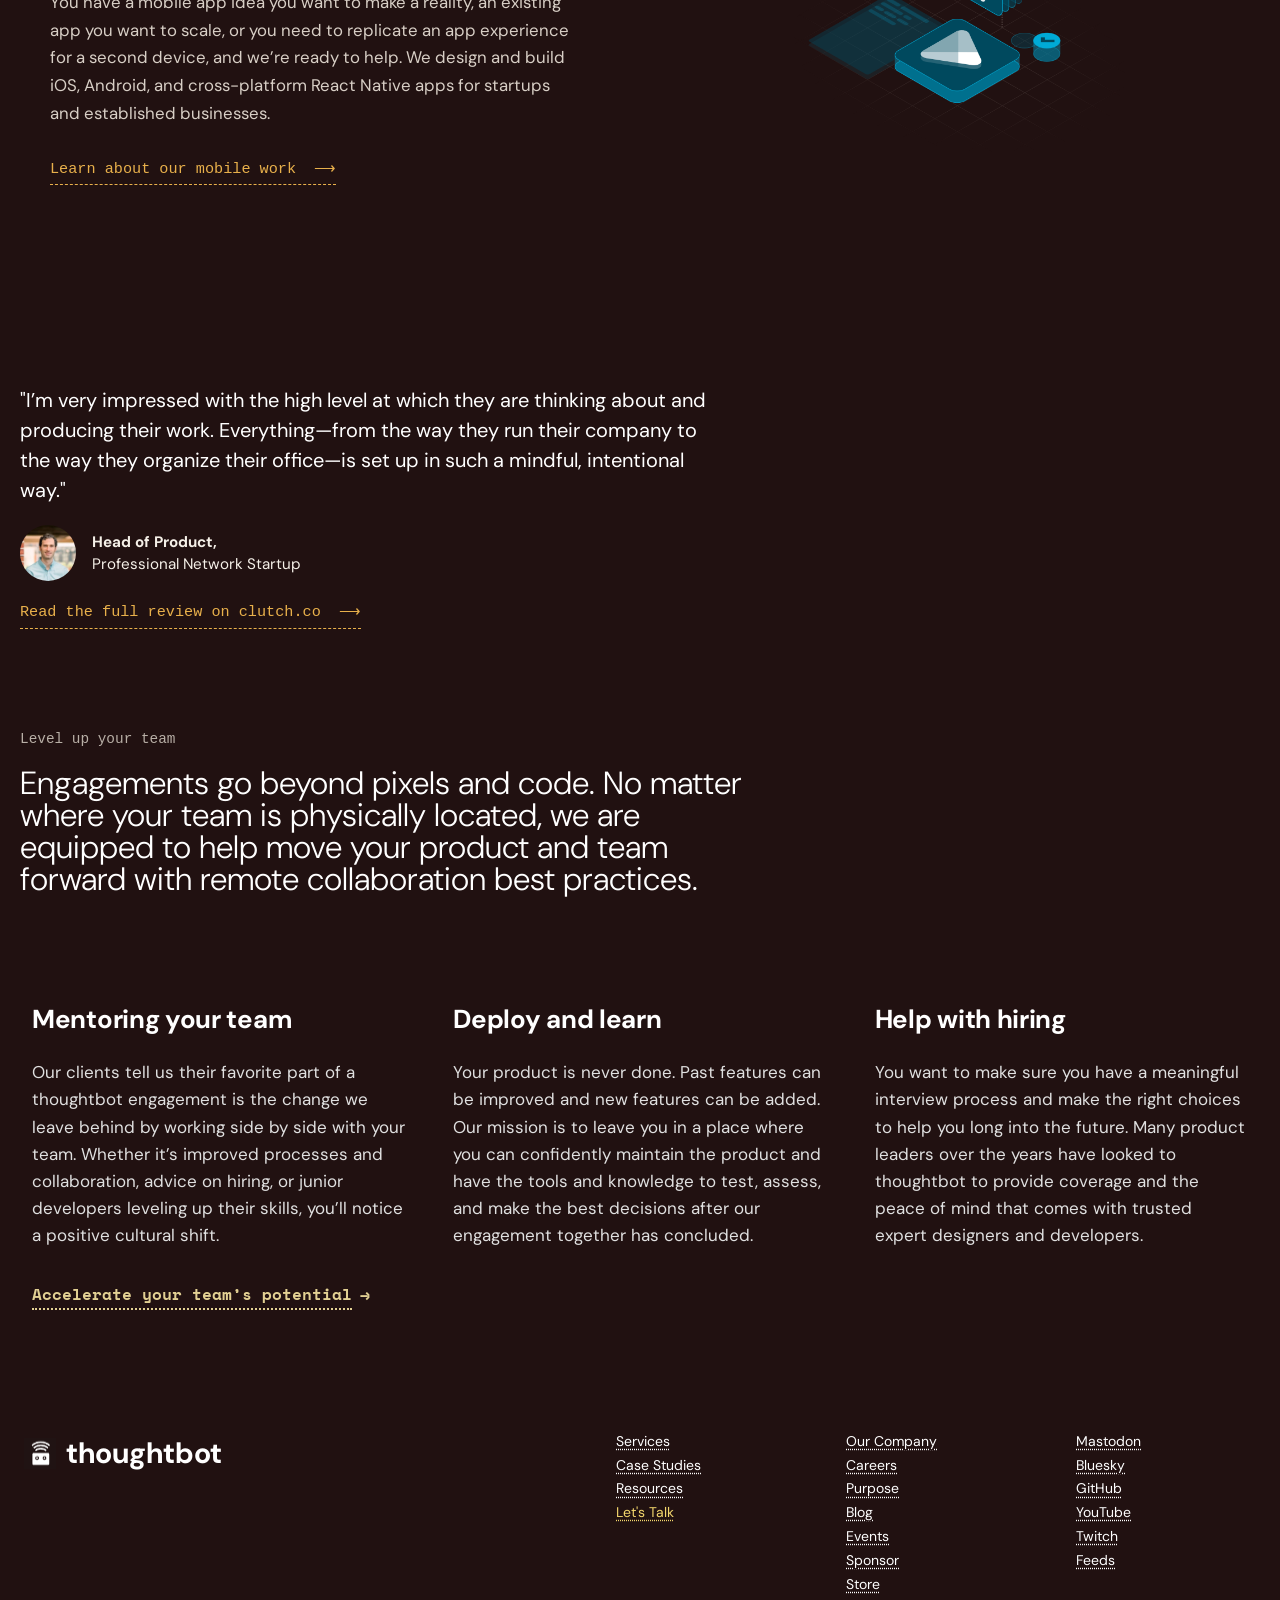
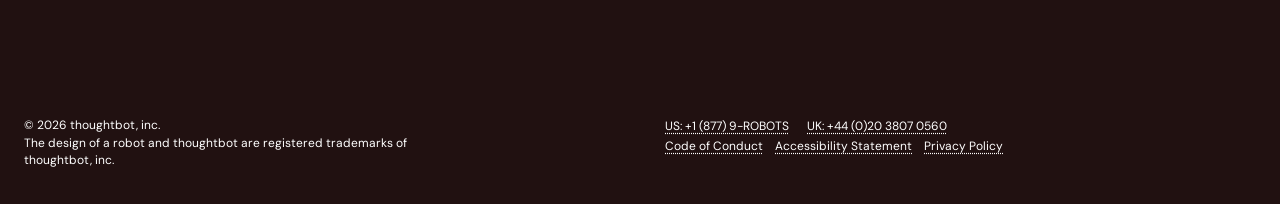
<file: otherpages/services.html>
<!DOCTYPE html>
<html lang="en">

<head>
    <meta charset="UTF-8">
    <meta name="viewport" content="width=device-width, initial-scale=1.0">

    <title>Thoughtbot</title>

    <link href="https://cdn.jsdelivr.net/npm/bootstrap@5.3.3/dist/css/bootstrap.min.css" rel="stylesheet">

    <link rel="stylesheet" ref="https://cdn.jsdelivr.net/npm/bootstrap-icons@1.11.3/font/bootstrap-icons.min.css">

    <link rel="preconnect" href="https://fonts.googleapis.com">
    <link rel="preconnect" href="https://fonts.gstatic.com" crossorigin>

    <link
        href="https://fonts.googleapis.com/css2?family=DM+Sans:wght@400;500;600;700&family=Space+Mono:wght@400;700&display=swap"
        rel="stylesheet">

    <link rel="stylesheet" href="services.css">

</head>

<body>

    <header class="navbar-header">
        <nav class="navbar">

            <a href="#" class="brand-logo">
                <img src="./image/logo.png" alt="thoughtbot logo" class="brand-logo-img">
                <span class="brand-text">thoughtbot</span>
            </a>

            <ul class="nav-links">

                <!-- Services with Mega Menu Dropdown -->
                <li class="has-dropdown">
                    <a href="#" class="nav-item">
                        Services
                        <svg class="chevron-icon" viewBox="0 0 24 24" fill="none" stroke="currentColor"
                            stroke-width="2.5" stroke-linecap="round" stroke-linejoin="round">
                            <polyline points="6 9 12 15 18 9"></polyline>
                        </svg>
                    </a>
                </li>


                <li>
                    <a href="#" class="nav-item">
                        Industries
                        <svg class="chevron-icon" viewBox="0 0 24 24" fill="none" stroke="currentColor"
                            stroke-width="2.5" stroke-linecap="round" stroke-linejoin="round">
                            <polyline points="6 9 12 15 18 9"></polyline>
                        </svg>
                    </a>
                </li>

                <li>
                    <a href="#" class="nav-item">Case Studies</a>
                </li>

                <li>
                    <a href="#" class="nav-item">
                        Resources
                        <svg class="chevron-icon" viewBox="0 0 24 24" fill="none" stroke="currentColor"
                            stroke-width="2.5" stroke-linecap="round" stroke-linejoin="round">
                            <polyline points="6 9 12 15 18 9"></polyline>
                        </svg>
                    </a>
                </li>

                <li>
                    <a href="#" class="nav-item">Blog</a>
                </li>

            </ul>

            <a href="#" class="cta-button">Let’s get started!</a>

        </nav>
    </header>


    <section class="hero">
        <div class="container-fluid">
            <div class="row hero-row align-items-center">
                <div class="col-lg-6 hero-left">
                    <h1>Let’s design and develop a <br> great product while leveling up <br> your team</h1>

                    <a href="#" class="talk-btn">
                        Let’s talk about your project
                    </a>
                </div>

                <div class="right-image">

                    <img src="./image/service 1.png" alt="Team member">
                </div>
            </div>

    </section>

    <section class="container1">
        <div class="content">
            <p class="heading">thoughtbot Teams</p>
            <h2>Helping clients at different stages with their unique needs</h2>
            <p>Our thoughtbot Teams have tailored expertise in the projects, challenges, and skills associated with your
                business and product at every product stage. We are equipped to partner with teams around the world with
                our fully-remote delivery model.</p>

            <ul class="service-list">
                <li><a href="#">Rapid validation and early product strategy</a></li>
                <li><a href="#">Building a new product and roadmap planning</a></li>
                <li><a href="#">Team augmentation and process improvement</a></li>
                <li><a href="#">DevOps, Cloud, CI/CD</a></li>
            </ul>
            <a href="#" class="cta">Learn more about our approach &nbsp;&#10230;</a>
        </div>

        <div class="right-image2">
            <img src="./image/service 2.png" width="500px" alt="Team member">
        </div>
    </section>

    <section class="container2">
        <div class="services-container">

            <div class="services-header">
                <span class="services-overline">All services</span>
                <h2 class="services-heading">
                    We’ve got you covered with<br>a wide range of experiences<br>and knowledge
                </h2>
            </div>

            <div class="services-grid">

                <div class="service-column">
                    <h3 class="column-title">Product Design</h3>
                    <ul class="service-list">
                        <li><a href="#">Shaping Sprints</a></li>
                        <li><a href="#">UX, UI, and Product Design</a></li>
                        <li><a href="#">Product Management</a></li>
                        <li><a href="#">Accessibility, WCAG, and regulatory compliance</a></li>
                        <li><a href="#">Design Systems</a></li>
                    </ul>
                </div>

                <!-- Column 2: Development -->
                <div class="service-column">
                    <h3 class="column-title">Development</h3>
                    <ul class="service-list">
                        <li><a href="#">Ruby on Rails</a></li>
                        <li><a href="#">Hotwire</a></li>
                        <li><a href="#">React</a></li>
                        <li><a href="#">AI and Machine Learning Integration</a></li>
                        <li><a href="#">React Native Mobile Development</a></li>
                        <li><a href="#">Support and Maintenance</a></li>
                        <li><a href="#">Platform Engineering and Site Reliability</a></li>
                    </ul>
                </div>

                <!-- Column 3: Industry Expertise -->
                <div class="service-column">
                    <h3 class="column-title">Industry Expertise and Experience</h3>
                    <ul class="service-list">
                        <li><a href="#">Healthcare</a></li>
                        <li><a href="#">Finance</a></li>
                        <li><a href="#">Insurance</a></li>
                        <li><a href="#">Government / Public Sector</a></li>
                        <li><a href="#">Technical and Business Assistance (TABA)</a></li>
                        <li><a href="#">Team Augmentation</a></li>
                        <li><a href="#">Fractional Product and Technical Leadership</a></li>
                    </ul>
                </div>

            </div>

        </div>
    </section>

    <section class="container3">
        <div class="left-image1">
            <img src="./image/sevice 3.png" alt="AI workflow illustration">
        </div>

        <div class="text-content3">
            <p class="heading3">Design Approach</p>
            <h2 class="headline">Create a deeper understanding</h2>
            <p>Conducting Design Research allows our team to validate that the problem we’re solving for is worth the
                time and money to solve for it. It develops a fuller understanding of the problem for the team from the
                eyes of the people using the product. Having that validation and team understanding sets the stage for
                the team to find ways to optimize for the problem at hand.</p>
            <a href="#" class="cta">Learn more about design esearch &nbsp;&#10230;</a>
        </div>
    </section>

    <section class="container4">
        <div class="content4">
            <p class="heading4">Shaping Sprints</p>
            <h2>De-risk your investment in product development</h2>
            <p>Shaping Sprints help you rapidly validate opportunities, assess technical feasibility, and identify the
                most impactful first version. Our five-phase process helps unpack all the complexity of your needs in
                innovative ways. We work with you to surface hidden assumptions, generate ideas, and test those ideas
                with real users. At the end of a sprint, you’ll have a clearer foundation to build from, with fewer
                unknowns, smarter decisions, and a stronger starting point for whatever comes next.</p>
            <a href="#" class="cta">Learn about shaping sprints &nbsp;&#10230;</a>
        </div>

        <div class="right-image4">
            <img src="./image/service 4.png" width="500px" alt="Team member">
        </div>
    </section>

    <section class="container5">
        <div class="left-image2">
            <img src="./image/service5.png" alt="AI workflow illustration">
        </div>

        <div class="text-content5">
            <p class="heading5">UX, UI, and Product Design</p>
            <h2 class="headline5">Create engaging user experiences</h2>
            <p>From strategy to implementation, we collaborate with you to design experiences that build successful
                products and businesses. We pay close attention to flows and not individual screens because we know that
                is what builds a great user experience. Each of our team members has a design mindset; all keeping your
                users top of mind. </p>
            <a href="#" class="cta">Learn more about our design work&nbsp;&#10230;</a>
        </div>
    </section>

    <section class="container6">

        <div class="left6">
            <p class="header6">Web Development</p>
            <h6 class="headline6">From your idea, to validated MVP and beyond</h6>
            <p>Whether you're building something from scratch or improving an existing product, our design and
                development consultants have you covered. Enjoy the ease of pulling in several Senior Developers and
                Designers to work alongside your team and enhance the speed and quality of your project for a flexible
                amount of time. While we have a rich history with Ruby on Rails, we use a range of technologies,
                including React and Elixir, to utilize the best tools for your application.</p>
        </div>

        <div class="right6">
            <h3>Our range of technology</h3>
            <ul class="service-list1">
                <li><a href="#">Ruby on Rails</a></li>
                <li><a href="#">Hotwire</a></li>
                <li><a href="#">React</a></li>
            </ul>
        </div>

    </section>

    <section class="container7">
        <div class="content7">
            <p class="heading7">Mobile Development</p>
            <h2>Let’s get you into the App/Play Store</h2>
            <p>You have a mobile app idea you want to make a reality, an existing app you want to scale, or you need to
                replicate an app experience for a second device, and we’re ready to help. We design and build iOS,
                Android, and cross-platform React Native apps for startups and established businesses.</p>
            <a href="#" class="cta">Learn about our mobile work &nbsp;&#10230;</a>
        </div>

        <div class="right-image7">
            <img src="./image/service6.png" width="500px" alt="Team member">
        </div>
    </section>

    <section class="container8">
        <div class="text-block2">
            <p>"I’m very impressed with the high level at which they are thinking about and producing their work.
                Everything—from the way they run their company to the way they organize their office—is set up in such a
                mindful, intentional way."</p>
            <div class="attribution2">
                <img class="avatar2" src="image/imgi_4_a35a7111-0877-4116-8ecf-7b08fa1ad0fe_Matthew-Thompson.jpg"
                    alt="">
                <div class="attribution-text2"><strong>Head of Product,</strong><br> Professional Network Startup</div>
            </div>
            <a href="#" class="cta2">Read the full review on clutch.co &nbsp;&#10230;</a>
        </div>
    </section>

    <section class="container9">
        <div class="all-content">
            <div class="first-content">
                <p class="heading9">Level up your team</p>
                <p class="headings9">Engagements go beyond pixels and code. No matter where your team is physically
                    located, we are equipped to help move your product and team forward with remote collaboration best
                    practices.</p>
            </div>
        </div>
    </section>

    <section class="benefits-section">
        <div class="benefits-container">
            <div class="benefit-card">
                <h3 class="benefit-title">Mentoring your team</h3>
                <p class="benefit-description">
                    Our clients tell us their favorite part of a thoughtbot engagement is the change we leave behind by
                    working side by side with your team. Whether it’s improved processes and collaboration, advice on
                    hiring, or junior developers leveling up their skills, you’ll notice a positive cultural shift.
                </p>
                <a href="#" class="benefit-link">
                    <span class="link-text">Accelerate your team’s potential</span>
                    <span class="link-arrow">&rarr;</span>
                </a>
            </div>

            <!-- Column 2 -->
            <div class="benefit-card">
                <h3 class="benefit-title">Deploy and learn</h3>
                <p class="benefit-description">
                    Your product is never done. Past features can be improved and new features can be added. Our mission
                    is to leave you in a place where you can confidently maintain the product and have the tools and
                    knowledge to test, assess, and make the best decisions after our engagement together has concluded.
                </p>
            </div>

            <!-- Column 3 -->
            <div class="benefit-card">
                <h3 class="benefit-title">Help with hiring</h3>
                <p class="benefit-description">
                    You want to make sure you have a meaningful interview process and make the right choices to help you
                    long into the future. Many product leaders over the years have looked to thoughtbot to provide
                    coverage and the peace of mind that comes with trusted expert designers and developers.
                </p>
            </div>

        </div>
    </section>



    <footer class="site-footer">
        <div class="footer-main">
            <div class="footer-content">
                <div class="footer-brand">
                    <a href="#" class="footer-logo">
                        <img src="image/logo.png" alt="logo">
                        <span>thoughtbot</span>
                    </a>

                </div>

                <div class="footer-column">
                    <a href="./otherpages/services.html">Services</a>
                    <a href="#">Case Studies</a>
                    <a href="#">Resources</a>
                    <a href="#" class="yellow-link">
                        Let's Talk
                    </a>
                </div>

                <div class="footer-column">
                    <a href="#">Our Company</a>
                    <a href="#">Careers</a>
                    <a href="#">Purpose</a>
                    <a href="#">Blog</a>
                    <a href="#">Events</a>
                    <a href="#">Sponsor</a>
                    <a href="#">Store</a>

                </div>

                <div class="footer-column">
                    <a href="#">Mastodon</a>
                    <a href="#">Bluesky</a>
                    <a href="#">GitHub</a>
                    <a href="#">YouTube</a>
                    <a href="#">Twitch</a>
                    <a href="#">Feeds</a>
                </div>
            </div>

            <div class="footer-bottom">


                <!-- Copyright -->

                <div class="copyright">

                    <p>
                        © 2026 thoughtbot, inc.
                    </p>

                    <p>
                        The design of a robot and thoughtbot are registered trademarks of
                        <br>
                        thoughtbot, inc.
                    </p>

                </div>



                <!-- Contact / Legal -->

                <div class="footer-legal">

                    <div class="phone-numbers">

                        <a href="#">
                            US: +1 (877) 9-ROBOTS
                        </a>

                        <a href="#">
                            UK: +44 (0)20 3807 0560
                        </a>

                    </div>


                    <div class="legal-links">

                        <a href="#">
                            Code of Conduct
                        </a>

                        <a href="#">
                            Accessibility Statement
                        </a>

                        <a href="#">
                            Privacy Policy
                        </a>

                    </div>

                </div>


            </div>

        </div>

    </footer>


</body>

</html>
</file>
<file: style.css>
* {
  margin: 0;
  padding: 0;
  box-sizing: border-box;
}

body {
  background-color: #211111;
  color: #ffffff;
  font-family: "DM Sans", sans-serif;
  overflow-x: hidden;
}

.navbar-header {
  width: 100%;
  background-color: #211111;
  position: fixed;
  z-index: 1000;
  border-bottom: 1px solid rgba(255, 255, 255, 0.05);
}

.navbar {
  max-width: 1280px;
  margin: 0 auto;
  padding: 20px 32px;
  display: flex;
  align-items: center;
  justify-content: space-between;
}

.brand-logo {
  display: flex;
  align-items: center;
  gap: 12px;
  text-decoration: none;
  color: #ffffff;
}

.brand-logo-img {
  height: 28px;
  width: auto;
  display: block;
  object-fit: contain;
}

.brand-text {
  font-family: 'Space Mono', monospace;
  font-size: 22px;
  font-weight: 700;
  letter-spacing: -0.5px;
}

.nav-links {
  display: flex;
  align-items: center;
  list-style: none;
  gap: 32px;
}

.nav-links>li {
  position: relative;
}

.nav-item {
  font-family: 'Space Mono', monospace;
  font-size: 15px;
  font-weight: 700;
  color: #ffffff;
  text-decoration: none;
  display: inline-flex;
  align-items: center;
  gap: 6px;
  padding: 10px 0;
  transition: opacity 0.2s ease;
}

.nav-item:hover {
  opacity: 0.8;
  color: rgb(255, 166, 0);
}

.chevron-icon {
  width: 12px;
  height: 12px;
  margin-top: 2px;
  transition: transform 0.2s ease;
}

.has-dropdown1:hover .chevron-icon {
  transform: rotate(180deg);
  color: rgb(255, 166, 0);
}

.mega-dropdown {
  position: absolute;
  top: 100%;
  left: -200px;
  width: 1300px;
  background-color: #160e0e;
  border-top: 1px solid rgba(255, 255, 255, 0.1);
  border-bottom: 1px solid rgba(255, 255, 255, 0.1);
  opacity: 0;
  visibility: hidden;
  transform: translateY(10px);
  transition: all 0.25s ease-in-out;
  box-shadow: 0 20px 40px rgba(0, 0, 0, 0.5);
  z-index: 999;
}

.has-dropdown1:hover .mega-dropdown {
  opacity: 1;
  visibility: visible;
  transform: translateY(0);
}

.mega-dropdown-content {
  display: grid;
  grid-template-columns: repeat(4, 1fr);
  padding: 40px;
}

.dropdown-column {
  padding: 0 24px;
  border-right: 1px solid rgba(255, 255, 255, 0.08);
}

.dropdown-column:first-child {
  padding-left: 0;
}

.dropdown-column:last-child {
  border-right: none;
}

.column-title {
  font-family: -apple-system, BlinkMacSystemFont, "Segoe UI", Roboto, sans-serif;
  font-size: 16px;
  font-weight: 700;
  color: #ffffff;
  margin-bottom: 24px;
}

.dropdown-column ul {
  list-style: none;
}

.dropdown-column ul li {
  margin-bottom: 16px;
}

.dropdown-column ul li a {
  color: #d1d1d1;
  text-decoration: none;
  font-size: 15px;
  line-height: 1.4;
  transition: color 0.2s ease;
}

.dropdown-column ul li a:hover {
  color: #ffffff;
  text-decoration: underline;
}

.mega-dropdown-footer {
  text-align: center;
  padding: 20px;
  border-top: 1px solid rgba(255, 255, 255, 0.05);
}

.view-all-link {
  font-family: -apple-system, BlinkMacSystemFont, "Segoe UI", Roboto, sans-serif;
  font-size: 16px;
  font-weight: 700;
  color: #ffffff;
  text-decoration: none;
  transition: opacity 0.2s ease;
}

.view-all-link:hover {
  opacity: 0.8;
  text-decoration: underline;
}

.chevron-icon2 {
  width: 12px;
  height: 12px;
  margin-top: 2px;
  transition: transform 0.2s ease;
}

.has-dropdown2:hover .chevron-icon2 {
  transform: rotate(180deg);
}

.mega-dropdown2 {
  position: absolute;
  top: 100%;
  left: -200px;
  width: 500px;
  background-color: #160e0e;
  border-top: 1px solid rgba(255, 255, 255, 0.1);
  border-bottom: 1px solid rgba(255, 255, 255, 0.1);
  opacity: 0;
  visibility: hidden;
  transform: translateY(10px);
  transition: all 0.25s ease-in-out;
  box-shadow: 0 20px 40px rgba(0, 0, 0, 0.5);
  z-index: 999;
}

.has-dropdown2:hover .mega-dropdown2 {
  opacity: 1;
  visibility: visible;
  transform: translateY(0);
}

.mega-dropdown2-content {
  display: grid;
  grid-template-columns: repeat(4, 1fr);
  padding: 40px;
}

.dropdown-column2 {
  padding: 0 24px;
  border-right: 1px solid rgba(255, 255, 255, 0.08);
}

.dropdown-column2:first-child {
  padding-left: 0;
}

.dropdown-column2:last-child {
  border-right: none;
}

.column-title {
  font-family: -apple-system, BlinkMacSystemFont, "Segoe UI", Roboto, sans-serif;
  font-size: 16px;
  font-weight: 700;
  color: #ffffff;
  margin-bottom: 24px;
}

.chevron-icon3 {
  width: 12px;
  height: 12px;
  margin-top: 2px;
  transition: transform 0.2s ease;
}

.has-dropdown3:hover .chevron-icon3 {
  transform: rotate(180deg);
}

.mega-dropdown3 {
  position: absolute;
  top: 100%;
  left: -200px;
  width: 1300px;
  background-color: #160e0e;
  border-top: 1px solid rgba(255, 255, 255, 0.1);
  border-bottom: 1px solid rgba(255, 255, 255, 0.1);
  opacity: 0;
  visibility: hidden;
  transform: translateY(10px);
  transition: all 0.25s ease-in-out;
  box-shadow: 0 20px 40px rgba(0, 0, 0, 0.5);
  z-index: 999;
}

.has-dropdown3:hover .mega-dropdown3 {
  opacity: 1;
  visibility: visible;
  transform: translateY(0);
}

.mega-dropdown3-content {
  display: grid;
  grid-template-columns: repeat(4, 1fr);
  padding: 40px;
}

.dropdown-column3 {
  padding: 0 24px;
  border-right: 1px solid rgba(255, 255, 255, 0.08);
}

.dropdown-column3:first-child {
  padding-left: 0;
}

.dropdown-column3:last-child {
  border-right: none;
}

.column-title3 {
  font-family: -apple-system, BlinkMacSystemFont, "Segoe UI", Roboto, sans-serif;
  font-size: 16px;
  font-weight: 700;
  color: #ffffff;
  margin-bottom: 24px;
}

.dropdown-column3 ul {
  list-style: none;
}

.dropdown-column3 ul li {
  margin-bottom: 16px;
}

.dropdown-column3 ul li a {
  color: #d1d1d1;
  text-decoration: none;
  font-size: 15px;
  line-height: 1.4;
  transition: color 0.2s ease;
}

.dropdown-column3 ul li a:hover {
  color: #e0af0c;
  text-decoration: underline;
}

.mega-dropdown-footer3 {
  text-align: center;
  padding: 20px;
  border-top: 1px solid rgba(255, 255, 255, 0.05);
}

.view-all-link {
  font-family: -apple-system, BlinkMacSystemFont, "Segoe UI", Roboto, sans-serif;
  font-size: 16px;
  font-weight: 700;
  color: #ffffff;
  text-decoration: none;
  transition: opacity 0.2s ease;
}

.view-all-link:hover {
  opacity: 0.8;
  text-decoration: underline;
}

/* .hamburger {
  display: none;
  background: none;
  border: none;
  color: white;
  font-size: 30px;
  cursor: pointer;
}

@media (max-width: 768px) {
  .hamburger {
    display: block;
  }

  .navbar {
    display: none;
  }
} */

.cta-button {
  font-family: 'Space Mono', monospace;
  font-weight: 700;
  font-size: 15px;
  background-color: #e13333;
  color: #ffffff;
  text-decoration: none;
  padding: 12px 24px;
  border-radius: 50px;
  display: inline-block;
  border: 2px solid transparent;
  outline: 2px solid transparent;
  outline-offset: -5px;
  transition: all 0.2s ease-in-out;
}

.cta-button:hover {
  background-color: #e13333;
  border-color: #e13333;
  outline: 2px solid #120c0c;
  outline-offset: -5px;
}

.cta-button:active {
  transform: scale(0.98);
}

.section-divider1 {
  display: flex;
  align-items: center;
  gap: 12px;
  background-color: #170d0d;
  padding: 20px;
  width: 100%;
  box-sizing: border-box;
}

.section-divider1 span {
  font-family: 'Courier New', Courier, monospace;
  color: #f0ebe7;
  font-size: 14px;
  font-weight: bold;
  letter-spacing: 0.5px;
  white-space: nowrap;
}

.section-divider1::before {
  content: '';
  display: inline-block;
  width: 16px;
  height: 16px;
  border-left: 2px solid #ffffff;
  border-bottom: 2px solid #ffffff;
  transform: translateY(-7px);
}

.section-divider1::after {
  content: '';
  flex: 1;
  height: 16px;
  border-top: 2px solid #ffffff;
  border-right: 2px solid #ffffff;
  border-top-right-radius: 12px;
  transform: translateY(7px);
}

.hero {
  margin-left: 20px;
  min-height: 100vh;
  background: #211111;
  overflow: hidden;
}

.hero-row {
  min-height: 100vh;
}

.hero-left {
  padding-left: 32px;
  position: relative;
  z-index: 10;
}

.hero-left h1 {
  margin-bottom: 32px;
  max-width: 600px;
  font-size: 48px;
  line-height: 1.08;
  font-weight: 500;
  letter-spacing: -2px;
}

.hero-left p {
  max-width: 500px;
  margin-bottom: 35px;
  font-size: 19px;
  line-height: 1.45;
  font-weight: 400;
}

.talk-btn {
  font-family: 'Space Mono', monospace;
  font-weight: 700;
  font-size: 15px;
  background-color: #e13333;
  color: #ffffff;
  text-decoration: none;
  padding: 12px 24px;
  border-radius: 50px;
  display: inline-block;
  border: 2px solid transparent;
  outline: 2px solid transparent;
  outline-offset: -5px;
  transition: all 0.2s ease-in-out;
}

.talk-btn:hover {
  background-color: #e13333;
  border-color: #e13333;
  outline: 2px solid #120c0c;
  outline-offset: -5px;
}

.talk-btn:active {
  transform: scale(0.98);
}

.hero-right {
  height: 100vh;
  display: flex;
  align-items: center;
  justify-content: center;
  position: relative;
}

.people-container {
  margin-top: 150px;
  width: 620px;
  height: 600px;
  position: relative;
}

.hero-grid {
  position: absolute;
  width: 430px;
  height: 470px;
  right: 15px;
  top: 70px;
  background-image:
    linear-gradient(rgba(92, 62, 62, 0.35) 1px,
      transparent 1px),
    linear-gradient(90deg,
      rgba(92, 62, 62, 0.35) 1px,
      transparent 1px);
  background-size: 30px 30px;
  opacity: 0.6;
}

.blue-person {
  position: absolute;
  width: 255px;
  height: 255px;
  left: 55px;
  top: 90px;
  background: #2fa6ce;
  border-radius: 17px 17px 17px 17px;
  z-index: 5;
  overflow: hidden;
}

.blue-person::before {
  content: "";
  position: absolute;
  width: 65px;
  height: 65px;
  left: 0;
  bottom: 0;
  background: #211111;
  border-radius: 0 30px 0 0;
  z-index: 10;
}

.blue-person img {
  position: absolute;
  width: 230px;
  height: 250px;
  object-fit: cover;
  left: 27px;
  bottom: -1px;
  z-index: 2;
}

.purple-person {
  position: absolute;
  width: 205px;
  height: 255px;
  right: 45px;
  top: 27px;
  background: #a72de0;
  border-radius: 17px 17px 0 17px;
  z-index: 6;
  overflow: visible;
}

.purple-person::before {
  content: "";
  position: absolute;
  width: 50px;
  height: 140px;
  right: -49px;
  bottom: 0;
  background: #a72de0;
  border-radius: 0 17px 17px 0;
  z-index: -1;
}

.purple-person img {
  position: absolute;
  width: 250px;
  height: 250px;
  object-fit: cover;
  left: px;
  bottom: 0;
  z-index: 2;
  border-radius: 0 17px 17px 0;
}

.green-shape {
  position: absolute;
  width: 255px;
  height: 280px;
  right: 45px;
  bottom: -5px;
  background: #2dbd92;
  border-radius: 17px 17px 0 17px;
  z-index: 3;
}

.green-shape::before {
  content: "";
  position: absolute;
  width: 55px;
  height: 150px;
  left: -54px;
  top: 65px;
  background: #2dbd92;
  border-radius: 17px 0 0 17px;
}

h2 {
  margin-left: 40px;
}

.first-video video {
  width: 1500px;
  margin-top: 150px;
}


.container1 {
  display: flex;
  margin-top: 150px;
}

.left {
  flex: 1 1 420px;
  margin-left: 50px;
  min-width: 320px;
}

.left h1 {
  color: #f5f0e8;
  font-size: 2.6rem;
  font-weight: 700;
  margin: 0 0 24px 0;
}

.tags {
  display: flex;
  flex-wrap: wrap;
  gap: 10px;
  margin-bottom: 28px;
}

.tag {
  border: 1px solid #3ddc97;
  color: #3ddc97;
  font-family: 'JetBrains Mono', monospace;
  font-size: 0.85rem;
  padding: 8px 16px;
  border-radius: 20px;
  white-space: nowrap;
}

.left p {
  color: #d8cfc6;
  font-size: 1.05rem;
  line-height: 1.6;
  margin: 0 0 28px 0;
  max-width: 500px;
}

.cta {
  color: #e8b04b;
  font-family: 'JetBrains Mono', monospace;
  font-size: 0.95rem;
  text-decoration: none;
  border-bottom: 1px dashed #e8b04b;
  padding-bottom: 4px;
  display: inline-flex;
  align-items: center;
  gap: 8px;
  transition: opacity 0.2s ease;
}

.right {
  flex: 1 1 420px;
  min-width: 320px;
  position: relative;
  display: flex;
  align-items: center;
}

.glow {
  position: absolute;
  left: -10px;
  top: 50%;
  transform: translateY(-50%);
  width: 220px;
  height: 220px;
  border-radius: 50%;
  background: radial-gradient(circle, rgba(232, 176, 75, 0.18) 0%, rgba(232, 176, 75, 0.06) 60%, transparent 80%);
  z-index: 0;
}

.quote-block {
  position: relative;
  z-index: 1;
}

.quote-mark {
  color: #f5f0e8;
  font-size: 2.2rem;
  line-height: 0.5;
  font-family: Georgia, serif;
  display: inline-block;
  margin-bottom: 6px;
}

.quote-text {
  color: #f5f0e8;
  font-size: 1.35rem;
  line-height: 1.5;
  font-weight: 400;
  margin: 0 0 28px 0;
  max-width: 560px;
}

.attribution {
  display: flex;
  align-items: center;
  gap: 16px;
}

.avatar {
  width: 56px;
  height: 56px;
  border-radius: 50%;
  object-fit: cover;
  flex-shrink: 0;
  background: #444;
}

.attribution-text {
  color: #f5f0e8;
  font-size: 0.95rem;
}

.attribution-text strong {
  font-weight: 600;
}

.container2 {
  display: flex;
  margin-top: 150px;
}

.header {
  color: #b8afa6;
  font-family: 'JetBrains Mono', monospace;
  font-size: 0.9rem;
  margin: 0 0 20px 0;
}

.headline {
  color: #f5f0e8;
  font-size: 2rem;
  font-weight: 700;
  line-height: 1.15;
  margin: 0 0 40px 0;
  max-width: 650px;
}

.left1 {
  flex: 1 1 380px;
  min-width: 300px;
  margin-left: 50px;
}

.left p {
  color: #d8cfc6;
  font-size: 1.05rem;
  line-height: 1.6;
  margin: 0 0 28px 0;
  max-width: 460px;
}

.cta {
  color: #e8b04b;
  font-family: 'JetBrains Mono', monospace;
  font-size: 0.95rem;
  text-decoration: none;
  border-bottom: 1px dashed #e8b04b;
  padding-bottom: 4px;
  display: inline-flex;
  align-items: center;
  gap: 8px;
  transition: opacity 0.2s ease;
}

.right {
  flex: 1 1 420px;
  display: flex;
  margin-top: 50px;
  flex-direction: column;
}

.right h3 {
  color: #f5f0e8;
  font-size: 1.25rem;
  margin-top: 0px;
  margin-right: 65px;
  font-weight: 700;
}

.service-list {
  list-style: none;
  margin-right: 30px;
  padding: 0;
}

.service-list li {
  position: relative;
  padding-left: 22px;
  margin-bottom: 16px;
}

.service-list li::before {
  content: "•";
  position: absolute;
  left: 4px;
  color: #d8cfc6;
}

.service-list a {
  color: #f5f0e8;
  text-decoration: none;
  font-size: 1.05rem;
  border-bottom: 1px dashed #7a6f64;
  padding-bottom: 2px;
  transition: color 0.2s ease, border-color 0.2s ease;
}

.service-list a:hover {
  color: #e8b04b;
  border-color: transparent;
}

.service-list li.active a {
  color: #e8b04b;
  border-bottom: none;
}

.service-list li.active a:hover {
  color: #e8b04b;
}

.container3 {
  max-width: 1300px;
  margin-top: 150px;
  display: grid;
  grid-template-columns: minmax(260px, 380px) 1fr;
  gap: 100px;
}

.header2 {
  color: #b8afa6;
  font-family: 'JetBrains Mono', monospace;
  font-size: 0.85rem;
  margin: 0 0 12px 0;
}

.headline {
  color: #f5f0e8;
  font-size: 2.2rem;
  font-weight: 700;
  margin: 0 0 20px 0;
}

.left p {
  color: #d8cfc6;
  font-size: 1rem;
  line-height: 1.6;
  max-width: 500px;
}

.cta {
  color: #e8b04b;
  font-family: 'JetBrains Mono', monospace;
  font-size: 0.95rem;
  text-decoration: none;
  border-bottom: 1px dashed #e8b04b;
  padding-bottom: 4px;
  display: inline-flex;
  align-items: center;
  gap: 8px;
  transition: opacity 0.2s ease;
}

.cta:hover {
  opacity: 0.8;
}

.logo-grid {
  display: grid;
  grid-template-columns: repeat(4, 1fr);
  gap: 60px 50px;
  align-items: center;
}

.logo-grid .logo {
  display: flex;
  align-items: center;
  height: 30px;
  justify-content: flex-start;
}

.logo-grid img {
  max-width: 100%;
  max-height: 60px;
  width: 100px;
  height: 100px;
  object-fit: contain;
  filter: grayscale(100%) brightness(0) invert(1) opacity(0.85);
  transition: opacity 0.2s ease;
}

.video-container1 {
  margin-top: 150px;
  margin-left: 20px;
  display: flex;
  align-items: center;
  gap: 40px;
  width: 100%;
}

.left-video {
  display: flex;
  align-items: center;
  justify-content: center;
}

.left-container video {
  padding-left: 50px;
  width: 500px;
  height: auto;
  display: block;
}

.right2 h3 {
  color: #f5f0e8;
  font-size: 2.3rem;
  max-width: 1000px;
  font-weight: 700;
  line-height: 1.2;
}

.content11 {
  color: #d8cfc6;
  max-width: 1000px;
  font-size: 1.05rem;
  line-height: 1.65;
}

.new-cta {
  color: #e8b04b;
  font-family: 'JetBrains Mono', monospace;
  font-size: 0.95rem;
  text-decoration: none;
  border-bottom: 1px dashed #e8b04b;
  padding-bottom: 4px;
  display: inline-flex;
  align-items: center;
  gap: 8px;
  transition: opacity 0.2s ease;
}

.container4 {
  max-width: 1300px;
  margin-top: 150px;
  display: grid;
  grid-template-columns: minmax(280px, 620px) minmax(320px, 1fr);
  align-items: center;
  gap: 0px;
}

.illustration {
  display: flex;
  align-items: center;
  justify-content: center;
}

.illustration img {
  width: 50%;
  max-width: 460px;
  height: auto;
  display: block;
}

.header4 {
  color: #b8afa6;
  font-family: 'JetBrains Mono', monospace;
  font-size: 0.9rem;
  margin: 0 0 16px 0;
}

.headline {
  color: #f5f0e8;
  font-size: 2.3rem;
  font-weight: 700;
  line-height: 1.2;
  margin: 0 0 24px 0;
}

.text-block1 p {
  color: #d8cfc6;
  font-size: 1.05rem;
  line-height: 1.65;
  margin: 0 0 28px 0;
  max-width: 530px;
}

.cta {
  color: #e8b04b;
  font-family: 'JetBrains Mono', monospace;
  font-size: 0.95rem;
  text-decoration: none;
  border-bottom: 1px dashed #e8b04b;
  padding-bottom: 4px;
  display: inline-flex;
  align-items: center;
  gap: 8px;
  transition: opacity 0.2s ease;
}

.client-success {
  width: 100%;
  margin-left: 30px;
  background-color: #211111;
  color: #ffffff;
  padding: 28px 8px 18px;
}

.client-success-container {
  width: 100%;
  max-width: 1400px;
  margin: 0 auto;
}

.client-success-heading {
  margin-bottom: 26px;
  padding-left: 0;
}

.success-label {
  margin: 0 0 10px;
  font-family: monospace;
  font-size: 16px;
  line-height: 1;
  color: #b8b2b2;
}

.client-success-heading h2 {
  margin: 0;
  font-size: 35px;
  line-height: 1.05;
  font-weight: 530;
  letter-spacing: -1px;
  color: #ffffff;
}

.success-grid {
  display: grid;
  grid-template-columns: repeat(3, 1fr);
  gap: 17px;

}

.success-card {
  position: relative;
  min-width: 0;
  background-color: #301d1d;
  border-radius: 14px;
  overflow: hidden;
  min-height: 350px;
  transition:
    transform 0.3s ease,
    background-color 0.3s ease;
}


.success-card:hover {
  transform: translateY(-5px);
  background-color: #392222;
}

.success-image {
  width: 100%;
  height: 300px;
  overflow: hidden;
  border-radius: 13px;
}


.success-image img {
  width: 100%;
  height: 100%;
  display: block;
  object-fit: cover;
  transition: transform 0.5s ease;
}


.success-card:hover .success-image img {
  transform: scale(1.04);
}

.success-card-content {
  padding: 15px 17px 16px;
  padding-right: 42px;
}

.success-card-content h3 {
  margin: 0 0 5px;
  font-family: "DM Sans", sans-serif;
  font-size: 20px;
  line-height: 1.1;
  font-weight: 600;
  color: #ffffff;
}

.success-card-content p {
  margin: 0;
  max-width: 330px;
  font-family: "DM Sans", sans-serif;
  font-size: 16px;
  line-height: 1.35;
  color: #ffffff;
}

.success-arrow {
  position: absolute;
  right: 12px;
  bottom: 9px;
  display: flex;
  align-items: center;
  justify-content: center;
  width: 18px;
  height: 18px;
  color: #ffffff;
  text-decoration: none;
  font-family: Arial, sans-serif;
  font-size: 18px;
  line-height: 1;
  transition:
    transform 0.25s ease,
    color 0.25s ease;
}


.success-arrow:hover {
  color: #f4d76d;
  transform: translateX(4px);
}

.text-block2 {
  margin-top: 100px;
  margin-left: 20px;
}

.text-block2 p {
  font-size: 20px;
  line-height: 30px;
  font-weight: 30px;
  max-width: 700px;
}

.attribution2 {
  margin-top: 20px;
  display: flex;
  align-items: center;
  gap: 16px;
}

.avatar2 {
  width: 56px;
  height: 56px;
  border-radius: 50%;
  object-fit: cover;
  flex-shrink: 0;
  background: #444;
}

.attribution-text2 {
  color: #f5f0e8;
  font-size: 0.95rem;
}

.attribution-text strong {
  font-weight: 600;
}

.cta2 {
  margin-top: 20px;
  color: #e8b04b;
  font-family: 'JetBrains Mono', monospace;
  font-size: 0.95rem;
  text-decoration: none;
  border-bottom: 1px dashed #e8b04b;
  padding-bottom: 4px;
  display: inline-flex;
  align-items: center;
  gap: 8px;
  transition: opacity 0.2s ease;
}


.container5 {
  max-width: 1300px;
  margin-top: 150px;
  display: grid;
  grid-template-columns: minmax(280px, 620px) minmax(320px, 1fr);
  align-items: center;
  gap: 0px;
}

.illustration2 {
  display: flex;
  align-items: center;
  justify-content: center;
}

.illustration2 img {
  width: 80%;
  max-width: 460px;
  height: auto;
  display: block;
}

.header5 {
  color: #b8afa6;
  font-family: 'JetBrains Mono', monospace;
  font-size: 0.9rem;
  margin: 0 0 16px 0;
}

.headline2 {
  color: #f5f0e8;
  font-size: 2.3rem;
  font-weight: 700;
  margin: 0 0 14px 0;
}

.text-block3 p {
  color: #d8cfc6;
  font-size: 1.05rem;
  line-height: 1.65;
  margin: 0 0 28px 0;
  max-width: 530px;
}

.cta {
  color: #e8b04b;
  font-family: 'JetBrains Mono', monospace;
  font-size: 0.95rem;
  text-decoration: none;
  border-bottom: 1px dashed #e8b04b;
  padding-bottom: 4px;
  display: inline-flex;
  align-items: center;
  gap: 8px;
  transition: opacity 0.2s ease;
}

.resources-section {
  margin-top: 100px;
  width: 100%;
  background-color: #211111;
  color: #ffffff;
  padding: 35px 22px 60px;
}

.resources-container {
  width: 100%;
  max-width: 1400px;
  margin: 0 auto;
}

.resources-heading {
  margin-bottom: 56px;
}

.resources-label {
  margin: 0 0 10px;
  font-family: "Space Mono", monospace;
  font-size: 14px;
  font-weight: 700;
  letter-spacing: 0.3px;
  color: #beb8b8;
}

.resources-heading h2 {
  margin: 0;
  max-width: 700px;
  font-family: "DM Sans", sans-serif;
  font-size: 32px;
  line-height: 1.12;
  font-weight: 500;
  letter-spacing: -1px;
}

.resources-grid {
  display: grid;
  grid-template-columns: repeat(3, 1fr);
  column-gap: 70px;
  row-gap: 60px;
}

.resource-card {
  min-width: 0;
}

.resource-card h3 {
  margin: 0 0 12px;
  font-family: "DM Sans", sans-serif;
  font-size: 24px;
  line-height: 1.05;
  font-weight: 600;
  color: #ffffff;
}

.resource-card p {
  max-width: 400px;
  margin: 0 0 25px;
  font-family: "DM Sans", sans-serif;
  font-size: 18px;
  line-height: 1.45;
  color: #ffffff;
}

.resource-card a {
  display: inline-flex;
  align-items: center;
  gap: 8px;
  position: relative;
  color: #f5d879;
  text-decoration: none;
  font-family: "Space Mono", monospace;
  font-size: 14px;
  font-weight: 700;
  letter-spacing: -0.3px;
  padding-bottom: 2px;
}

.resource-card a::after {
  content: "";
  position: absolute;
  left: 0;
  right: 18px;
  bottom: 0;
  border-bottom: 1px dotted #f5d879;
}

.resource-card a span {
  font-family: Arial, sans-serif;
  font-size: 21px;
  font-weight: 400;
  line-height: 1;
  transition: transform 0.2s ease;
}

.resource-card a:hover {
  color: #f8a408;
}


.resource-card a:hover::after {
  border-color: #f8a408;
}


.resource-card a:hover span {
  transform: translateX(5px);
}

.site-footer {
  width: 100%;

  background-color: #211111;

  color: #ffffff;
}

.footer-cta {
  position: relative;

  min-height: 233px;

  display: flex;
  align-items: center;

  overflow: hidden;

  border-bottom: 1px solid rgba(255, 255, 255, 0.08);
}

.footer-cta::before {
  content: "";
  position: absolute;
  left: 0;
  top: 54px;
  width: 5px;
  height: 124px;
  background-color: #ed3338;
  z-index: 3;
}

.cta-content {
  position: relative;
  z-index: 5;
  padding-left: 24px;
}

.cta-content h2 {
  margin: 0 0 22px;
  font-family: "DM Sans", sans-serif;
  font-size: 31px;
  line-height: 1.1;
  font-weight: 500;
  letter-spacing: -1px;
}

.chat-button {
  display: inline-flex;
  align-items: center;
  justify-content: center;
  padding: 8px 15px;
  border: 1px solid #ffffff;
  border-radius: 30px;
  color: #ffffff;
  text-decoration: none;
  font-family: "Space Mono", monospace;
  font-size: 13px;
  font-weight: 700;
  transition: all 0.25s ease;
}


.chat-button:hover {
  background-color: #ffffff;
  color: #211111;
  transform: translateY(-2px);
}


.cta-texture {
  position: absolute;
  top: 0;
  right: 0;
  width: 35%;
  height: 100%;
  opacity: 0.55;
  background-image:
    radial-gradient(rgba(237, 51, 56, 0.55) 1px,
      transparent 1px);

  background-size: 4px 4px;

  mask-image:
    linear-gradient(to right,
      transparent 0%,
      black 55%,
      black 100%);

  -webkit-mask-image:
    linear-gradient(to right,
      transparent 0%,
      black 55%,
      black 100%);
}


.cta-texture::after {
  content: "";
  position: absolute;
  width: 450px;
  height: 250px;
  right: -120px;
  top: 0;
  background: #8f211f;
  filter: blur(70px);
  opacity: 0.4;
}

.footer-main {
  padding: 42px 24px 40px;
}

.footer-content {
  display: grid;
  grid-template-columns:
    minmax(300px, 1fr) 180px 180px 180px;
  column-gap: 50px;
  min-height: 230px;
}


.footer-brand {
  display: flex;
  align-items: flex-start;
}

.footer-logo {
  display: flex;
  align-items: center;
  gap: 10px;
  color: #ffffff;
  text-decoration: none;
  font-family: "DM Sans", sans-serif;
  font-size: 29px;
  font-weight: 700;
}

.footer-logo-icon {
  display: flex;
  align-items: center;
  justify-content: center;
}

.footer-logo-icon svg {
  display: block;
  width: 27px;
  height: 27px;
}

.footer-column {
  display: flex;
  flex-direction: column;
  align-items: flex-start;
  gap: 5px;
}

.footer-column a {
  position: relative;
  color: #ffffff;
  text-decoration: underline;
  text-decoration-style: dotted;
  text-underline-offset: 3px;
  font-family: "DM Sans", sans-serif;
  font-size: 14px;
  line-height: 1.35;
  transition: color 0.2s ease;
}

.footer-column a:hover {
  color: #edb233;
}

.footer-column .yellow-link {
  color: #f4d76d;
}

.footer-bottom {
  display: grid;
  grid-template-columns: 1fr 1fr;
  column-gap: 50px;
  margin-top: 55px;
}

.copyright p {
  margin: 0;
  font-family: "DM Sans", sans-serif;
  font-size: 12px;
  line-height: 1.4;
  color: #ffffff;
}

.copyright p:first-child {
  margin-bottom: 2px;
}

.footer-legal {
  font-size: 12px;
}

.phone-numbers {
  display: flex;
  gap: 18px;
  margin-bottom: 2px;
}

.phone-numbers a,
.legal-links a {
  color: #ffffff;
  text-decoration: underline;
  text-decoration-style: dotted;
  text-underline-offset: 3px;
  transition: color 0.2s ease;
}

.phone-numbers a:hover,
.legal-links a:hover {
  color: #f4d76d;
}

.legal-links {
  display: flex;
  gap: 12px;
}


@media (max-width: 992px) {
  .navbar {
    padding: 18px 24px;
  }

  .nav-links {
    gap: 18px;
  }

  .nav-item {
    font-size: 13px;
  }

  .cta-button {
    padding: 10px 18px;
    font-size: 13px;
  }

  .mega-dropdown,
  .mega-dropdown3 {
    width: 90vw;
    left: -250px;
  }

  .mega-dropdown2 {
    width: 400px;
    left: -200px;
  }

  .mega-dropdown-content,
  .mega-dropdown3-content {
    padding: 30px;
  }

  .hero {
    margin-left: 0;
  }

  .hero-left {
    padding-left: 24px;
  }

  .hero-left h1 {
    font-size: 40px;
  }

  .hero-left p {
    font-size: 17px;
  }

  .people-container {
    transform: scale(0.8);
  }

  .container1 {
    gap: 40px;
    padding: 0 30px;
  }

  .left {
    margin-left: 0;
  }

  .left h1 {
    font-size: 2.2rem;
  }

  .container2 {
    gap: 40px;
    padding: 0 30px;
  }

  .left1 {
    margin-left: 0;
  }

  .container3 {
    padding: 0 30px;
    gap: 50px;
  }

  .logo-grid {
    gap: 40px 25px;
  }

  .video-container1 {
    margin-left: 0;
    padding: 0 30px;
  }

  .left-container video {
    width: 400px;
    padding-left: 0;
  }

  .right2 h3 {
    font-size: 1.8rem;
  }

  .container4 {
    padding: 0 30px;
  }
}

@media (max-width: 768px) {

  /* NAVBAR */
  .navbar {
    padding: 16px 20px;
  }

  .brand-text {
    font-size: 18px;
  }

  .brand-logo-img {
    height: 24px;
  }

  .nav-links {
    display: none;
  }

  /* SECTION DIVIDER */
  .section-divider1 {
    padding: 15px;
  }

  .section-divider1 span {
    font-size: 12px;
  }

  /* HERO */
  .hero {
    margin-left: 0;
    padding-top: 80px;
  }

  .hero-row {
    min-height: auto;
  }

  .hero-left {
    padding: 50px 25px 20px;
    text-align: left;
  }

  .hero-left h1 {
    font-size: 36px;
    line-height: 1.1;
    letter-spacing: -1px;
    margin-bottom: 22px;
  }

  .hero-left p {
    font-size: 16px;
    line-height: 1.5;
    margin-bottom: 25px;
  }

  .talk-btn {
    font-size: 14px;
    padding: 11px 20px;
  }

  /* HERO GRAPHICS */
  .hero-right {
    height: 500px;
    overflow: hidden;
  }

  .people-container {
    width: 500px;
    height: 450px;
    margin-top: 40px;
    transform: scale(0.7);
  }

  .hero-grid {
    right: 10px;
  }

  .first-video video {
    width: 100%;
    margin-top: 80px;
  }

  h2 {
    margin-left: 25px;
    font-size: 1.5rem;
  }

  .container1 {
    display: flex;
    flex-direction: column;
    margin-top: 100px;
    padding: 0 25px;
    gap: 60px;
  }

  .left {
    margin-left: 0;
    min-width: 0;
  }

  .left h1 {
    font-size: 2rem;
  }

  .left p {
    font-size: 1rem;
  }

  .right {
    min-width: 0;
    margin-top: 0;
  }

  .quote-text {
    font-size: 1.15rem;
  }

  .glow {
    left: 0;
  }

  .container2 {
    display: flex;
    flex-direction: column;
    margin-top: 100px;
    padding: 0 25px;
    gap: 40px;
  }

  .left1 {
    margin-left: 0;
    min-width: 0;
  }

  .header {
    font-size: 0.8rem;
  }

  .headline {
    font-size: 1.8rem;
    margin-bottom: 25px;
  }

  .container2 .right {
    margin-top: 0;
  }

  .right h3 {
    margin-right: 0;
  }

  .service-list {
    margin-right: 0;
  }

  .container3 {
    display: flex;
    flex-direction: column;
    margin-top: 100px;
    padding: 0 25px;
    gap: 50px;
  }

  .header2 {
    font-size: 0.8rem;
  }

  .container3 .headline {
    font-size: 1.9rem;
  }

  .logo-grid {
    grid-template-columns: repeat(2, 1fr);
    gap: 40px 25px;
  }

  .logo-grid img {
    width: 80px;
    height: 80px;
  }

  .video-container1 {
    display: flex;
    flex-direction: column;
    align-items: flex-start;
    margin-top: 100px;
    margin-left: 0;
    padding: 0 25px;
    gap: 35px;
  }

  .left-video {
    width: 100%;
  }

  .left-container video {
    width: 100%;
    max-width: 500px;
    padding-left: 0;
  }

  .right2 h3 {
    font-size: 1.8rem;
  }

  .content11 {
    font-size: 1rem;
  }

  .container4 {
    display: flex;
    flex-direction: column;
    margin-top: 100px;
    padding: 0 25px;
    gap: 40px;
  }

  .illustration {
    width: 100%;
  }

  .illustration img {
    width: 80%;
    max-width: 400px;
  }
}

@media (max-width: 480px) {
  .navbar {
    padding: 15px 16px;
  }

  .brand-text {
    font-size: 16px;
  }

  .brand-logo-img {
    height: 22px;
  }

  .cta-button {
    font-size: 12px;
    padding: 9px 15px;
  }

  .hero {
    padding-top: 70px;
  }

  .hero-left {
    padding: 40px 20px 10px;
  }

  .hero-left h1 {
    font-size: 30px;
    line-height: 1.15;
  }

  .hero-left p {
    font-size: 15px;
  }

  .talk-btn {
    font-size: 13px;
    padding: 10px 18px;
  }


  /* HERO PEOPLE */
  .hero-right {
    height: 400px;
  }

  .people-container {
    transform: scale(0.55);
    margin-top: 20px;
  }


  /* SECTION DIVIDER */
  .section-divider1 {
    padding: 12px;
    gap: 8px;
  }

  .section-divider1 span {
    font-size: 10px;
  }

  .left h1 {
    font-size: 1.7rem;
  }

  .headline {
    font-size: 1.55rem;
  }

  .container3 .headline {
    font-size: 1.6rem;
  }

  .right2 h3 {
    font-size: 1.5rem;
  }

  .container1,
  .container2,
  .container3,
  .container4,
  .video-container1 {
    padding-left: 20px;
    padding-right: 20px;
  }

  .tags {
    gap: 7px;
  }

  .tag {
    font-size: 0.75rem;
    padding: 7px 12px;
  }

  .quote-text {
    font-size: 1.05rem;
  }

  .avatar {
    width: 45px;
    height: 45px;
  }

  .attribution-text {
    font-size: 0.85rem;
  }


  /* LOGOS */
  .logo-grid {
    grid-template-columns: repeat(2, 1fr);
    gap: 30px 15px;
  }

  .logo-grid img {
    width: 65px;
    height: 65px;
  }

  .first-video video {
    margin-top: 60px;
  }

  .video-container1 {
    margin-top: 70px;
  }

  .illustration img {
    width: 100%;
  }
}

@media (max-width: 360px) {

  .brand-text {
    font-size: 14px;
  }

  .cta-button {
    font-size: 11px;
    padding: 8px 12px;
  }

  .hero-left h1 {
    font-size: 27px;
  }

  .hero-left p {
    font-size: 14px;
  }

  .hero-right {
    height: 350px;
  }

  .people-container {
    transform: scale(0.45);
  }

  .left h1 {
    font-size: 1.5rem;
  }

  .headline {
    font-size: 1.4rem;
  }

  .right2 h3 {
    font-size: 1.35rem;
  }

  .tag {
    font-size: 0.7rem;
  }
}

@media (max-width: 992px) {

  .client-success {
    margin-left: 0;
    padding: 28px 24px 18px;
  }

  .success-grid {
    grid-template-columns: repeat(2, 1fr);
  }

  .success-image {
    height: 260px;
  }

  .container5 {
    padding: 0 30px;
    grid-template-columns: 1fr 1fr;
    gap: 40px;
  }

  .resources-section {
    padding: 35px 30px 50px;
  }

  .resources-grid {
    grid-template-columns: repeat(2, 1fr);
    column-gap: 40px;
    row-gap: 50px;
  }

  .footer-content {
    grid-template-columns: 1fr 1fr;
    row-gap: 40px;
  }

  .footer-bottom {
    grid-template-columns: 1fr 1fr;
  }

  .cta-texture {
    width: 40%;
  }
}

@media (max-width: 768px) {
  .client-success {
    margin-left: 0;
    padding: 25px 20px 30px;
  }

  .client-success-heading {
    margin-bottom: 25px;
  }

  .success-label {
    font-size: 13px;
  }

  .client-success-heading h2 {
    font-size: 28px;
    line-height: 1.15;
  }

  .success-grid {
    grid-template-columns: 1fr;
    gap: 20px;
  }

  .success-card {
    min-height: auto;
  }

  .success-image {
    height: 250px;
  }

  .success-card-content {
    padding: 15px 40px 18px 15px;
  }

  .success-card-content h3 {
    font-size: 18px;
  }

  .success-card-content p {
    font-size: 15px;
  }

  .text-block2 {
    margin-top: 80px;
    margin-left: 20px;
    margin-right: 20px;
  }

  .text-block2 p {
    font-size: 17px;
    line-height: 1.6;
  }

  .attribution2 {
    gap: 12px;
  }

  .avatar2 {
    width: 48px;
    height: 48px;
  }

  .attribution-text2 {
    font-size: 14px;
  }

  .container5 {
    display: flex;
    flex-direction: column;
    margin-top: 100px;
    padding: 0 20px;
    gap: 40px;
  }

  .illustration2 {
    width: 100%;
  }

  .illustration2 img {
    width: 90%;
    max-width: 400px;
  }

  .header5 {
    font-size: 0.8rem;
  }

  .headline2 {
    font-size: 1.8rem;
    line-height: 1.2;
  }

  .text-block3 p {
    font-size: 1rem;
    line-height: 1.6;
  }

  .resources-section {
    margin-top: 80px;
    padding: 30px 20px 50px;
  }

  .resources-heading {
    margin-bottom: 40px;
  }

  .resources-label {
    font-size: 12px;
  }

  .resources-heading h2 {
    font-size: 27px;
    line-height: 1.2;
  }

  .resources-grid {
    grid-template-columns: 1fr;
    row-gap: 45px;
  }

  .resource-card h3 {
    font-size: 21px;
  }

  .resource-card p {
    font-size: 16px;
    line-height: 1.5;
  }

  .footer-cta {
    min-height: 250px;
  }

  .footer-cta::before {
    top: 40px;
    height: 130px;
    width: 4px;
  }

  .cta-content {
    padding-left: 22px;
    padding-right: 20px;
  }

  .cta-content h2 {
    font-size: 25px;
    line-height: 1.2;
    margin-bottom: 20px;
  }

  .chat-button {
    font-size: 12px;
    padding: 8px 14px;
  }

  .cta-texture {
    width: 55%;
    opacity: 0.4;
  }

  .cta-texture::after {
    width: 300px;
    height: 200px;
    right: -120px;
  }

  .footer-main {
    padding: 35px 20px 30px;
  }

  .footer-content {
    display: grid;
    grid-template-columns: 1fr 1fr;
    gap: 35px 25px;
    min-height: auto;
  }

  .footer-brand {
    grid-column: 1 / -1;
  }

  .footer-logo {
    font-size: 24px;
  }

  .footer-logo-icon svg {
    width: 24px;
    height: 24px;
  }

  .footer-column {
    gap: 7px;
  }

  .footer-column a {
    font-size: 13px;
  }

  .footer-bottom {
    display: flex;
    flex-direction: column;
    gap: 25px;
    margin-top: 45px;
  }

  .copyright p {
    font-size: 11px;
  }

  .footer-legal {
    font-size: 11px;
  }

  .phone-numbers {
    flex-wrap: wrap;
    gap: 10px;
  }

  .legal-links {
    flex-wrap: wrap;
    gap: 10px;
  }
}

@media (max-width: 480px) {
  .client-success {
    padding: 22px 16px 25px;
  }

  .client-success-heading h2 {
    font-size: 25px;
  }

  .success-image {
    height: 220px;
  }

  .success-card-content h3 {
    font-size: 17px;
  }

  .success-card-content p {
    font-size: 14px;
  }

  .text-block2 {
    margin-left: 16px;
    margin-right: 16px;
  }

  .text-block2 p {
    font-size: 16px;
    line-height: 1.55;
  }

  .container5 {
    padding: 0 16px;
  }

  .illustration2 img {
    width: 100%;
  }

  .headline2 {
    font-size: 1.6rem;
  }

  .resources-section {
    padding: 25px 16px 45px;
  }

  .resources-heading h2 {
    font-size: 24px;
  }

  .resource-card h3 {
    font-size: 19px;
  }

  .resource-card p {
    font-size: 15px;
  }

  .footer-cta {
    min-height: 230px;
  }

  .cta-content {
    padding-left: 18px;
  }

  .cta-content h2 {
    font-size: 22px;
  }

  .cta-texture {
    width: 60%;
  }

  .footer-main {
    padding: 30px 16px;
  }

  .footer-content {
    grid-template-columns: 1fr 1fr;
    gap: 30px 20px;
  }

  .footer-logo {
    font-size: 22px;
  }

  .footer-column a {
    font-size: 12px;
  }

  .footer-bottom {
    margin-top: 40px;
  }
}

@media (max-width: 360px) {

  .client-success-heading h2 {
    font-size: 22px;
  }

  .success-image {
    height: 200px;
  }

  .text-block2 p {
    font-size: 15px;
  }

  .headline2 {
    font-size: 1.45rem;
  }

  .resources-heading h2 {
    font-size: 22px;
  }

  .resource-card h3 {
    font-size: 18px;
  }

  .resource-card p {
    font-size: 14px;
  }

  .cta-content h2 {
    font-size: 20px;
  }

  .footer-content {
    grid-template-columns: 1fr;
  }

  .footer-brand {
    grid-column: auto;
  }
}
</file>
<file: otherpages/career.css>
* {
    margin: 0;
    padding: 0;
    box-sizing: border-box;
}

body {
    background-color: #211111;
    color: #ffffff;
    font-family: "DM Sans", sans-serif;
    overflow-x: hidden;
}

.navbar-header {
    width: 100%;
    background-color: #211111;
    position: fixed;
    z-index: 1000;
    border-bottom: 1px solid rgba(255, 255, 255, 0.05);
}

.navbar {
    max-width: 1280px;
    margin: 0 auto;
    padding: 20px 32px;
    display: flex;
    align-items: center;
    justify-content: space-between;
}

.brand-logo {
    display: flex;
    align-items: center;
    gap: 12px;
    text-decoration: none;
    color: #ffffff;
}

.brand-logo-img {
    height: 28px;
    width: auto;
    display: block;
    object-fit: contain;
}

.brand-text {
    font-family: 'Space Mono', monospace;
    font-size: 22px;
    font-weight: 700;
    letter-spacing: -0.5px;
}

.nav-links {
    display: flex;
    align-items: center;
    list-style: none;
    gap: 32px;
}

.nav-links>li {
    position: relative;
}

.nav-item {
    font-family: 'Space Mono', monospace;
    font-size: 15px;
    font-weight: 700;
    color: #ffffff;
    text-decoration: none;
    display: inline-flex;
    align-items: center;
    gap: 6px;
    padding: 10px 0;
    transition: opacity 0.2s ease;
}

.nav-item:hover {
    opacity: 0.8;
    color: rgb(255, 166, 0);
}

.chevron-icon {
    width: 12px;
    height: 12px;
    margin-top: 2px;
    transition: transform 0.2s ease;
}

.has-dropdown:hover .chevron-icon {
    transform: rotate(180deg);
}


.mega-dropdown-footer {
    text-align: center;
    padding: 20px;
    border-top: 1px solid rgba(255, 255, 255, 0.05);
}

.view-all-link {
    font-family: -apple-system, BlinkMacSystemFont, "Segoe UI", Roboto, sans-serif;
    font-size: 16px;
    font-weight: 700;
    color: #ffffff;
    text-decoration: none;
    transition: opacity 0.2s ease;
}

.view-all-link:hover {
    opacity: 0.8;
    text-decoration: underline;
}

.cta-button {
    font-family: 'Space Mono', monospace;
    font-weight: 700;
    font-size: 15px;
    background-color: #e13333;
    color: #ffffff;
    text-decoration: none;
    padding: 12px 24px;
    border-radius: 50px;
    display: inline-block;
    border: 2px solid transparent;
    outline: 2px solid transparent;
    outline-offset: -5px;
    transition: all 0.2s ease-in-out;
}

.cta-button:hover {
    background-color: #e13333;
    border-color: #e13333;
    outline: 2px solid #120c0c;
    outline-offset: -5px;
}

.cta-button:active {
    transform: scale(0.98);
}

.careers-hero-section {
    width: 100%;
    padding: 80px 32px;
}

.careers-hero-container {
    max-width: 1280px;
    margin-top: 100px;
    display: flex;
    align-items: center;
    justify-content: space-between;
    gap: 64px;
}

.careers-hero-text {
    flex: 1;
    max-width: 600px;
}

.hero-title {
    font-size: 42px;
    font-weight: 700;
    line-height: 1.2;
    color: #ffffff;
    letter-spacing: -0.8px;
    margin-bottom: 40px;
}

.hero-actions {
    display: flex;
    align-items: center;
    gap: 24px;
    flex-wrap: wrap;
}

.btn-primary {
    display: inline-block;
    background-color: #e13333;
    color: #ffffff;
    font-size: 15px;
    font-weight: 700;
    text-decoration: none;
    padding: 14px 28px;
    border-radius: 50px;
    transition: background-color 0.2s ease, transform 0.1s ease;
}

.btn-primary:hover {
    background-color: #c92a2a;
}

.dotted-link {
    display: inline-block;
    font-family: 'Space Mono', monospace;
    font-size: 14px;
    font-weight: 700;
    color: #e2d093;
    text-decoration: none;
    border-bottom: 2px dotted #e2d093;
    padding-bottom: 2px;
    transition: color 0.2s ease, border-bottom-color 0.2s ease;
}

.dotted-link:hover {
    color: #f0b207;
    border-bottom-style: solid;
    border-bottom: none;
}

.careers-hero-image {
    flex: 1;
    max-width: 580px;
}

.careers-hero-image img {
    width: 100%;
    height: auto;
    display: block;
    object-fit: cover;
}

@media (max-width: 992px) {
    .careers-hero-container {
        flex-direction: column;
        align-items: flex-start;
        gap: 48px;
    }

    .hero-title {
        font-size: 34px;
    }

    .careers-hero-image {
        max-width: 100%;
    }
}

@media (max-width: 600px) {
    .careers-hero-section {
        padding: 48px 20px;
    }

    .hero-title {
        font-size: 28px;
    }

    .hero-actions {
        flex-direction: column;
        align-items: flex-start;
        gap: 16px;
    }
}

.section-container {
    max-width: 1080px;
    margin: 0 auto;
}

.main-heading {
    font-size: 36px;
    font-weight: 700;
    line-height: 1.25;
    color: #ffffff;
    letter-spacing: -0.5px;
    margin-bottom: 24px;
}

.dotted-link-inline {
    color: #e2d093;
    text-decoration: none;
    border-bottom: 1px dotted #e2d093;
    transition: color 0.2s ease, border-bottom-style 0.2s ease;
}

.dotted-link-inline:hover {
    color: #f3a006;
    text-decoration: none;
    border-bottom: none;
}

.community-section {
    width: 100%;
    padding: 80px 32px;
}

.community-header {
    margin-bottom: 48px;
}

.community-text {
    font-size: 16px;
    line-height: 1.6;
    color: #d8d8d8;
    margin-bottom: 24px;
}

.community-gallery {
    display: flex;
    gap: 1px;
    margin-top: 40px;
}

.gallery-col {
    display: flex;
    flex-direction: column;
    gap: 3px;
}

.gallery-col-left {
    flex: 1.1;
}

.gallery-col-right {
    flex: 1;
}

.gallery-item {
    width: 100%;
    overflow: hidden;
    border-radius: 4px;
}

.gallery-item img {
    width: 100%;
    height: 100%;
    object-fit: cover;
    display: block;
}

.gallery-item.large {
    height: 380px;
}

.gallery-item.medium {
    height: 220px;
}

.gallery-item.small {
    height: 160px;
}

.benefits-section {
    width: 100%;
    padding: 80px 32px;
    border-top: 1px solid rgba(255, 255, 255, 0.05);
}

.benefits-header {
    margin-bottom: 48px;
}

.benefits-intro {
    font-size: 16px;
    line-height: 1.6;
    color: #d8d8d8;
    max-width: 900px;
}

.benefits-grid {
    display: grid;
    grid-template-columns: repeat(2, 1fr);
    gap: 48px 64px;
}

.benefit-card {
    display: flex;
    flex-direction: column;
    align-items: flex-start;
}

.benefit-title-wrap {
    display: flex;
    align-items: center;
    gap: 10px;
    margin-bottom: 12px;
}

.benefit-icon {
    font-size: 18px;
    line-height: 1;
}

.benefit-title {
    font-size: 20px;
    font-weight: 700;
    color: #ffffff;
}

.benefit-desc {
    font-size: 15px;
    line-height: 1.6;
    color: #cccccc;
}

@media (max-width: 868px) {
    .community-gallery {
        flex-direction: column;
    }

    .benefits-grid {
        grid-template-columns: 1fr;
        gap: 36px;
    }

    .gallery-item.large,
    .gallery-item.medium,
    .gallery-item.small {
        height: 260px;
    }
}

@media (max-width: 600px) {

    .community-section,
    .benefits-section {
        padding: 48px 20px;
    }

    .main-heading {
        font-size: 28px;
    }
}

.section-container {
    max-width: 800px;
    margin: 0 auto;
}

.main-heading {
    font-size: 28px;
    font-weight: 700;
    color: #ffffff;
    margin-bottom: 20px;
    letter-spacing: -0.4px;
}

.sub-heading {
    font-size: 18px;
    font-weight: 700;
    color: #ffffff;
    margin-bottom: 12px;
}

.section-paragraph {
    font-size: 15px;
    line-height: 1.6;
    color: #d1d1d1;
    margin-bottom: 20px;
}

.status-message {
    font-size: 15px;
    color: #cccccc;
}

.dotted-link-inline {
    color: #e2d093;
    text-decoration: none;
    border-bottom: 1px dotted #e2d093;
    transition: color 0.2s ease, border-bottom-style 0.2s ease;
}

.dotted-link-inline:hover {
    color: #ffffff;
    border-bottom-style: solid;
    border-bottom-color: #ffffff;
}

.info-section {
    width: 100%;
    padding: 40px 24px;
}

.sub-block {
    margin-top: 36px;
}

.form-section {
    width: 100%;
    padding: 40px 24px;
}

.form-card {
    background-color: #1d1515;
    border: 1px solid rgba(255, 255, 255, 0.05);
    padding: 48px;
    border-radius: 4px;
}

.card-heading {
    font-size: 26px;
    font-weight: 700;
    color: #ffffff;
    margin-bottom: 20px;
    line-height: 1.3;
}

.form-desc {
    font-size: 14px;
    line-height: 1.6;
    color: #d1d1d1;
    margin-bottom: 16px;
}

.notify-form {
    margin-top: 32px;
}

.required-notice {
    display: block;
    font-size: 13px;
    color: #aaaaaa;
    margin-bottom: 24px;
}

.form-group {
    margin-bottom: 24px;
    display: flex;
    flex-direction: column;
}

.form-group label {
    font-size: 14px;
    font-weight: 600;
    color: #ffffff;
    margin-bottom: 8px;
}

.form-group label span {
    color: #ffffff;
}

.form-group input[type="text"],
.form-group input[type="email"],
.form-group select {
    width: 100%;
    background: transparent;
    border: none;
    border-bottom: 1px solid #ffffff;
    padding: 10px 0;
    color: #ffffff;
    font-size: 15px;
    outline: none;
    border-radius: 0;
    transition: border-bottom-color 0.2s ease;
}

.form-group input:focus,
.form-group select:focus {
    border-bottom-color: #e2d093;
}

.form-group select {
    appearance: none;
    -webkit-appearance: none;
    background-image: url("data:image/svg+xml;utf8,<svg fill='white' height='24' viewBox='0 0 24 24' width='24' xmlns='http://www.w3.org/2000/svg'><path d='M7 10l5 5 5-5z'/></svg>");
    background-repeat: no-repeat;
    background-position: right 0 center;
    cursor: pointer;
}

.form-group select option {
    background-color: #1d1515;
    color: #ffffff;
}

/* Checkboxes Area */
.checkboxes-group {
    margin-top: 32px;
}

.checkboxes-group .group-label {
    font-size: 14px;
    font-weight: 600;
    margin-bottom: 16px;
}

.checkbox-label {
    display: flex;
    align-items: center;
    gap: 12px;
    font-size: 14px;
    font-weight: 400;
    color: #ffffff;
    margin-bottom: 12px;
    cursor: pointer;
}

.checkbox-label input[type="checkbox"] {
    display: none;
}

.custom-checkbox {
    width: 16px;
    height: 16px;
    background-color: #ffffff;
    border-radius: 2px;
    display: inline-block;
    position: relative;
}

.checkbox-label input[type="checkbox"]:checked+.custom-checkbox {
    background-color: #e13333;
}

.checkbox-label input[type="checkbox"]:checked+.custom-checkbox::after {
    content: "✓";
    position: absolute;
    top: 50%;
    left: 50%;
    transform: translate(-50%, -50%);
    color: #ffffff;
    font-size: 12px;
    font-weight: bold;
}

.submit-btn {
    background-color: #e13333;
    color: #ffffff;
    font-family: 'Space Mono', monospace;
    font-size: 13px;
    font-weight: 700;
    border: none;
    padding: 10px 24px;
    border-radius: 50px;
    cursor: pointer;
    margin-top: 24px;
    transition: background-color 0.2s ease;
}

.submit-btn:hover {
    background-color: #c92a2a;
}

.legal-disclaimer-section {
    width: 100%;
    padding: 20px 24px 80px;
}

.disclaimer-text {
    font-size: 12px;
    line-height: 1.6;
    color: #888888;
    margin-bottom: 16px;
}

@media (max-width: 600px) {
    .form-card {
        padding: 24px;
    }

    .card-heading {
        font-size: 22px;
    }

    .main-heading {
        font-size: 24px;
    }
}

.section-container {
    max-width: 1280px;
    margin: 0 auto;
}

.gallery-section {
    width: 100%;
    background-color: #211111;
    padding: 16px;
}

.gallery-container {
    max-width: 1320px;
    margin: 0 auto;
    display: grid;
    grid-template-columns: 1fr 1fr 1fr;
    gap: 12px;
}

.gallery-item {
    width: 100%;
    overflow: hidden;
}

.gallery-item img {
    width: 100%;
    height: 100%;
    object-fit: cover;
    display: block;
}

.item-tall {
    height: 500px;
}

.gallery-middle-col {
    display: flex;
    flex-direction: column;
    gap: 12px;
    height: 500px;
}

.item-top-mid {
    height: 55%;
}

.item-bottom-mid {
    height: 45%;
}

.gallery-right-col {
    display: flex;
    flex-direction: column;
    gap: 12px;
    height: 500px;
}

.item-top-right {
    height: 45%;
}

.item-bottom-right {
    height: 55%;
}

.footer-main {
    padding: 42px 24px 40px;
}

.footer-content {
    display: grid;
    grid-template-columns:
        minmax(300px, 1fr) 180px 180px 180px;
    column-gap: 50px;
    min-height: 230px;
}

.footer-brand {
    display: flex;
    align-items: flex-start;
}

.footer-logo {
    display: flex;
    align-items: center;
    gap: 10px;
    color: #ffffff;
    text-decoration: none;
    font-family: "DM Sans", sans-serif;
    font-size: 29px;
    font-weight: 700;
}

.footer-logo-icon {
    display: flex;
    align-items: center;
    justify-content: center;
}

.footer-logo-icon svg {
    display: block;
    width: 27px;
    height: 27px;
}

.footer-column {
    display: flex;
    flex-direction: column;
    align-items: flex-start;
    gap: 5px;
}

.footer-column a {
    position: relative;
    color: #ffffff;
    text-decoration: underline;
    text-decoration-style: dotted;
    text-underline-offset: 3px;
    font-family: "DM Sans", sans-serif;
    font-size: 14px;
    line-height: 1.35;
    transition: color 0.2s ease;
}

.footer-column a:hover {
    color: #edb233;
}

.footer-column .yellow-link {
    color: #f4d76d;
}

.footer-bottom {
    display: grid;
    grid-template-columns: 1fr 1fr;
    column-gap: 50px;
    margin-top: 55px;
}

.copyright p {
    margin: 0;
    font-family: "DM Sans", sans-serif;
    font-size: 12px;
    line-height: 1.4;
    color: #ffffff;
}

.copyright p:first-child {
    margin-bottom: 2px;
}

.footer-legal {
    font-size: 12px;
}

.phone-numbers {
    display: flex;
    gap: 18px;
    margin-bottom: 2px;
}

.phone-numbers a,
.legal-links a {
    color: #ffffff;
    text-decoration: underline;
    text-decoration-style: dotted;
    text-underline-offset: 3px;
    transition: color 0.2s ease;
}

.phone-numbers a:hover,
.legal-links a:hover {
    color: #f4d76d;
}

.legal-links {
    display: flex;
    gap: 12px;
}

.container {
    max-width: 1100px;
    margin: 0 auto;
}

a {
    color: #f7bf43;
    text-decoration: none;
    font-weight: 600;
    display: inline-flex;
    align-items: center;
    gap: 6px;
    margin-top: 12px;
    transition: opacity 0.2s ease;
}

a:hover {
    opacity: 0.8;
    text-decoration: underline;
}

.section-tag {
    font-size: 0.85rem;
    text-transform: uppercase;
    letter-spacing: 0.05em;
    color: #a39b99;
    margin-bottom: 8px;
}

.feature-block {
    display: flex;
    align-items: center;
    justify-content: space-between;
    gap: 60px;
    padding: 60px 0;
    border-bottom: 1px solid #2e2224;
}

.feature-block.reverse {
    flex-direction: row-reverse;
}

.feature-media {
    flex: 1;
    display: flex;
    justify-content: center;
}

.feature-media img {
    max-width: 100%;
    height: auto;
    max-height: 280px;
}

.feature-content {
    flex: 1;
}

.feature-content h2 {
    font-size: 2rem;
    font-weight: 700;
    line-height: 1.25;
    margin-bottom: 16px;
}

.feature-content p {
    color: #d1c7c5;
    font-size: 1rem;
    margin-bottom: 12px;
}

.bookshelf-section {
    padding: 60px 0;
}

.bookshelf-section h2 {
    font-size: 2rem;
    font-weight: 700;
    margin-bottom: 40px;
}

.books-grid {
    display: grid;
    grid-template-columns: repeat(3, 1fr);
    gap: 40px 30px;
}

.book-card h3 {
    font-size: 1.1rem;
    font-weight: 700;
    margin-bottom: 8px;
}

.book-card p {
    font-size: 0.9rem;
    color: #b8adab;
    line-height: 1.5;
}

@media (max-width: 868px) {

    .feature-block,
    .feature-block.reverse {
        flex-direction: column;
        text-align: left;
        gap: 30px;
    }

    .books-grid {
        grid-template-columns: repeat(2, 1fr);
    }
}

@media (max-width: 580px) {
    .books-grid {
        grid-template-columns: 1fr;
    }
}

@media (max-width: 992px) {
    .footer-content {
        grid-template-columns: repeat(2, 1fr);
    }
}

/* Mobile View (Under 600px) */
@media (max-width: 600px) {
    .footer-main {
        padding: 32px 16px 32px;
    }

    .footer-content {
        grid-template-columns: 1fr;
        gap: 32px;
    }

    .footer-bottom {
        grid-template-columns: 1fr;
        margin-top: 35px;
        gap: 24px;
    }

    .phone-numbers,
    .legal-links {
        flex-direction: column;
        gap: 8px;
    }
}
</file>
<file: otherpages/ourcompany.css>
* {
  margin: 0;
  padding: 0;
  box-sizing: border-box;
}

body {
  background-color: #211111;
  color: #ffffff;
  font-family: "DM Sans", sans-serif;
  overflow-x: hidden;
}

.navbar-header {
  width: 100%;
  background-color: #211111;
  position: fixed;
  z-index: 1000;
  border-bottom: 1px solid rgba(255, 255, 255, 0.05);
}

.navbar {
  max-width: 1280px;
  margin: 0 auto;
  padding: 20px 32px;
  display: flex;
  align-items: center;
  justify-content: space-between;
}

.brand-logo {
  display: flex;
  align-items: center;
  gap: 12px;
  text-decoration: none;
  color: #ffffff;
}

.brand-logo-img {
  height: 28px;
  width: auto;
  display: block;
  object-fit: contain;
}

.brand-text {
  font-family: 'Space Mono', monospace;
  font-size: 22px;
  font-weight: 700;
  letter-spacing: -0.5px;
}

.nav-links {
  display: flex;
  align-items: center;
  list-style: none;
  gap: 32px;
}

.nav-links>li {
  position: relative;
}

.nav-item {
  font-family: 'Space Mono', monospace;
  font-size: 15px;
  font-weight: 700;
  color: #ffffff;
  text-decoration: none;
  display: inline-flex;
  align-items: center;
  gap: 6px;
  padding: 10px 0;
  transition: opacity 0.2s ease;
}

.nav-item:hover {
  opacity: 0.8;
  color: rgb(255, 166, 0);
}

.chevron-icon {
  width: 12px;
  height: 12px;
  margin-top: 2px;
  transition: transform 0.2s ease;
}

.has-dropdown:hover .chevron-icon {
  transform: rotate(180deg);
}


.mega-dropdown-footer {
  text-align: center;
  padding: 20px;
  border-top: 1px solid rgba(255, 255, 255, 0.05);
}

.view-all-link {
  font-family: -apple-system, BlinkMacSystemFont, "Segoe UI", Roboto, sans-serif;
  font-size: 16px;
  font-weight: 700;
  color: #ffffff;
  text-decoration: none;
  transition: opacity 0.2s ease;
}

.view-all-link:hover {
  opacity: 0.8;
  text-decoration: underline;
}

.cta-button {
  font-family: 'Space Mono', monospace;
  font-weight: 700;
  font-size: 15px;
  background-color: #e13333;
  color: #ffffff;
  text-decoration: none;
  padding: 12px 24px;
  border-radius: 50px;
  display: inline-block;
  border: 2px solid transparent;
  outline: 2px solid transparent;
  outline-offset: -5px;
  transition: all 0.2s ease-in-out;
}

.cta-button:hover {
  background-color: #e13333;
  border-color: #e13333;
  outline: 2px solid #120c0c;
  outline-offset: -5px;
}

.cta-button:active {
  transform: scale(0.98);
}

.hero {
  min-height: 100vh;
  display: flex;
  background: #211111;
  overflow: hidden;
}

.hero-row {
  min-height: 100vh;
}

.hero-left {
  padding-left: 32px;
  position: relative;
  z-index: 10;
}

.hero-left h1 {
  margin-bottom: 32px;
  max-width: 600px;
  font-size: 48px;
  line-height: 1.08;
  font-weight: 500;
  letter-spacing: -2px;
}

.talk-btn {
  margin-top: 20px;
  display: inline-flex;
  align-items: center;
  justify-content: center;
  padding: 14px 32px;
  background: #ed3338;
  color: white;
  border-radius: 40px;
  text-decoration: none;
  font-family: "Space Mono", monospace;
  font-size: 16px;
  font-weight: 700;
  transition: 0.25s ease;
}

.talk-btn:hover {
  background-color: #e13333;
  border-color: #e13333;
  outline: 2px solid #120c0c;
  outline-offset: -5px;
}

.talk-btn:active {
  transform: scale(0.98);
}

.hero-right {
  height: 100vh;
  display: flex;
  align-items: center;
  justify-content: center;
  position: relative;
}

.right-image {
  width: 620px;
  height: 600px;
  position: relative;
  margin-top: 200px;
}

.container1 {
  width: 100%;
  margin-top: 100px;
  background-color: #211111;
  display: grid;
  align-items: center;
  gap: 10px;
}

.content1 {
  margin-left: 20px;
  margin-top: 100px;
  margin-bottom: 100px;
  display: flex;
}

.left-image1 {
  display: flex;
  align-items: center;
  justify-content: center;
}

.left-image1 img {
  width: 500px;
  height: auto;
  display: block;
}

.heading1 {
  color: #b8afa6;
  font-family: 'JetBrains Mono', monospace;
  font-size: 0.9rem;
  margin: 0 0 16px 0;
}

.headline {
  color: #f5f0e8;
  font-size: 2.3rem;
  font-weight: 700;
  line-height: 1.2;
  margin: 0 0 24px 0;
}

.text-content1 {
  color: #d8cfc6;
  font-size: 1.05rem;
  line-height: 1.65;
  max-width: 700px;
  margin: 0 0 28px 0;
}

.cta {
  color: #e8b04b;
  font-family: 'JetBrains Mono', monospace;
  font-size: 0.95rem;
  text-decoration: none;
  border-bottom: 1px dashed #e8b04b;
  padding-bottom: 4px;
  display: inline-flex;
  align-items: center;
  gap: 8px;
  transition: opacity 0.2s ease;
}

.section-container {
  max-width: 1280px;
  margin: 0 auto;
}

.overline {
  display: block;
  font-family: 'Space Mono', monospace;
  font-size: 14px;
  font-weight: 700;
  color: #c9c3bb;
  margin-bottom: 16px;
}

.main-heading {
  font-size: 36px;
  font-weight: 700;
  line-height: 1.25;
  color: #ffffff;
  letter-spacing: -0.5px;
  margin-bottom: 24px;
}

.section-paragraph {
  font-size: 17px;
  line-height: 1.6;
  color: #e0e0e0;
  margin-bottom: 32px;
}

.dotted-link {
  display: inline-block;
  font-family: 'Space Mono', monospace;
  font-size: 15px;
  font-weight: 700;
  color: #e2d093;
  text-decoration: none;
  border-bottom: 2px dotted #e2d093;
  padding-bottom: 2px;
  transition: all 0.2s ease;
}

.dotted-link:hover {
  color: #ffd102;
}

.teams-timezone-section {
  width: 100%;
  padding: 80px 32px;
}

.teams-timezone-section .section-header {
  max-width: 720px;
  margin-bottom: 48px;
}

.teams-grid {
  display: grid;
  grid-template-columns: repeat(3, 1fr);
  gap: 40px 48px;
}

.team-card {
  display: flex;
  flex-direction: column;
  align-items: flex-start;
}

.card-title {
  font-size: 20px;
  font-weight: 700;
  color: #ffffff;
  margin-bottom: 12px;
}

.card-desc {
  font-size: 16px;
  line-height: 1.5;
  color: #d1d1d1;
  margin-bottom: 20px;
}

.approach-section {
  width: 100%;
  padding: 80px 32px;
  border-top: 1px solid rgba(255, 255, 255, 0.05);
}

.approach-container {
  display: flex;
  align-items: center;
  justify-content: space-between;
  gap: 64px;
}

.approach-content {
  flex: 1;
  max-width: 600px;
}

.approach-image {
  flex: 1;
  display: flex;
  justify-content: center;
}

.approach-image img {
  max-width: 100%;
  height: auto;
  object-fit: contain;
}

.dei-section {
  width: 100%;
  padding: 80px 32px;
  border-top: 1px solid rgba(255, 255, 255, 0.05);
}

.dei-container {
  display: flex;
  align-items: center;
  justify-content: space-between;
  gap: 64px;
}

.dei-image {
  flex: 1;
  max-width: 520px;
}

.dei-image img {
  width: 100%;
  height: auto;
  border-radius: 20px;
  display: block;
  object-fit: cover;
}

.dei-content {
  flex: 1;
  max-width: 600px;
}

@media (max-width: 1024px) {
  .teams-grid {
    grid-template-columns: repeat(2, 1fr);
  }

  .approach-container,
  .dei-container {
    gap: 40px;
  }

  .main-heading {
    font-size: 30px;
  }
}

@media (max-width: 768px) {

  .teams-timezone-section,
  .approach-section,
  .dei-section {
    padding: 48px 20px;
  }

  .teams-grid {
    grid-template-columns: 1fr;
  }

  .approach-container,
  .dei-container {
    flex-direction: column;
  }

  .dei-container {
    flex-direction: column-reverse;

  }

  .dei-image,
  .approach-image {
    max-width: 100%;
  }
}

.section-container {
  max-width: 1280px;
  margin: 0 auto;
}

.overline {
  display: block;
  font-family: 'Space Mono', monospace;
  font-size: 14px;
  font-weight: 700;
  color: #c9c3bb;
  margin-bottom: 16px;
}

.main-heading {
  font-size: 34px;
  font-weight: 700;
  line-height: 1.25;
  color: #ffffff;
  letter-spacing: -0.5px;
  margin-bottom: 24px;
}

.section-paragraph {
  font-size: 16px;
  line-height: 1.6;
  color: #e0e0e0;
  margin-bottom: 28px;
}

.dotted-link {
  display: inline-block;
  font-family: 'Space Mono', monospace;
  font-size: 15px;
  font-weight: 700;
  color: #e2d093;
  text-decoration: none;
  border-bottom: 2px dotted #e2d093;
  padding-bottom: 2px;
  transition: all 0.2s ease;
}

.dotted-link:hover {
  color: #ffffff;
  border-bottom-style: solid;
  border-bottom-color: #ffffff;
}

.careers-section {
  width: 100%;
  padding: 80px 32px;
  border-top: 1px solid rgba(255, 255, 255, 0.05);
}

.careers-container {
  display: flex;
  align-items: center;
  justify-content: space-between;
  gap: 64px;
}

.careers-content {
  flex: 1;
  max-width: 680px;
}

.careers-badge {
  flex-shrink: 0;
  display: flex;
  justify-content: center;
}

.careers-badge img {
  width: 500px;
  height: auto;
  display: block;
}

.partner-section {
  width: 100%;
  padding: 80px 32px;
  border-top: 1px solid rgba(255, 255, 255, 0.05);
}

.partner-container {
  display: flex;
  justify-content: space-between;
  gap: 64px;
}

.partner-info {
  flex: 1;
  max-width: 540px;
}

.partner-perks {
  flex: 1;
  max-width: 480px;
  padding-top: 40px;
}

.perks-heading {
  font-size: 18px;
  font-weight: 700;
  color: #ffffff;
  margin-bottom: 20px;
}

.perks-list {
  list-style: none;
}

.perks-list li {
  position: relative;
  padding-left: 18px;
  margin-bottom: 14px;
  font-size: 16px;
  color: #e0e0e0;
}

.perks-list li::before {
  content: "•";
  position: absolute;
  left: 0;
  color: #ffffff;
}

.cta-banner-section {
  width: 100%;
  padding: 80px 32px;
  border-top: 1px solid rgba(255, 255, 255, 0.05);
}

.cta-banner-content {
  position: relative;
  padding-left: 24px;
  border-left: 4px solid #e13333;
}

.cta-heading {
  font-size: 32px;
  font-weight: 700;
  color: #ffffff;
  margin-bottom: 28px;
  letter-spacing: -0.5px;
}

.cta-talk-button {
  display: inline-block;
  font-family: 'Space Mono', monospace;
  font-weight: 700;
  font-size: 14px;
  background-color: #e13333;
  color: #ffffff;
  text-decoration: none;
  padding: 10px 20px;
  border-radius: 50px;
  border: 2px solid transparent;
  outline: 2px solid transparent;
  outline-offset: -4px;
  transition: all 0.2s ease-in-out;
}

.cta-talk-button:hover {
  background-color: #e13333;
  border-color: #e13333;
  outline: 2px solid #120c0c;
  outline-offset: -4px;
}

.footer-main {
  padding: 42px 24px 40px;
}

.footer-content {
  display: grid;
  grid-template-columns:
    minmax(300px, 1fr) 180px 180px 180px;
  column-gap: 50px;
  min-height: 230px;
}


.footer-brand {
  display: flex;
  align-items: flex-start;
}

.footer-logo {
  display: flex;
  align-items: center;
  gap: 10px;
  color: #ffffff;
  text-decoration: none;
  font-family: "DM Sans", sans-serif;
  font-size: 29px;
  font-weight: 700;
}

.footer-logo-icon {
  display: flex;
  align-items: center;
  justify-content: center;
}

.footer-logo-icon svg {
  display: block;
  width: 27px;
  height: 27px;
}

.footer-column {
  display: flex;
  flex-direction: column;
  align-items: flex-start;
  gap: 5px;
}

.footer-column a {
  position: relative;
  color: #ffffff;
  text-decoration: underline;
  text-decoration-style: dotted;
  text-underline-offset: 3px;
  font-family: "DM Sans", sans-serif;
  font-size: 14px;
  line-height: 1.35;
  transition: color 0.2s ease;
}

.footer-column a:hover {
  color: #edb233;
}

.footer-column .yellow-link {
  color: #f4d76d;
}

.footer-bottom {
  display: grid;
  grid-template-columns: 1fr 1fr;
  column-gap: 50px;
  margin-top: 55px;
}

.copyright p {
  margin: 0;
  font-family: "DM Sans", sans-serif;
  font-size: 12px;
  line-height: 1.4;
  color: #ffffff;
}

.copyright p:first-child {
  margin-bottom: 2px;
}

.footer-legal {
  font-size: 12px;
}

.phone-numbers {
  display: flex;
  gap: 18px;
  margin-bottom: 2px;
}

.phone-numbers a,
.legal-links a {
  color: #ffffff;
  text-decoration: underline;
  text-decoration-style: dotted;
  text-underline-offset: 3px;
  transition: color 0.2s ease;
}

.phone-numbers a:hover,
.legal-links a:hover {
  color: #f4d76d;
}

.legal-links {
  display: flex;
  gap: 12px;
}

@media (max-width: 992px) {
    .footer-content {
        grid-template-columns: repeat(2, 1fr);
    }
}

/* Mobile View (Under 600px) */
@media (max-width: 600px) {
    .footer-main {
        padding: 32px 16px 32px;
    }

    .footer-content {
        grid-template-columns: 1fr;
        gap: 32px;
    }

    .footer-bottom {
        grid-template-columns: 1fr;
        margin-top: 35px;
        gap: 24px;
    }

    .phone-numbers,
    .legal-links {
        flex-direction: column;
        gap: 8px;
    }
}
</file>
<file: otherpages/resources.css>
* {
    margin: 0;
    padding: 0;
    box-sizing: border-box;
}

body {
    background-color: #211111;
    color: #ffffff;
    font-family: "DM Sans", sans-serif;
    overflow-x: hidden;
}

.navbar-header {
    width: 100%;
    background-color: #211111;
    position: fixed;
    z-index: 1000;
    border-bottom: 1px solid rgba(255, 255, 255, 0.05);
}

.navbar {
    max-width: 1280px;
    margin: 0 auto;
    padding: 20px 32px;
    display: flex;
    align-items: center;
    justify-content: space-between;
}

.brand-logo {
    display: flex;
    align-items: center;
    gap: 12px;
    text-decoration: none;
    color: #ffffff;
}

.brand-logo-img {
    height: 28px;
    width: auto;
    display: block;
    object-fit: contain;
}

.brand-text {
    font-family: 'Space Mono', monospace;
    font-size: 22px;
    font-weight: 700;
    letter-spacing: -0.5px;
}

.nav-links {
    display: flex;
    align-items: center;
    list-style: none;
    gap: 32px;
}

.nav-links>li {
    position: relative;
}

.nav-item {
    font-family: 'Space Mono', monospace;
    font-size: 15px;
    font-weight: 700;
    color: #ffffff;
    text-decoration: none;
    display: inline-flex;
    align-items: center;
    gap: 6px;
    padding: 10px 0;
    transition: opacity 0.2s ease;
}

.nav-item:hover {
    opacity: 0.8;
    color: rgb(255, 166, 0);
}

.chevron-icon {
    width: 12px;
    height: 12px;
    margin-top: 2px;
    transition: transform 0.2s ease;
}

.cta-button {
    font-family: 'Space Mono', monospace;
    font-weight: 700;
    font-size: 15px;
    background-color: #e13333;
    color: #ffffff;
    text-decoration: none;
    padding: 12px 24px;
    border-radius: 50px;
    display: inline-block;
    border: 2px solid transparent;
    outline: 2px solid transparent;
    outline-offset: -5px;
    transition: all 0.2s ease-in-out;
}

.cta-button:hover {
    background-color: #e13333;
    border-color: #e13333;
    outline: 2px solid #120c0c;
    outline-offset: -5px;
}

.cta-button:active {
    transform: scale(0.98);
}

.section-container {
    max-width: 1180px;
    margin: 0 auto;
}

.resource-block1 {
    width: 100%;
    padding: 10px 12px;
}

.feature-row {
    display: flex;
    align-items: center;
    justify-content: space-between;
    gap: 32px;
}

.feature-row.reverse {
    flex-direction: row-reverse;
}

.feature-text {
    flex: 1;
    max-width: 1120px;
}

.overline {
    display: block;
    font-family: 'Space Mono', monospace;
    font-size: 13px;
    font-weight: 700;
    color: #c9c3bb;
    margin-bottom: 12px;
}

.main-heading1 {
    font-size: 36px;
    font-weight: 700;
    line-height: 1.25;
    color: #ffffff;
    letter-spacing: -0.5px;
    margin-bottom: 20px;
}

.section-paragraph {
    font-size: 32px;
    line-height: 1.6;
    color: #d1d1d1;
    margin-bottom: 16px;
}

.dotted-link {
    display: inline-block;
    font-family: 'Space Mono', monospace;
    font-size: 14px;
    font-weight: 700;
    color: #e2d093;
    text-decoration: none;
    border-bottom: 2px dotted #e2d093;
    padding-bottom: 2px;
    margin-top: 8px;
    transition: all 0.2s ease;
}

.dotted-link:hover {
    color: #ffffff;
    border-bottom-style: solid;
    border-bottom-color: #ffffff;
}

.feature-image {
    flex: 1;
    display: flex;
    justify-content: center;
    align-items: center;
}

.feature-image img {
    max-width: 100%;
    height: auto;
    display: block;
    object-fit: contain;
}

@media (max-width: 868px) {
    .resource-block {
        padding: 48px 24px;
    }

    .feature-row,
    .feature-row.reverse {
        flex-direction: column;
        align-items: flex-start;
        gap: 32px;
    }

    .feature-text {
        max-width: 100%;
    }

    .main-heading {
        font-size: 26px;
    }

    .feature-image {
        width: 100%;
    }
}

.section-container {
    max-width: 1180px;
    margin: 0 auto;
}

.section-heading {
    font-size: 32px;
    font-weight: 700;
    color: #ffffff;
    letter-spacing: -0.5px;
    margin-bottom: 24px;
}

.category-tag {
    display: block;
    font-family: 'Space Mono', monospace;
    font-size: 12px;
    font-weight: 700;
    text-transform: uppercase;
    color: #c9c3bb;
    letter-spacing: 0.5px;
    margin-bottom: 8px;
}

.dotted-link {
    display: inline-block;
    font-family: 'Space Mono', monospace;
    font-size: 14px;
    font-weight: 700;
    color: #e2d093;
    text-decoration: none;
    border-bottom: 2px dotted #e2d093;
    padding-bottom: 2px;
    transition: all 0.2s ease;
}

.dotted-link:hover {
    color: #ffffff;
    border-bottom-style: solid;
    border-bottom-color: #ffffff;
}

.btn-primary {
    display: inline-block;
    background-color: #e13333;
    color: #ffffff;
    font-size: 14px;
    font-weight: 700;
    text-decoration: none;
    padding: 12px 24px;
    border-radius: 50px;
    transition: background-color 0.2s ease;
}

.btn-primary:hover {
    background-color: #c92a2a;
}

.sessions-section {
    width: 100%;
    padding: 80px 32px;
}

.sessions-grid {
    display: grid;
    grid-template-columns: repeat(3, 1fr);
    gap: 24px;
    margin-top: 24px;
}

.session-card {
    display: flex;
    flex-direction: column;
}

.card-title {
    font-size: 16px;
    font-weight: 700;
    color: #ffffff;
    margin-bottom: 16px;
    line-height: 1.3;
    min-height: 42px;
}

.thumbnail-wrapper {
    position: relative;
    width: 100%;
    aspect-ratio: 16 / 9;
    background-color: #1a1212;
    border-radius: 4px;
    overflow: hidden;
}

.thumbnail-wrapper img {
    width: 100%;
    height: 100%;
    object-fit: cover;
    display: block;
}

.play-overlay {
    position: absolute;
    bottom: 12px;
    left: 12px;
    display: flex;
    align-items: center;
    gap: 8px;
    background: rgba(0, 0, 0, 0.6);
    border: 1px solid rgba(255, 255, 255, 0.2);
    color: #ffffff;
    padding: 6px 12px;
    border-radius: 50px;
    font-size: 13px;
    font-weight: 600;
    cursor: pointer;
    backdrop-filter: blur(4px);
    transition: background-color 0.2s ease;
}

.play-icon {
    width: 16px;
    height: 16px;
}

.ai-focus-section {
    width: 100%;
    padding: 80px 32px;
}

.ai-focus-layout {
    display: flex;
    gap: 64px;
    align-items: flex-start;
}

.ai-focus-intro {
    flex: 1;
    max-width: 480px;
}

.intro-desc {
    font-size: 15px;
    line-height: 1.6;
    color: #d1d1d1;
    margin-bottom: 16px;
}

.cta-actions {
    display: flex;
    align-items: center;
    gap: 20px;
    margin-top: 32px;
    flex-wrap: wrap;
}

.ai-tiles-grid {
    flex: 1.2;
    display: grid;
    grid-template-columns: repeat(2, 1fr);
    gap: 16px;
}

.ai-card {
    background-color: #1a1212;
    border: 1px solid rgba(255, 255, 255, 0.05);
    padding: 24px;
    border-radius: 4px;
    display: flex;
    flex-direction: column;
    justify-content: space-between;
    min-height: 160px;
}

.ai-card-title {
    font-size: 15px;
    font-weight: 700;
    color: #ffffff;
    line-height: 1.4;
    margin-bottom: 20px;
}

.play-btn {
    display: inline-flex;
    align-items: center;
    gap: 8px;
    background: transparent;
    border: none;
    color: #ffffff;
    font-size: 13px;
    font-weight: 600;
    cursor: pointer;
    padding: 0;
    transition: color 0.2s ease;
}

.play-btn:hover {
    color: #e2d093;
}

.podcast-section1 {
    width: 100%;
    background-color: #211111;
    padding: 80px 32px 120px;
}

.podcast-layout {
    display: flex;
    align-items: center;
    gap: 64px;
}

.podcast-art-wrap {
    width: 320px;
    height: 320px;
    flex-shrink: 0;
    border-radius: 4px;
    overflow: hidden;
    background-color: #fceea7;
}

.podcast-art-wrap img {
    width: 100%;
    height: 100%;
    object-fit: cover;
    display: block;
}

.podcast-content {
    flex: 1;
    max-width: 560px;
}

.podcast-desc {
    font-size: 15px;
    line-height: 1.6;
    color: #d1d1d1;
    margin-bottom: 24px;
}

.podcast-section2 {
    width: 100%;
    background-color: #211111;
    padding: 80px 32px 120px;
}

@media (max-width: 992px) {
    .sessions-grid {
        grid-template-columns: 1fr;
    }

    .ai-focus-layout {
        flex-direction: column;
        gap: 40px;
    }

    .ai-focus-intro {
        max-width: 100%;
    }

    .podcast-layout {
        flex-direction: column;
        align-items: flex-start;
        gap: 32px;
    }

    .podcast-art-wrap {
        width: 240px;
        height: 240px;
    }
}

@media (max-width: 600px) {

    .sessions-section,
    .ai-focus-section,
    .podcast-section {
        padding: 48px 20px;
    }

    .ai-tiles-grid {
        grid-template-columns: 1fr;
    }

    .section-heading {
        font-size: 26px;
    }
}

.resource-row-section{
    background-color: #211111;
}
.section-container {
    max-width: 1080px;
    background-color: #211111;
    margin: 0 auto;
}

.category-tag {
    display: block;
    font-family: 'Space Mono', monospace;
    font-size: 13px;
    font-weight: 700;
    color: #c9c3bb;
    margin-bottom: 8px;
}

.main-heading {
    font-size: 28px;
    font-weight: 700;
    line-height: 1.25;
    color: #ffffff;
    letter-spacing: -0.4px;
    margin-bottom: 16px;
}

.section-paragraph {
    font-size: 15px;
    line-height: 1.6;
    color: #d1d1d1;
    margin-bottom: 20px;
}

.dotted-link {
    display: inline-block;
    font-family: 'Space Mono', monospace;
    font-size: 14px;
    font-weight: 700;
    color: #e2d093;
    text-decoration: none;
    border-bottom: 2px dotted #e2d093;
    padding-bottom: 2px;
    transition: all 0.2s ease;
}

.dotted-link:hover {
    color: #ffffff;
    border-bottom-style: solid;
    border-bottom-color: #ffffff;
}

.podcast-section {
    width: 100%;
    background-color: #211111;
    padding: 80px 32px;
}

.podcast-layout {
    display: flex;
    align-items: center;
    gap: 64px;
}

.podcast-art-wrap {
    width: 280px;
    height: 280px;
    flex-shrink: 0;
    background-color: #e13333;
    border-radius: 4px;
    overflow: hidden;
}

.podcast-art-wrap img {
    width: 100%;
    height: 100%;
    background-color: #211111;
    object-fit: cover;
    display: block;
}

.podcast-content {
    flex: 1;
    max-width: 580px;
}

.resource-row-section {
    width: 100%;
    background-color: #211111;
    padding: 64px 32px;
}

.resource-row {
    display: flex;
    justify-content: space-between;
    gap: 64px;
}

.resource-main {
    flex: 1.2;
    max-width: 520px;
}

.resource-posts {
    flex: 1;
    max-width: 420px;
}

.posts-title {
    font-size: 16px;
    font-weight: 700;
    color: #ffffff;
    margin-bottom: 16px;
}

.posts-list {
    list-style: none;
}

.posts-list li {
    margin-bottom: 12px;
    position: relative;
    padding-left: 14px;
}

.posts-list li::before {
    content: "•";
    position: absolute;
    left: 0;
    color: #ffffff;
}

.posts-list li a {
    font-size: 14px;
    line-height: 1.5;
    color: #ffffff;
    text-decoration: none;
    border-bottom: 1px dotted #ffffff;
    transition: color 0.2s ease, border-bottom-color 0.2s ease;
}

.posts-list li a:hover {
    color: #e2d093;
    border-bottom-color: #e2d093;
}

@media (max-width: 868px) {

    .podcast-layout,
    .resource-row {
        flex-direction: column;
        align-items: flex-start;
        gap: 32px;
    }

    .podcast-art-wrap {
        width: 220px;
        height: 220px;
    }

    .resource-main,
    .resource-posts {
        max-width: 100%;
    }

    .main-heading {
        font-size: 24px;
    }
}

@media (max-width: 600px) {

    .podcast-section,
    .resource-row-section {
        padding: 40px 20px;
    }
}

.site-footer {
    width: 100%;
    background-color: #211111;
    color: #ffffff;
}

.footer-cta {
    position: relative;
    min-height: 233px;
    display: flex;
    align-items: center;
    overflow: hidden;
    border-bottom: 1px solid rgba(255, 255, 255, 0.08);
}

.footer-cta::before {
    content: "";
    position: absolute;
    left: 0;
    top: 54px;
    width: 5px;
    height: 124px;
    background-color: #ed3338;
    z-index: 3;
}

.cta-content {
    position: relative;
    z-index: 5;
    padding-left: 24px;
}

.cta-content h2 {
    margin: 0 0 22px;
    font-family: "DM Sans", sans-serif;
    font-size: 31px;
    line-height: 1.1;
    font-weight: 500;
    letter-spacing: -1px;
}

.chat-button {
    display: inline-flex;
    align-items: center;
    justify-content: center;
    padding: 8px 15px;
    border: 1px solid #ffffff;
    border-radius: 30px;
    color: #ffffff;
    text-decoration: none;
    font-family: "Space Mono", monospace;
    font-size: 13px;
    font-weight: 700;
    transition: all 0.25s ease;
}


.chat-button:hover {
    background-color: #ffffff;
    color: #211111;
    transform: translateY(-2px);
}

.cta-texture {
    position: absolute;
    top: 0;
    right: 0;
    width: 35%;
    height: 100%;
    opacity: 0.55;
    background-image:
        radial-gradient(rgba(237, 51, 56, 0.55) 1px,
            transparent 1px);

    background-size: 4px 4px;

    mask-image:
        linear-gradient(to right,
            transparent 0%,
            black 55%,
            black 100%);

    -webkit-mask-image:
        linear-gradient(to right,
            transparent 0%,
            black 55%,
            black 100%);
}


.cta-texture::after {
    content: "";
    position: absolute;
    width: 450px;
    height: 250px;
    right: -120px;
    top: 0;
    background: #8f211f;
    filter: blur(70px);
    opacity: 0.4;
}

.footer-main {
    padding: 42px 24px 40px;
}

.footer-content {
    display: grid;
    grid-template-columns:
        minmax(300px, 1fr) 180px 180px 180px;
    column-gap: 50px;
    min-height: 230px;
}


.footer-brand {
    display: flex;
    align-items: flex-start;
}

.footer-logo {
    display: flex;
    align-items: center;
    gap: 10px;
    color: #ffffff;
    text-decoration: none;
    font-family: "DM Sans", sans-serif;
    font-size: 29px;
    font-weight: 700;
}

.footer-logo-icon {
    display: flex;
    align-items: center;
    justify-content: center;
}

.footer-logo-icon svg {
    display: block;
    width: 27px;
    height: 27px;
}

.footer-column {
    display: flex;
    flex-direction: column;
    align-items: flex-start;
    gap: 5px;
}

.footer-column a {
    position: relative;
    color: #ffffff;
    text-decoration: underline;
    text-decoration-style: dotted;
    text-underline-offset: 3px;
    font-family: "DM Sans", sans-serif;
    font-size: 14px;
    line-height: 1.35;
    transition: color 0.2s ease;
}

.footer-column a:hover {
    color: #edb233;
}

.footer-column .yellow-link {
    color: #f4d76d;
}

.footer-bottom {
    display: grid;
    grid-template-columns: 1fr 1fr;
    column-gap: 50px;
    margin-top: 55px;
}

.copyright p {
    margin: 0;
    font-family: "DM Sans", sans-serif;
    font-size: 12px;
    line-height: 1.4;
    color: #ffffff;
}

.copyright p:first-child {
    margin-bottom: 2px;
}

.footer-legal {
    font-size: 12px;
}

.phone-numbers {
    display: flex;
    gap: 18px;
    margin-bottom: 2px;
}

.phone-numbers a,
.legal-links a {
    color: #ffffff;
    text-decoration: underline;
    text-decoration-style: dotted;
    text-underline-offset: 3px;
    transition: color 0.2s ease;
}

.phone-numbers a:hover,
.legal-links a:hover {
    color: #f4d76d;
}

.legal-links {
    display: flex;
    gap: 12px;
}

.container {
    max-width: 1100px;
    margin: 0 auto;
}

a {
    color: #f7bf43;
    text-decoration: none;
    font-weight: 600;
    display: inline-flex;
    align-items: center;
    gap: 6px;
    margin-top: 12px;
    transition: opacity 0.2s ease;
}

a:hover {
    opacity: 0.8;
    text-decoration: underline;
}

.section-tag {
    font-size: 0.85rem;
    text-transform: uppercase;
    letter-spacing: 0.05em;
    color: #a39b99;
    margin-bottom: 8px;
}

.feature-block {
    display: flex;
    align-items: center;
    justify-content: space-between;
    gap: 60px;
    padding: 60px 0;
    border-bottom: 1px solid #2e2224;
}

.feature-block.reverse {
    flex-direction: row-reverse;
}

.feature-media {
    flex: 1;
    display: flex;
    justify-content: center;
}

.feature-media img {
    max-width: 100%;
    height: auto;
    max-height: 280px;
}

.feature-content {
    flex: 1;
}

.feature-content h2 {
    font-size: 2rem;
    font-weight: 700;
    line-height: 1.25;
    margin-bottom: 16px;
}

.feature-content p {
    color: #d1c7c5;
    font-size: 1rem;
    margin-bottom: 12px;
}

.bookshelf-section {
    padding: 60px 0;
}

.bookshelf-section h2 {
    font-size: 2rem;
    font-weight: 700;
    margin-bottom: 40px;
}

.books-grid {
    display: grid;
    grid-template-columns: repeat(3, 1fr);
    gap: 40px 30px;
}

.book-card h3 {
    font-size: 1.1rem;
    font-weight: 700;
    margin-bottom: 8px;
}

.book-card p {
    font-size: 0.9rem;
    color: #b8adab;
    line-height: 1.5;
}

@media (max-width: 868px) {

    .feature-block,
    .feature-block.reverse {
        flex-direction: column;
        text-align: left;
        gap: 30px;
    }

    .books-grid {
        grid-template-columns: repeat(2, 1fr);
    }
}

@media (max-width: 580px) {
    .books-grid {
        grid-template-columns: 1fr;
    }
}

@media (max-width: 992px) {
    .footer-content {
        grid-template-columns: repeat(2, 1fr);
    }
}

@media (max-width: 600px) {
    .footer-main {
        padding: 32px 16px 32px;
    }

    .footer-content {
        grid-template-columns: 1fr;
        gap: 32px;
    }

    .footer-bottom {
        grid-template-columns: 1fr;
        margin-top: 35px;
        gap: 24px;
    }

    .phone-numbers,
    .legal-links {
        flex-direction: column;
        gap: 8px;
    }
}
</file>
<file: otherpages/services.css>
* {
    margin: 0;
    padding: 0;
    box-sizing: border-box;
}

body {
    background-color: #211111;
    color: #ffffff;
    font-family: "DM Sans", sans-serif;
    overflow-x: hidden;
}

.navbar-header {
    width: 100%;
    background-color: #211111;
    position: fixed;
    z-index: 1000;
    border-bottom: 1px solid rgba(255, 255, 255, 0.05);
}

.navbar {
    max-width: 1280px;
    margin: 0 auto;
    padding: 20px 32px;
    display: flex;
    align-items: center;
    justify-content: space-between;
}

.brand-logo {
    display: flex;
    align-items: center;
    gap: 12px;
    text-decoration: none;
    color: #ffffff;
}

.brand-logo-img {
    height: 28px;
    width: auto;
    display: block;
    object-fit: contain;
}

.brand-text {
    font-family: 'Space Mono', monospace;
    font-size: 22px;
    font-weight: 700;
    letter-spacing: -0.5px;
}

.nav-links {
    display: flex;
    align-items: center;
    list-style: none;
    gap: 32px;
}

.nav-links>li {
    position: relative;
}

.nav-item {
    font-family: 'Space Mono', monospace;
    font-size: 15px;
    font-weight: 700;
    color: #ffffff;
    text-decoration: none;
    display: inline-flex;
    align-items: center;
    gap: 6px;
    padding: 10px 0;
    transition: opacity 0.2s ease;
}

.nav-item:hover {
    opacity: 0.8;
    color: rgb(255, 166, 0);
}

.cta-button {
    font-family: 'Space Mono', monospace;
    font-weight: 700;
    font-size: 15px;
    background-color: #e13333;
    color: #ffffff;
    text-decoration: none;
    padding: 12px 24px;
    border-radius: 50px;
    display: inline-block;
    border: 2px solid transparent;
    outline: 2px solid transparent;
    outline-offset: -5px;
    transition: all 0.2s ease-in-out;
}

.cta-button:hover {
    background-color: #e13333;
    border-color: #e13333;
    outline: 2px solid #120c0c;
    outline-offset: -5px;
}

.cta-button:active {
    transform: scale(0.98);
}

.hero {
    min-height: 100vh;
    display: flex;
    background: #211111;
    overflow: hidden;
}

.hero-row {
    min-height: 100vh;
}

.hero-left {
    padding-left: 32px;
    position: relative;
    z-index: 10;
}

.hero-left h1 {
    margin-bottom: 32px;
    max-width: 600px;
    font-size: 48px;
    line-height: 1.08;
    font-weight: 500;
    letter-spacing: -2px;
}

.talk-btn {
    display: inline-flex;
    align-items: center;
    justify-content: center;
    padding: 14px 32px;
    background: #ed3338;
    color: white;
    border-radius: 40px;
    text-decoration: none;
    font-family: "Space Mono", monospace;
    font-size: 16px;
    font-weight: 700;
    transition: 0.25s ease;
}

.talk-btn:hover {
    background-color: #e13333;
    border-color: #e13333;
    outline: 2px solid #120c0c;
    outline-offset: -5px;
}

.cta-button:active {
    transform: scale(0.98);
}

.hero-right {
    height: 100vh;
    display: flex;
    align-items: center;
    justify-content: center;
    position: relative;
}

.right-image {
    width: 620px;
    height: 600px;
    position: relative;
    margin-right: 10px;
    margin-top: 200px;
}

.container1 {
    max-width: 1300px;
    margin-top: 100px;
    margin-left: 30px;
    display: grid;
    grid-template-columns: minmax(280px, 620px) minmax(320px, 1fr);
    align-items: center;
    gap: 0px;
}

.heading {
    color: #b8afa6;
    font-family: 'JetBrains Mono', monospace;
    font-size: 0.9rem;
    margin: 0 0 16px 0;
}

.content h2 {
    color: #f5f0e8;
    font-size: 2.3rem;
    font-weight: 700;
    line-height: 1.2;
    margin: 0 0 24px 0;
}

.content p {
    color: #d8cfc6;
    font-size: 1.05rem;
    line-height: 1.65;
    margin: 0 0 28px 0;
    max-width: 530px;
}

.cta {
    color: #e8b04b;
    font-family: 'JetBrains Mono', monospace;
    font-size: 0.95rem;
    text-decoration: none;
    border-bottom: 1px dashed #e8b04b;
    padding-bottom: 4px;
    display: inline-flex;
    align-items: center;
    gap: 8px;
    transition: opacity 0.2s ease;
}

.service-list {
    list-style: none;
    margin-right: 30px;
    padding: 0;
}

.service-list li {
    position: relative;
    padding-left: 22px;
    margin-bottom: 16px;
}

.service-list li::before {
    content: "•";
    position: absolute;
    left: 4px;
    color: #d8cfc6;
}

.service-list a {
    color: #f5f0e8;
    text-decoration: none;
    font-size: 1.05rem;
    border-bottom: 1px dashed #7a6f64;
    padding-bottom: 2px;
    transition: color 0.2s ease, border-color 0.2s ease;
}

.service-list a:hover {
    color: #e8b04b;
    border-color: transparent;
}

.service-list li.active a {
    color: #e8b04b;
    border-bottom: none;
}

.service-list li.active a:hover {
    color: #e8b04b;
}

.right-image2 {
    display: flex;
    align-items: center;
    justify-content: center;
}

.right-image2 img {
    width: 60%;
    max-width: 460px;
    height: auto;
    display: block;
}

.container2 {
    width: 100%;
    padding: 80px 32px;
}

.services-container {
    max-width: 1280px;
    margin: 0 auto;
}

.services-header {
    margin-bottom: 64px;
}

.services-overline {
    display: block;
    font-family: 'Space Mono', monospace;
    font-size: 14px;
    font-weight: 700;
    color: #c9c3bb;
    letter-spacing: 0.5px;
    margin-bottom: 16px;
}

.services-heading {
    font-size: 40px;
    font-weight: 700;
    line-height: 1.2;
    color: #ffffff;
    letter-spacing: -0.5px;
}

.services-grid {
    display: grid;
    grid-template-columns: repeat(3, 1fr);
    gap: 48px;
}

.service-column {
    display: flex;
    flex-direction: column;
}

.column-title {
    font-size: 20px;
    font-weight: 700;
    color: #ffffff;
    margin-bottom: 24px;
    line-height: 1.3;
}

.service-list {
    list-style: none;
    padding: 0;
    margin: 0;
}

.service-list li {
    position: relative;
    padding-left: 16px;
    margin-bottom: 16px;
    line-height: 1.5;
}

/* Small bullet point dot */
.service-list li::before {
    content: "•";
    position: absolute;
    left: 0;
    top: 0;
    color: #ffffff;
    font-size: 14px;
}

.service-list a {
    color: #ffffff;
    text-decoration: none;
    font-size: 17px;
    border-bottom: 1px dotted #ffffff;
    transition: border-bottom-style 0.2s ease, opacity 0.2s ease;
}

.service-list a:hover {
    border-bottom-style: solid;
    opacity: 0.85;
}

/* Responsive Adjustments */
@media (max-width: 1024px) {
    .services-grid {
        gap: 32px;
    }

    .services-heading {
        font-size: 32px;
    }
}

@media (max-width: 768px) {
    .services-section {
        padding: 48px 20px;
    }

    .services-heading {
        font-size: 28px;
    }

    .services-grid {
        grid-template-columns: 1fr;
        gap: 40px;
    }
}

.container3 {
    max-width: 1300px;
    margin-top: 100px;
    margin-left: 30px;
    display: grid;
    grid-template-columns: minmax(280px, 620px) minmax(320px, 1fr);
    align-items: center;
    gap: 0px;
}

.left-image1 {
    display: flex;
    align-items: center;
    justify-content: center;
}

.left-image1 img {
    width: 60%;
    max-width: 460px;
    height: auto;
    display: block;
}

.heading3 {
    color: #b8afa6;
    font-family: 'JetBrains Mono', monospace;
    font-size: 0.9rem;
    margin: 0 0 16px 0;
}

.headline {
    color: #f5f0e8;
    font-size: 2.3rem;
    font-weight: 700;
    line-height: 1.2;
    margin: 0 0 24px 0;
}

.text-content3 {
    color: #d8cfc6;
    font-size: 1.05rem;
    line-height: 1.65;
    margin: 0 0 28px 0;
    max-width: 530px;
}

.cta {
    color: #e8b04b;
    font-family: 'JetBrains Mono', monospace;
    font-size: 0.95rem;
    text-decoration: none;
    border-bottom: 1px dashed #e8b04b;
    padding-bottom: 4px;
    display: inline-flex;
    align-items: center;
    gap: 8px;
    transition: opacity 0.2s ease;
}

.container4 {
    width: 100%;
    margin-top: 100px;
    background-color: #250d0d;
    display: grid;
    grid-template-columns: minmax(280px, 620px) minmax(320px, 1fr);
    align-items: center;
    gap: 0px;
}

.content4 {
    margin-left: 50px;
    margin-top: 100px;
    margin-bottom: 100px;
}

.heading4 {
    color: #b8afa6;
    font-family: 'JetBrains Mono', monospace;
    font-size: 0.9rem;
    margin: 0 0 16px 0;
}

.content4 h2 {
    color: #f5f0e8;
    font-size: 2.1rem;
    font-weight: 700;
    line-height: 1.2;
    margin: 0 0 24px 0;
}

.content4 p {
    color: #d8cfc6;
    font-size: 1.05rem;
    line-height: 1.65;
    margin: 0 0 28px 0;
    max-width: 530px;
}

.cta {
    color: #e8b04b;
    font-family: 'JetBrains Mono', monospace;
    font-size: 0.95rem;
    text-decoration: none;
    border-bottom: 1px dashed #e8b04b;
    padding-bottom: 4px;
    display: inline-flex;
    align-items: center;
    gap: 8px;
    transition: opacity 0.2s ease;
}

.right-image4 {
    display: flex;
    align-items: center;
    justify-content: center;
}

.right-image4 img {
    width: 60%;
    max-width: 460px;
    height: auto;
    display: block;
}

.container5 {
    max-width: 1300px;
    margin-top: 100px;
    margin-left: 30px;
    display: grid;
    grid-template-columns: minmax(280px, 620px) minmax(320px, 1fr);
    align-items: center;
    gap: 0px;
}

.left-image2 {
    display: flex;
    align-items: center;
    justify-content: center;
}

.left-image2 img {
    width: 60%;
    max-width: 460px;
    height: auto;
    display: block;
}

.heading5 {
    color: #b8afa6;
    font-family: 'JetBrains Mono', monospace;
    font-size: 0.9rem;
    margin: 0 0 16px 0;
}

.headline5 {
    color: #f5f0e8;
    font-size: 2.3rem;
    font-weight: 700;
    line-height: 1.2;
    margin: 0 0 24px 0;
}

.text-content5 {
    color: #d8cfc6;
    font-size: 1.05rem;
    line-height: 1.65;
    margin: 0 0 28px 0;
    max-width: 530px;
}

.cta {
    color: #e8b04b;
    font-family: 'JetBrains Mono', monospace;
    font-size: 0.95rem;
    text-decoration: none;
    border-bottom: 1px dashed #e8b04b;
    padding-bottom: 4px;
    display: inline-flex;
    align-items: center;
    gap: 8px;
    transition: opacity 0.2s ease;
}

.container6 {
    display: flex;
    gap: 60px;
    margin-top: 150px;
}

.header6 {
    color: #b8afa6;
    font-family: 'JetBrains Mono', monospace;
    font-size: 0.9rem;
    margin: 0 0 20px 0;
}

.headline6 {
    color: #f5f0e8;
    font-size: 2rem;
    font-weight: 700;
    line-height: 1.15;
    margin: 0 0 40px 0;
    max-width: 650px;
}

.left6 {
    flex: 1 1 380px;
    min-width: 300px;
    margin-left: 50px;
}

.left6 p {
    color: #d8cfc6;
    font-size: 1.05rem;
    line-height: 1.6;
    margin: 0 0 28px 0;
    max-width: 660px;
}

.right6 {
    flex: 1 1 420px;
    display: flex;
    margin-top: 150px;
    flex-direction: column;
}

.right6 h3 {
    color: #f5f0e8;
    font-size: 1rem;
    margin-top: 0px;
    margin-right: 65px;
    font-weight: 700;
}

.service-list1 {
    list-style: none;
    margin-top: 10px;
    margin-right: 20px;
    padding: 0;
}

.service-list1 li {
    position: relative;
    padding-left: 22px;
    margin-bottom: 16px;
}

.service-list1 li::before {
    content: "•";
    position: absolute;
    left: 4px;
    color: #d8cfc6;
}

.service-list1 a {
    color: #f5f0e8;
    text-decoration: none;
    font-size: 0.9rem;
    border-bottom: 1px dashed #7a6f64;
    padding-bottom: 2px;
    transition: color 0.2s ease, border-color 0.2s ease;
}

.service-list1 a:hover {
    color: #e8b04b;
    border-color: transparent;
}

.service-list1 li.active a {
    color: #e8b04b;
    border-bottom: none;
}

.service-list1 li.active a:hover {
    color: #e8b04b;
}

.container7 {
    width: 100%;
    margin-top: 100px;
    display: grid;
    grid-template-columns: minmax(280px, 620px) minmax(320px, 1fr);
    align-items: center;
    gap: 0px;
}

.content7 {
    margin-left: 50px;
    margin-top: 100px;
    margin-bottom: 100px;
}

.heading7 {
    color: #b8afa6;
    font-family: 'JetBrains Mono', monospace;
    font-size: 0.9rem;
    margin: 0 0 16px 0;
}

.content7 h2 {
    color: #f5f0e8;
    font-size: 2.1rem;
    font-weight: 700;
    line-height: 1.2;
    margin: 0 0 24px 0;
}

.content7 p {
    color: #d8cfc6;
    font-size: 1.05rem;
    line-height: 1.65;
    margin: 0 0 28px 0;
    max-width: 530px;
}

.cta {
    color: #e8b04b;
    font-family: 'JetBrains Mono', monospace;
    font-size: 0.95rem;
    text-decoration: none;
    border-bottom: 1px dashed #e8b04b;
    padding-bottom: 4px;
    display: inline-flex;
    align-items: center;
    gap: 8px;
    transition: opacity 0.2s ease;
}

.right-image7 {
    display: flex;
    align-items: center;
    justify-content: center;
}

.right-image7 img {
    width: 60%;
    max-width: 460px;
    height: auto;
    display: block;
}

.text-block2 {
    margin-top: 100px;
    margin-left: 20px;
}

.text-block2 p {
    font-size: 20px;
    line-height: 30px;
    font-weight: 30px;
    max-width: 700px;
}

.attribution2 {
    margin-top: 20px;
    display: flex;
    align-items: center;
    gap: 16px;
}

.avatar2 {
    width: 56px;
    height: 56px;
    border-radius: 50%;
    object-fit: cover;
    flex-shrink: 0;
    background: #444;
}

.attribution-text2 {
    color: #f5f0e8;
    font-size: 0.95rem;
}

.attribution-text strong {
    font-weight: 600;
}

.cta2 {
    margin-top: 20px;
    color: #e8b04b;
    font-family: 'JetBrains Mono', monospace;
    font-size: 0.95rem;
    text-decoration: none;
    border-bottom: 1px dashed #e8b04b;
    padding-bottom: 4px;
    display: inline-flex;
    align-items: center;
    gap: 8px;
    transition: opacity 0.2s ease;
}

.container9 {
    margin-top: 100px;
    margin-left: 20px;
}

.heading9 {
    color: #b8afa6;
    font-family: 'JetBrains Mono', monospace;
    font-size: 0.9rem;
    margin: 0 0 16px 0;
}

.headings9 {
    color: #ffffff;
    font-size: 2rem;
    font-weight: 300;
    letter-spacing: px;
    line-height: 1;
    margin: 0 0 28px 0;
    max-width: 730px;
}

.benefits-section {
    width: 100%;
    padding: 80px 32px;
}

.benefits-container {
    max-width: 1280px;
    margin: 0 auto;
    display: grid;
    grid-template-columns: repeat(3, 1fr);
    gap: 48px;
}

.benefit-card {
    display: flex;
    flex-direction: column;
}

.benefit-title {
    font-size: 26px;
    font-weight: 700;
    color: #ffffff;
    margin-bottom: 24px;
    letter-spacing: -0.3px;
    line-height: 1.25;
}

.benefit-description {
    font-size: 17px;
    line-height: 1.6;
    color: #e0e0e0;
    font-weight: 400;
    margin-bottom: 32px;
}

.benefit-link {
    display: inline-flex;
    align-items: center;
    gap: 8px;
    font-family: 'Space Mono', monospace;
    font-size: 16px;
    font-weight: 700;
    color: #e2d093;
    text-decoration: none;
    margin-top: auto;
    width: fit-content;
}

.benefit-link .link-text {
    border-bottom: 2px dotted #e2d093;
    padding-bottom: 2px;
    transition: all 0.2s ease;
}

.benefit-link .link-arrow {
    transition: transform 0.2s ease;
}

.benefit-link:hover {
    color: #ffffff;
}

.benefit-link:hover .link-text {
    border-bottom: 2px solid #ffffff;
}

.benefit-link:hover .link-arrow {
    transform: translateX(4px);
}

@media (max-width: 1024px) {
    .benefits-container {
        gap: 32px;
    }

    .benefit-title {
        font-size: 22px;
    }

    .benefit-description {
        font-size: 15px;
    }
}

@media (max-width: 768px) {
    .benefits-section {
        padding: 48px 20px;
    }

    .benefits-container {
        grid-template-columns: 1fr;
        gap: 48px;
    }
}

.footer-main {
    padding: 42px 24px 40px;
    border: #120c0c;
}

.footer-content {
    display: grid;
    grid-template-columns:
        minmax(300px, 1fr) 180px 180px 180px;
    column-gap: 50px;
    min-height: 230px;
}


.footer-brand {
    display: flex;
    align-items: flex-start;
}

.footer-logo {
    display: flex;
    align-items: center;
    gap: 10px;
    color: #ffffff;
    text-decoration: none;
    font-family: "DM Sans", sans-serif;
    font-size: 29px;
    font-weight: 700;
}

.footer-logo-icon {
    display: flex;
    align-items: center;
    justify-content: center;
}

.footer-logo-icon svg {
    display: block;
    width: 27px;
    height: 27px;
}

.footer-column {
    display: flex;
    flex-direction: column;
    align-items: flex-start;
    gap: 5px;
}

.footer-column a {
    position: relative;
    color: #ffffff;
    text-decoration: underline;
    text-decoration-style: dotted;
    text-underline-offset: 3px;
    font-family: "DM Sans", sans-serif;
    font-size: 14px;
    line-height: 1.35;
    transition: color 0.2s ease;
}

.footer-column a:hover {
    color: #edb233;
}

.footer-column .yellow-link {
    color: #f4d76d;
}

.footer-bottom {
    display: grid;
    grid-template-columns: 1fr 1fr;
    column-gap: 50px;
    margin-top: 55px;
}

.copyright p {
    margin: 0;
    font-family: "DM Sans", sans-serif;
    font-size: 12px;
    line-height: 1.4;
    color: #ffffff;
}

.copyright p:first-child {
    margin-bottom: 2px;
}

.footer-legal {
    font-size: 12px;
}

.phone-numbers {
    display: flex;
    gap: 18px;
    margin-bottom: 2px;
}

.phone-numbers a,
.legal-links a {
    color: #ffffff;
    text-decoration: underline;
    text-decoration-style: dotted;
    text-underline-offset: 3px;
    transition: color 0.2s ease;
}

.phone-numbers a:hover,
.legal-links a:hover {
    color: #f4d76d;
}

.legal-links {
    display: flex;
    gap: 12px;
}


@media (max-width: 992px) {
    .footer-content {
        grid-template-columns: repeat(2, 1fr);
    }
}

/* Mobile View (Under 600px) */
@media (max-width: 600px) {
    .footer-main {
        padding: 32px 16px 32px;
    }

    .footer-content {
        grid-template-columns: 1fr;
        gap: 32px;
    }

    .footer-bottom {
        grid-template-columns: 1fr;
        margin-top: 35px;
        gap: 24px;
    }

    .phone-numbers,
    .legal-links {
        flex-direction: column;
        gap: 8px;
    }
}

@media (max-width: 992px) {
  .navbar {
    padding: 18px 24px;
  }

  .nav-links {
    gap: 18px;
  }

  .nav-item {
    font-size: 13px;
  }

  .cta-button {
    padding: 10px 18px;
    font-size: 13px;
  }

  .mega-dropdown,
  .mega-dropdown3 {
    width: 90vw;
    left: -250px;
  }

  .mega-dropdown2 {
    width: 400px;
    left: -200px;
  }

  .mega-dropdown-content,
  .mega-dropdown3-content {
    padding: 30px;
  }
}

@media (max-width: 768px) {
  .navbar {
    padding: 16px 20px;
  }

  .brand-text {
    font-size: 18px;
  }

  .brand-logo-img {
    height: 24px;
  }
  
  .nav-links {
    display: none;
  }

  /* SECTION DIVIDER */
  .section-divider1 {
    padding: 15px;
  }

  .section-divider1 span {
    font-size: 12px;
  }
}
</file>
